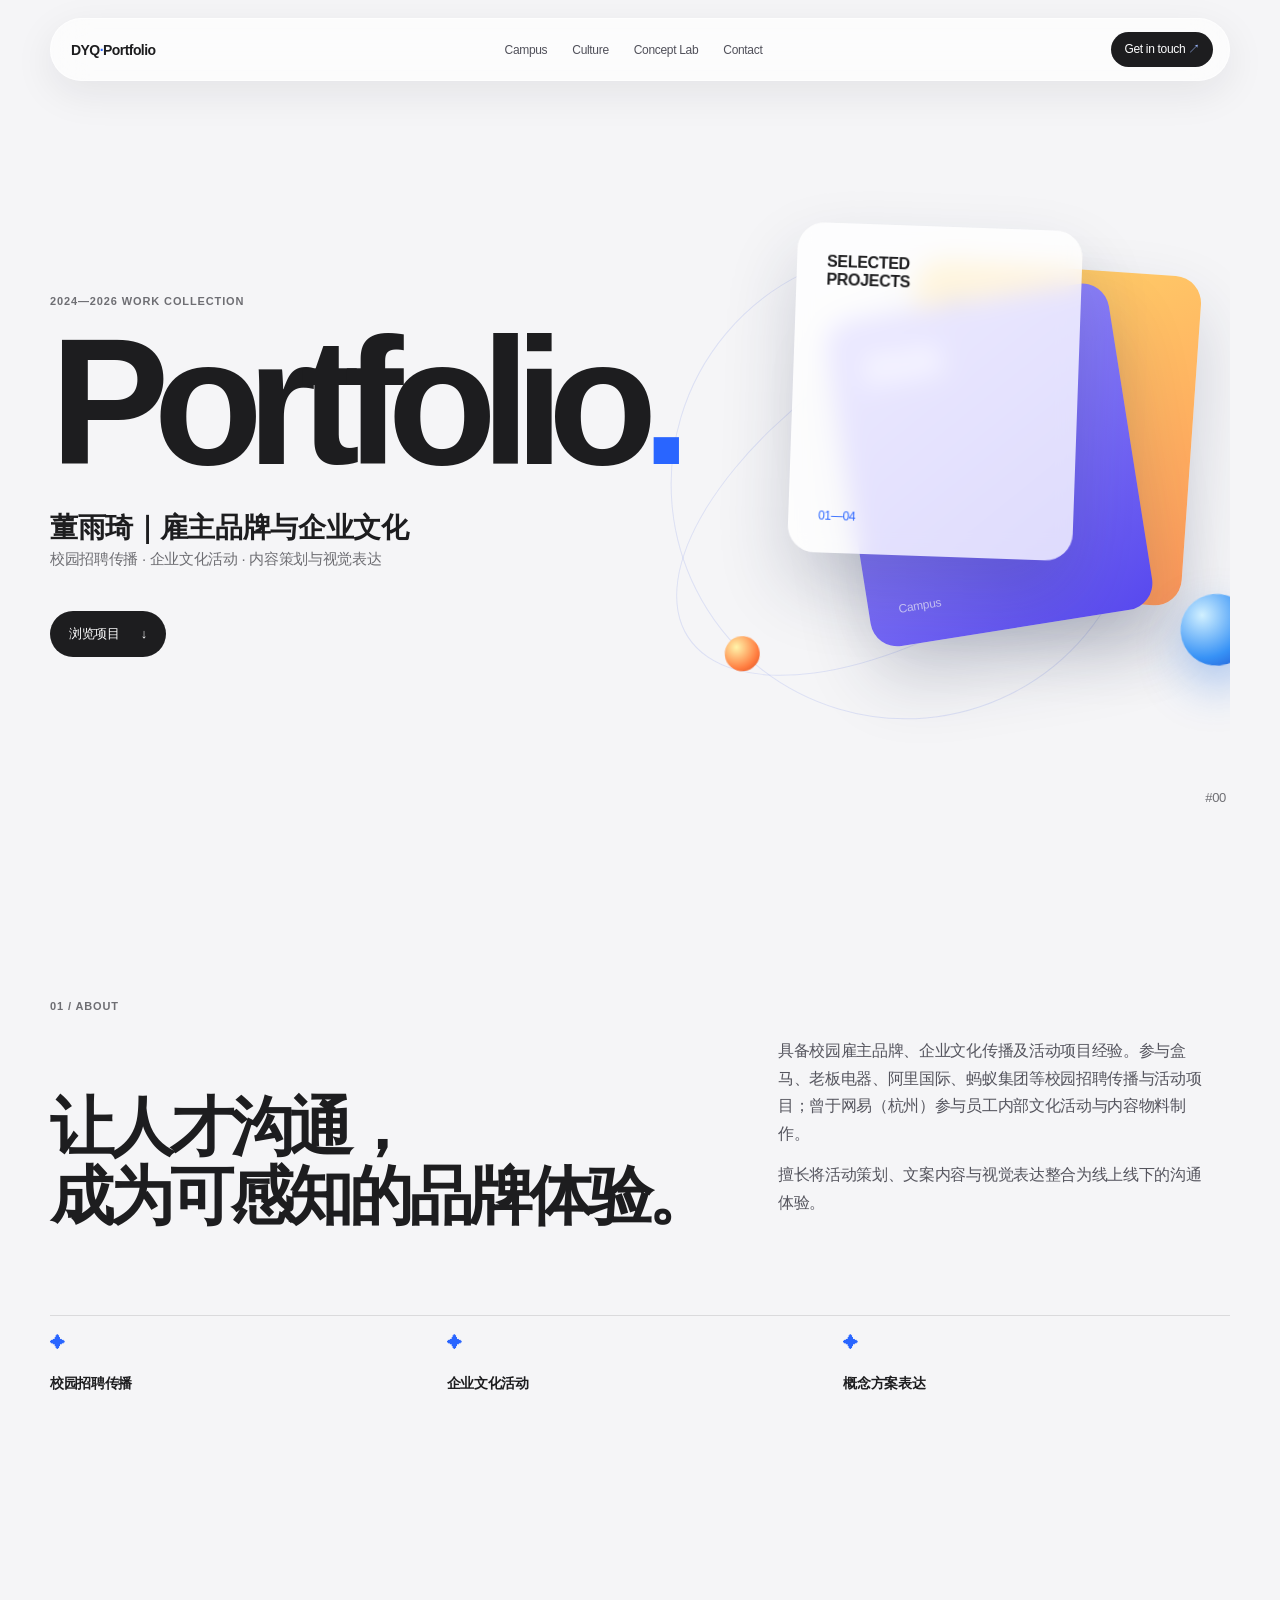
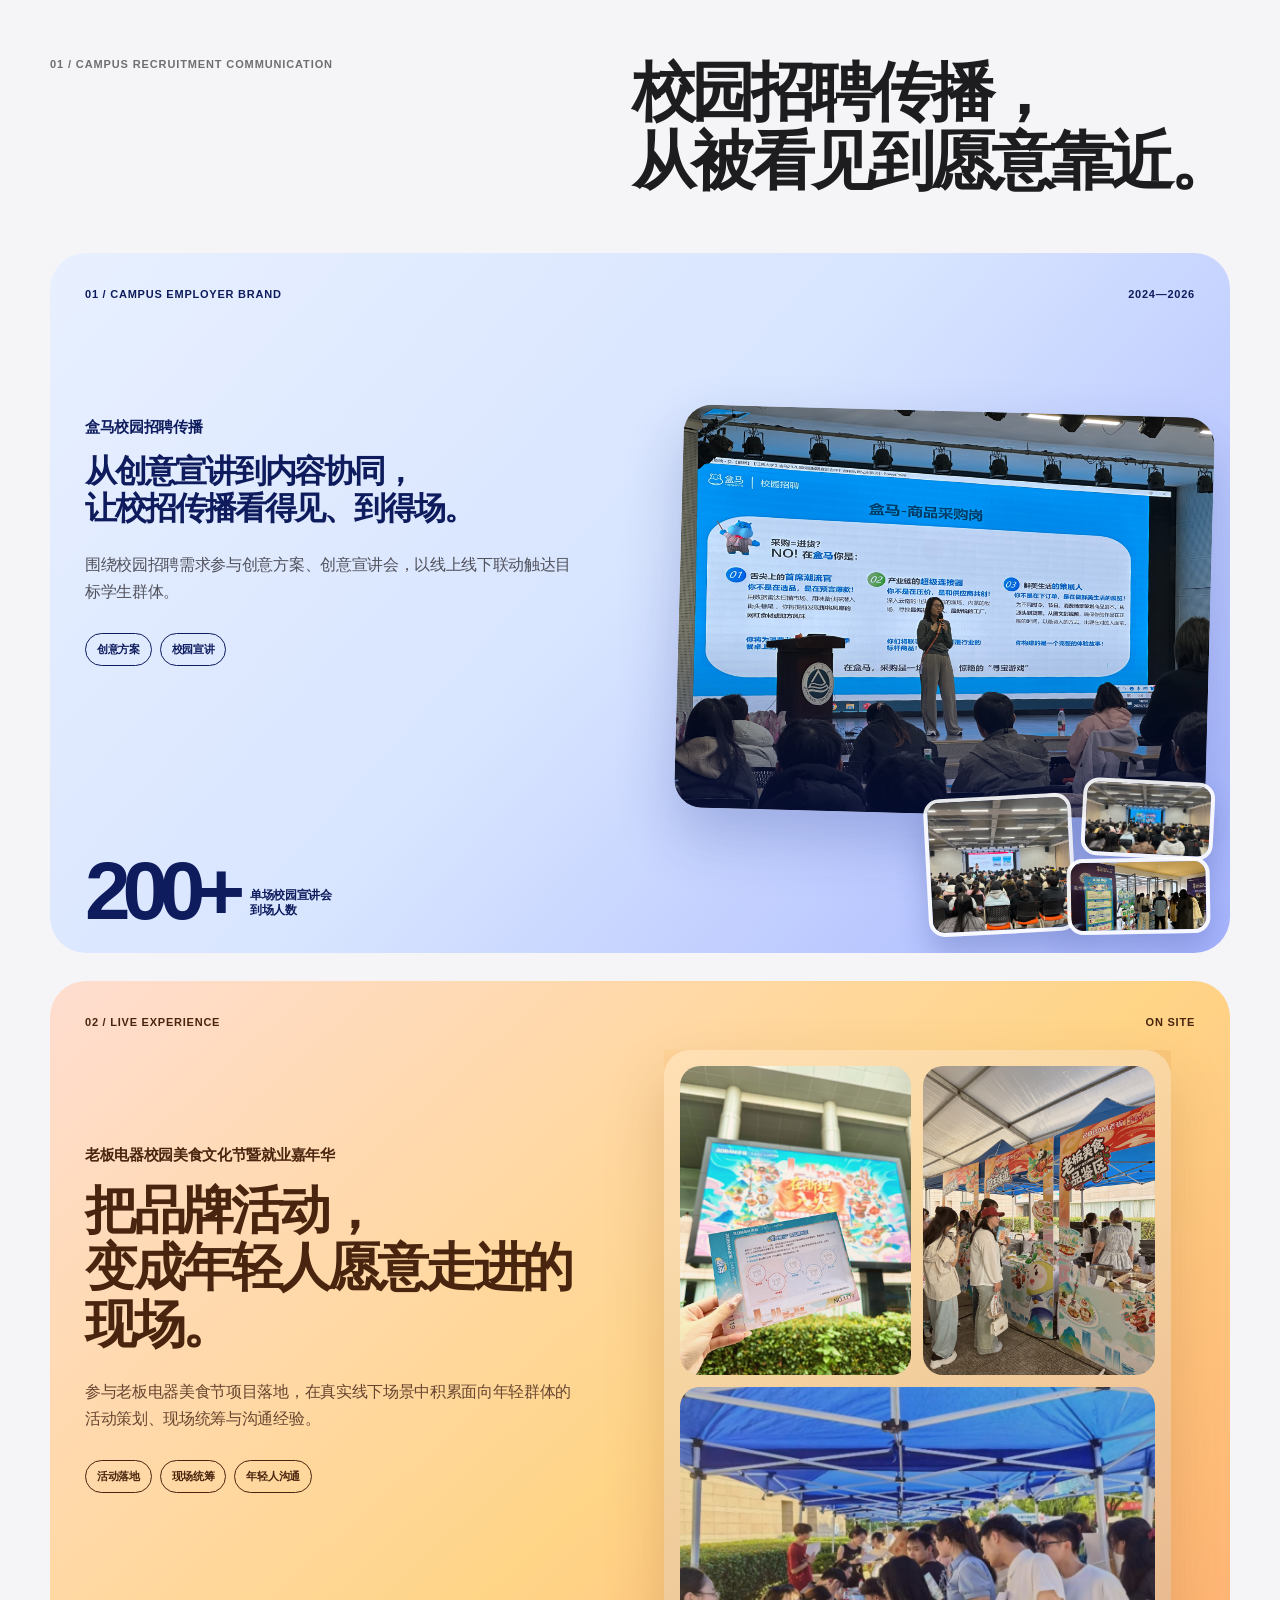
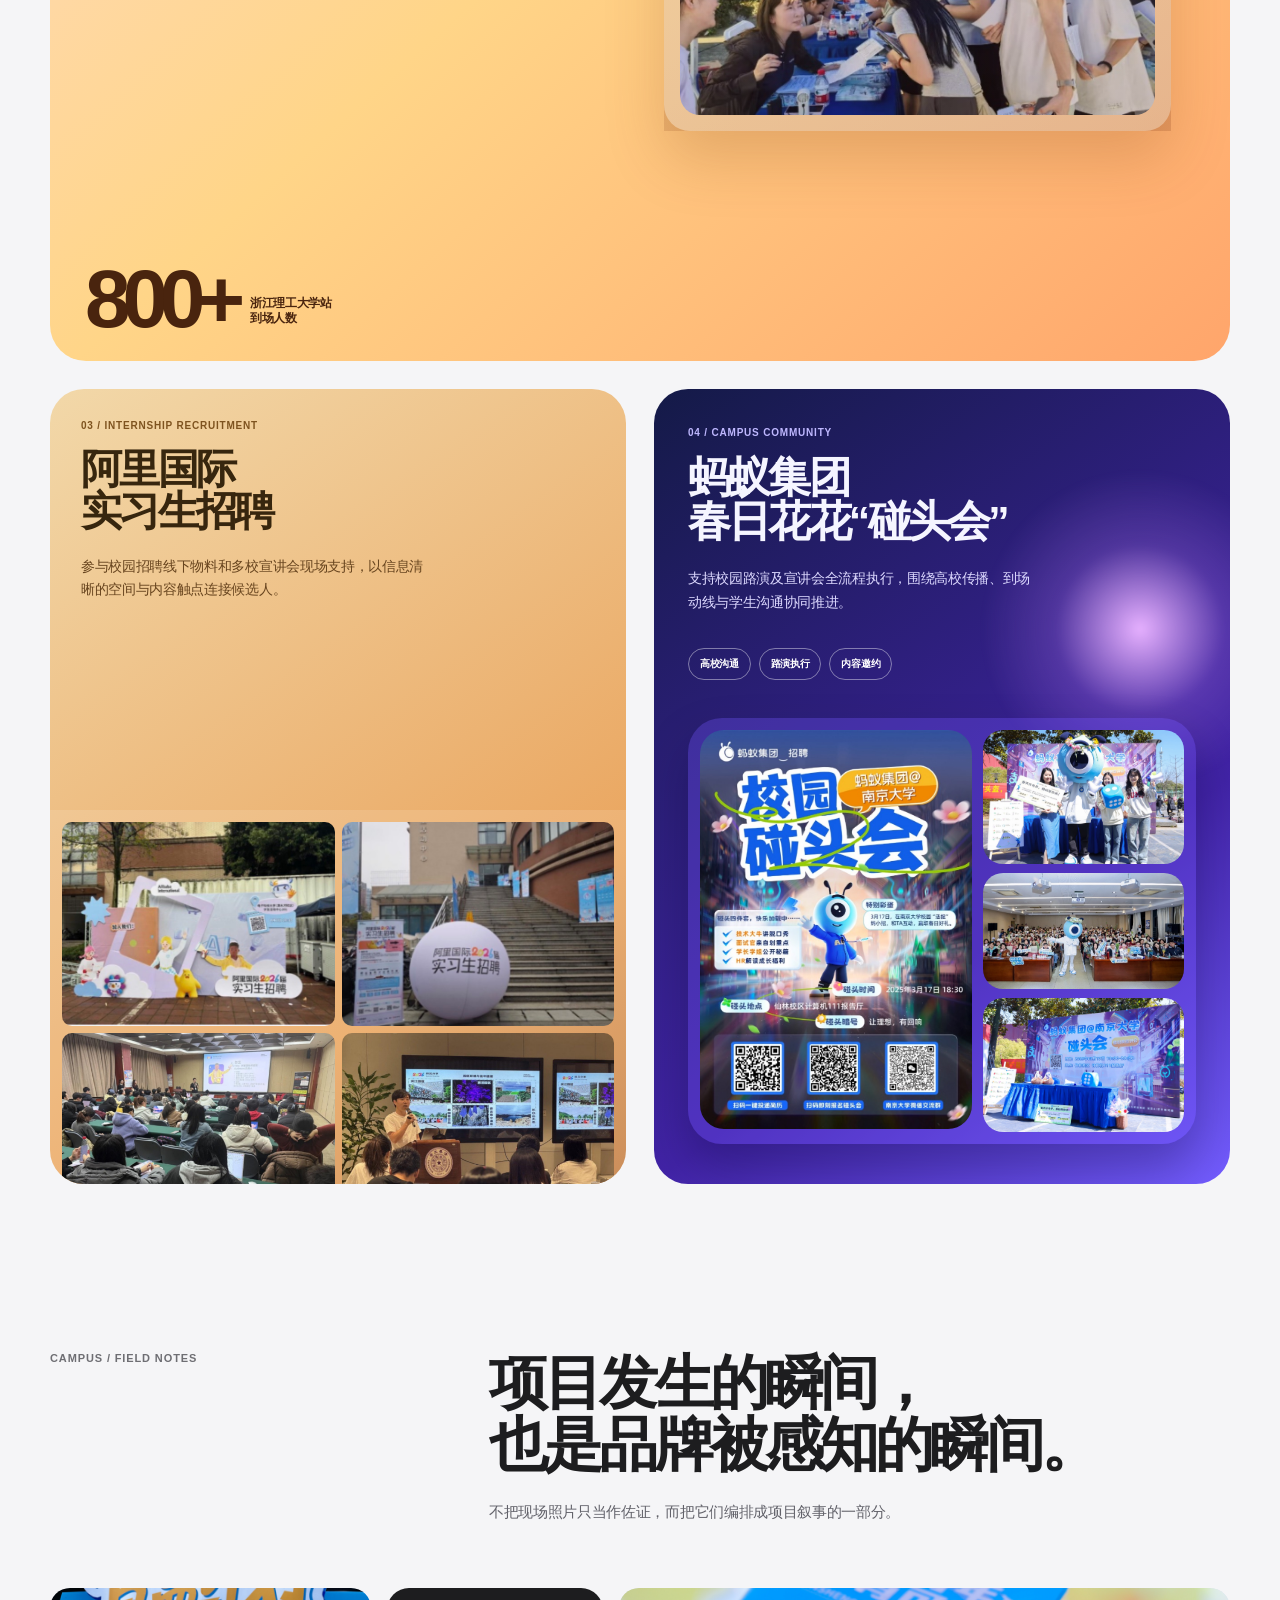
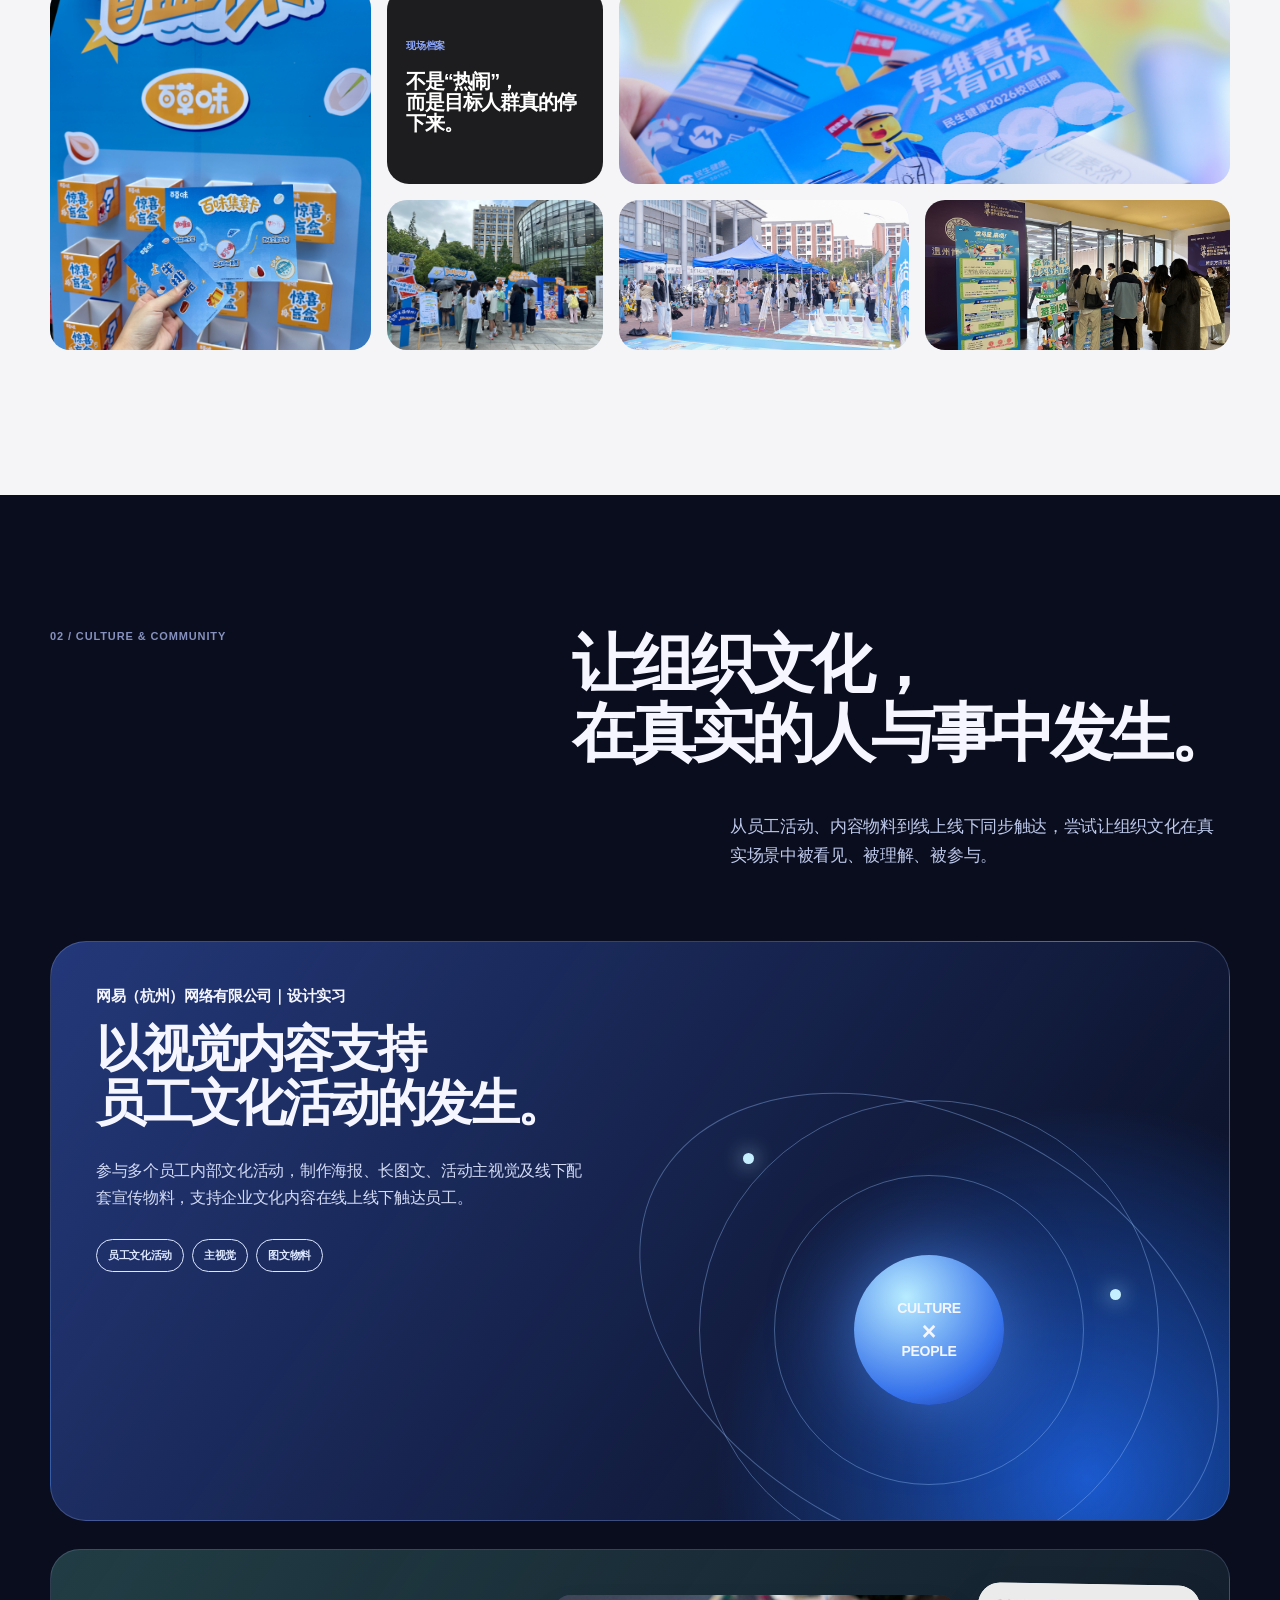
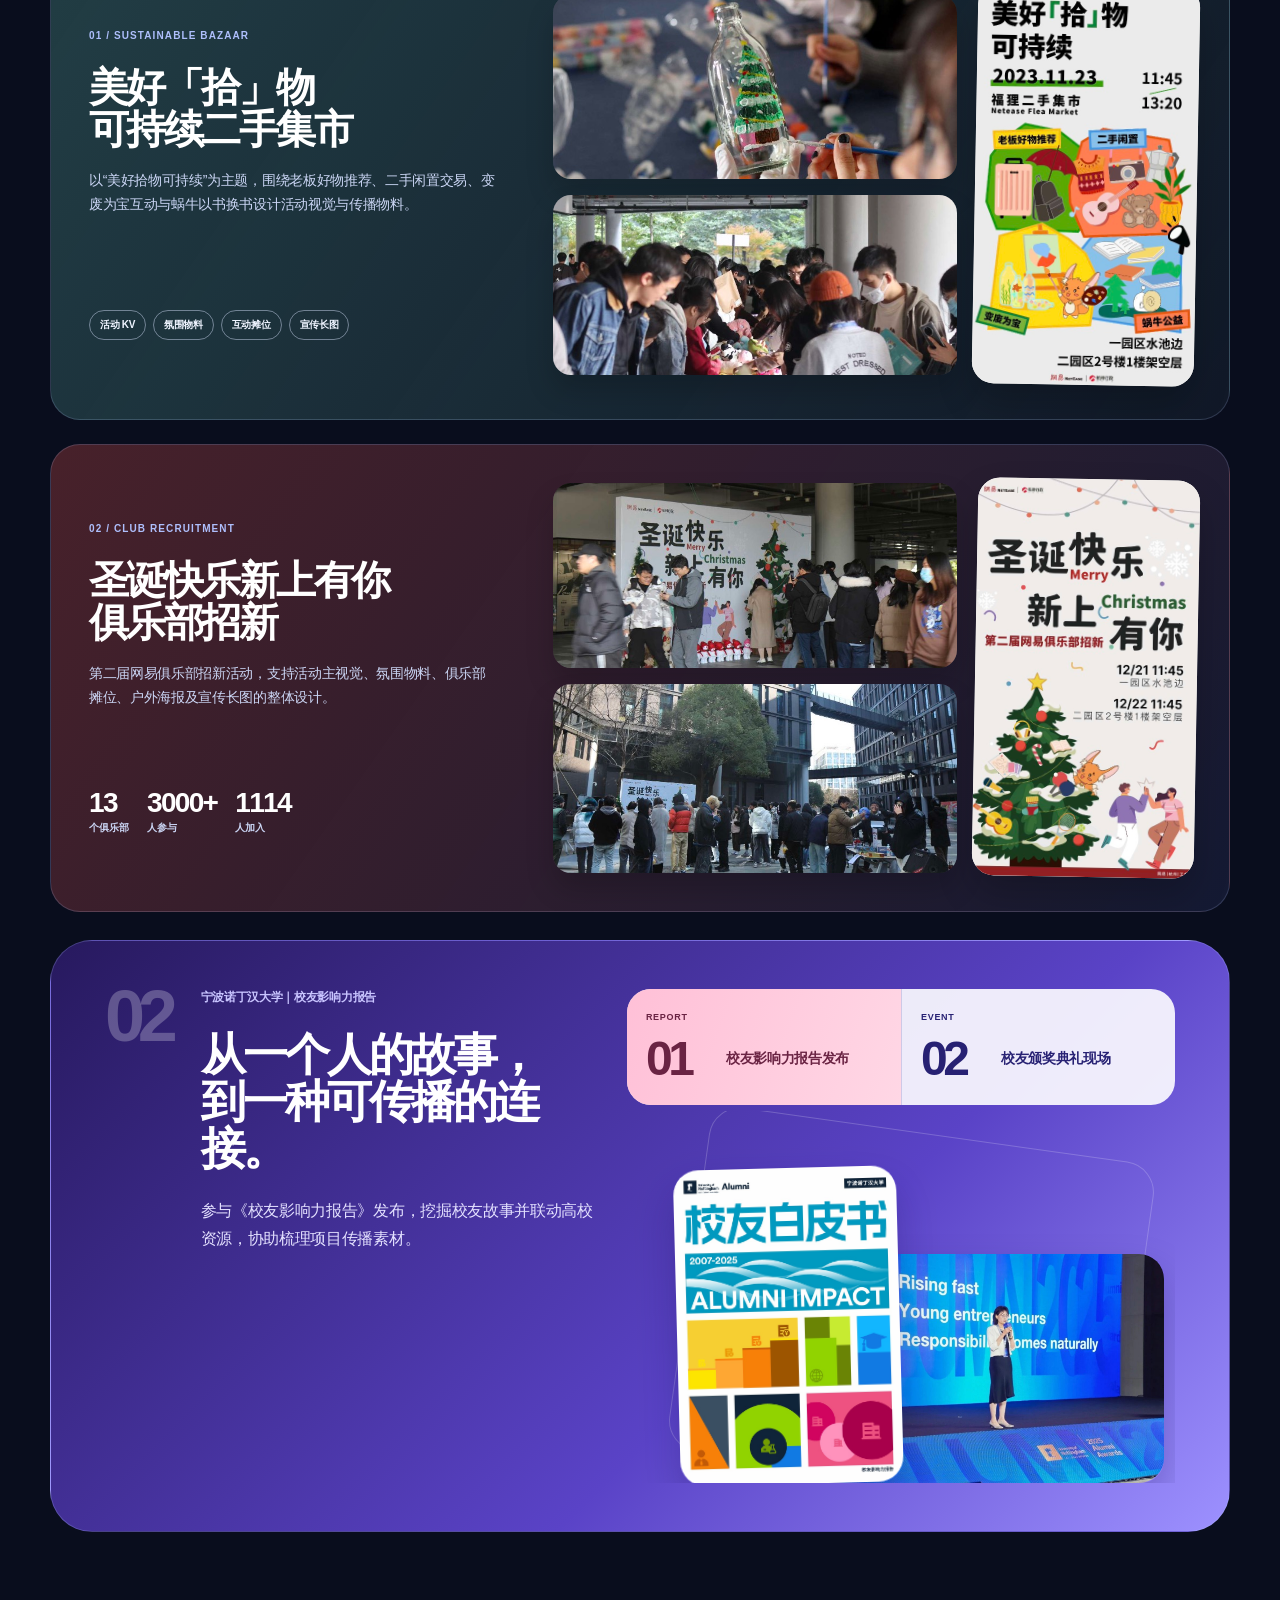
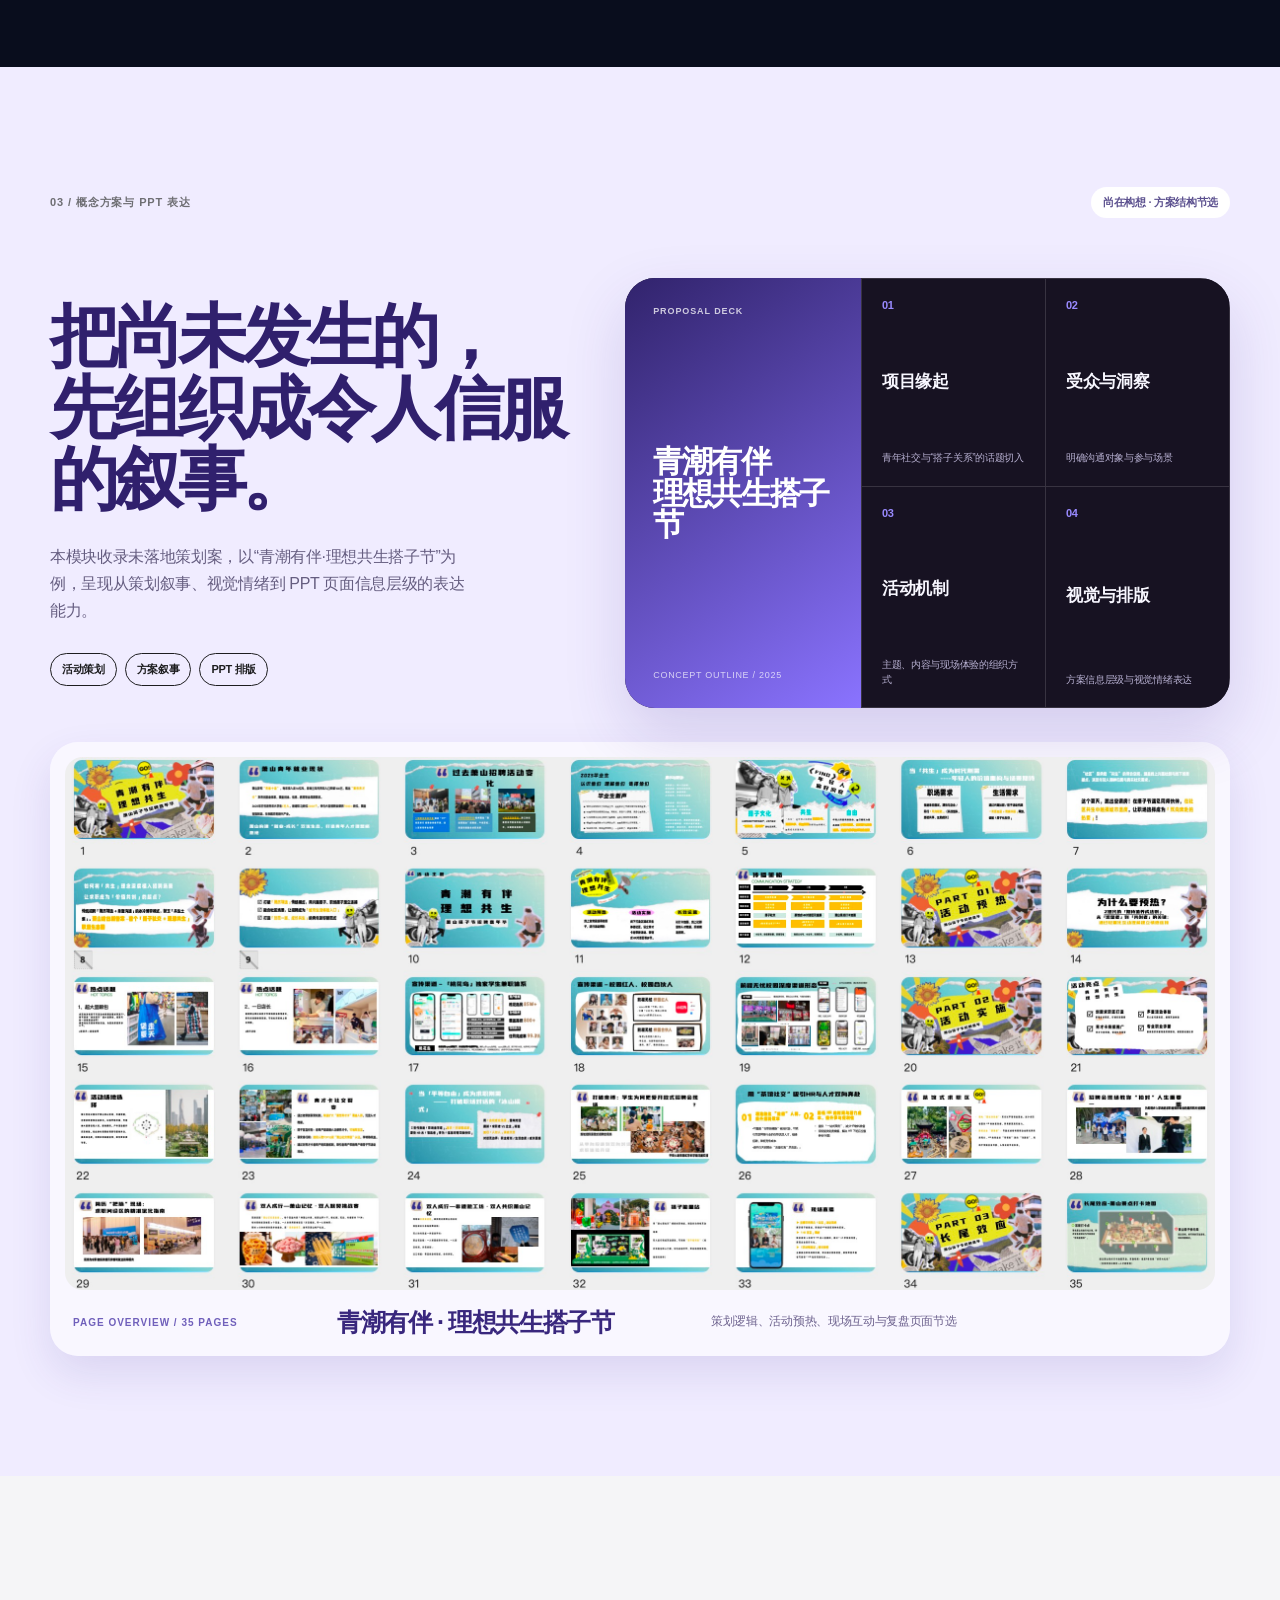
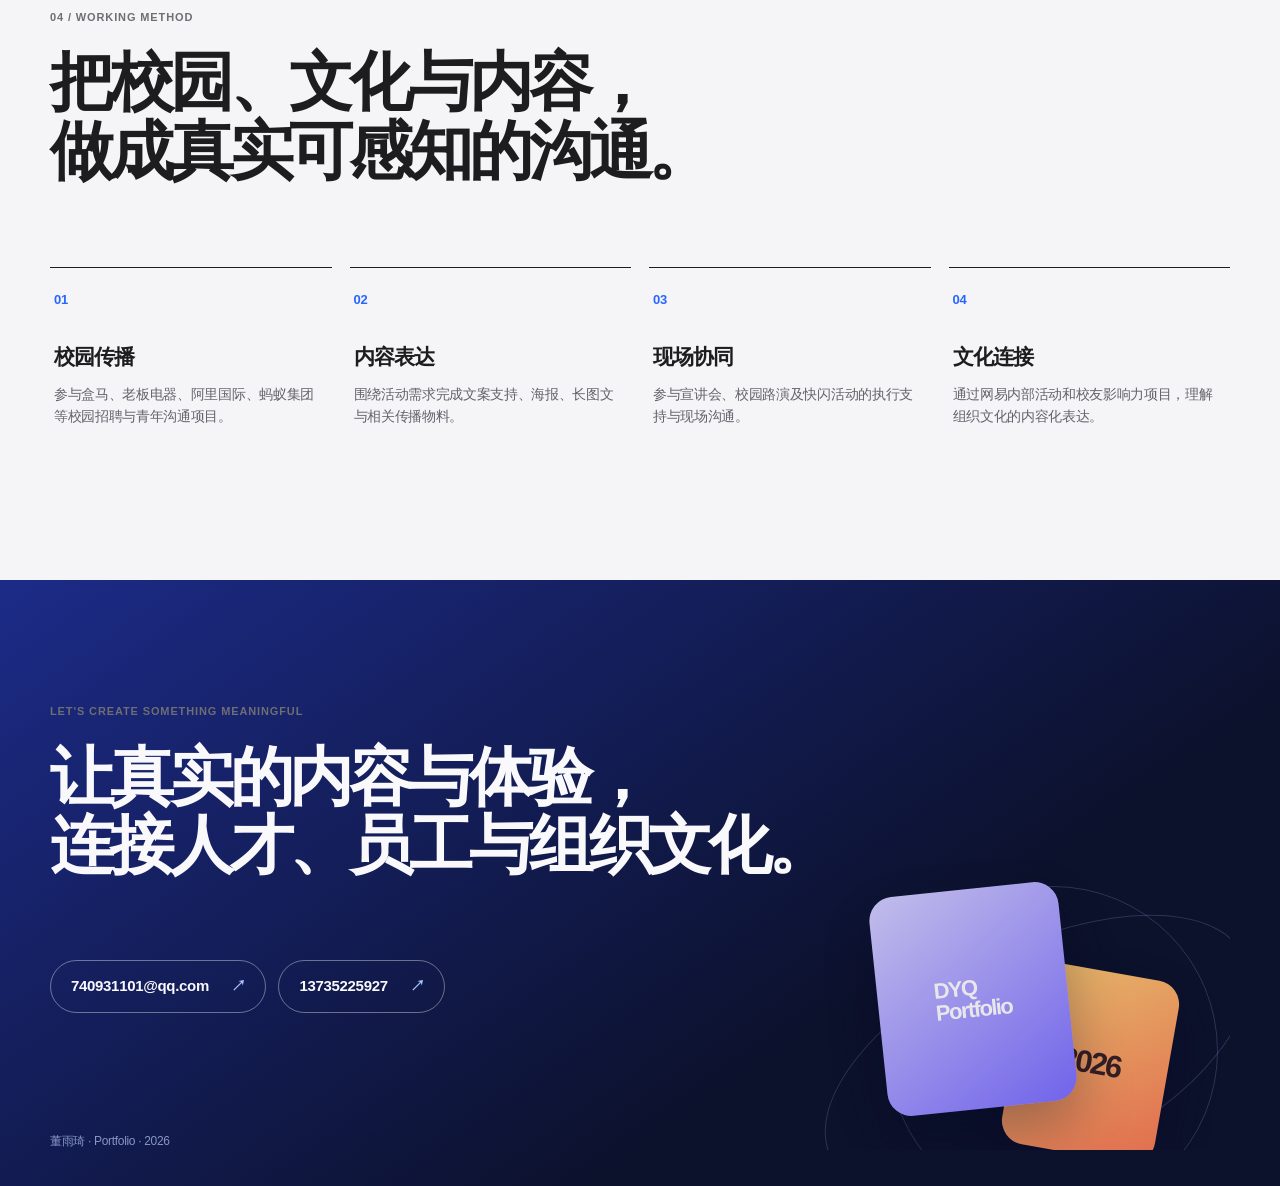
<file: index.html>
<!doctype html>
<html lang="zh-CN">
  <head>
    <base href="./" />
    <meta charset="UTF-8" />
    <meta name="viewport" content="width=device-width, initial-scale=1.0" />
    <meta name="description" content="董雨琦｜雇主品牌与企业文化作品集" />
    <title>董雨琦｜Portfolio</title>
    <link rel="stylesheet" href="styles.css" />
  </head>
  <body>
    <header class="site-header">
      <a class="brand" href="#top" aria-label="返回首页">DYQ<span>·</span>Portfolio</a>
      <nav aria-label="主导航">
        <a href="#campus">Campus</a>
        <a href="#culture">Culture</a>
        <a href="#concept-lab">Concept Lab</a>
        <a href="#contact">Contact</a>
      </nav>
      <a class="nav-contact" href="#contact">Get in touch <span>↗</span></a>
    </header>

    <main id="top">
      <section class="hero section-shell" aria-labelledby="hero-title">
        <div class="hero-copy">
          <p class="eyebrow">2024—2026 WORK COLLECTION</p>
          <h1 id="hero-title">Portfolio<span class="period">.</span></h1>
          <p class="hero-intro">董雨琦｜雇主品牌与企业文化</p>
          <p class="hero-note">校园招聘传播 · 企业文化活动 · 内容策划与视觉表达</p>
          <a class="pill-link" href="#campus">浏览项目 <span>↓</span></a>
        </div>
        <div class="hero-object" aria-hidden="true">
          <div class="orbit orbit-one"></div>
          <div class="orbit orbit-two"></div>
          <div class="paper-card card-back">
            <span>2024</span>
            <small>Culture</small>
          </div>
          <div class="paper-card card-middle">
            <span>2025</span>
            <small>Campus</small>
          </div>
          <div class="paper-card card-front">
            <b>SELECTED<br />PROJECTS</b>
            <i>01—04</i>
          </div>
          <div class="glass-orb orb-blue"></div>
          <div class="glass-orb orb-orange"></div>
        </div>
        <span class="hero-index">#00</span>
      </section>

      <section class="intro section-shell" id="about" aria-labelledby="intro-title">
        <p class="section-number">01 / ABOUT</p>
        <div class="intro-grid">
          <h2 id="intro-title">让人才沟通，<br />成为可感知的品牌体验。</h2>
          <div class="intro-body">
            <p>具备校园雇主品牌、企业文化传播及活动项目经验。参与盒马、老板电器、阿里国际、蚂蚁集团等校园招聘传播与活动项目；曾于网易（杭州）参与员工内部文化活动与内容物料制作。</p>
            <p>擅长将活动策划、文案内容与视觉表达整合为线上线下的沟通体验。</p>
          </div>
        </div>
        <div class="capability-row" role="list" aria-label="核心能力">
          <span role="listitem">校园招聘传播</span>
          <span role="listitem">企业文化活动</span>
          <span role="listitem">概念方案表达</span>
        </div>
      </section>

      <section class="project-section section-shell" id="campus" aria-labelledby="work-title">
        <div class="section-heading">
          <p class="section-number">01 / CAMPUS RECRUITMENT COMMUNICATION</p>
          <h2 id="work-title">校园招聘传播，<br />从被看见到愿意靠近。</h2>
        </div>

        <article class="project-card project-hema">
          <div class="project-meta">
            <p>01 / CAMPUS EMPLOYER BRAND</p>
            <span>2024—2026</span>
          </div>
          <div class="project-copy">
            <p class="project-kicker">盒马校园招聘传播</p>
            <h3><span class="hema-title-line">从创意宣讲到内容协同，</span><br />让校招传播看得见、到得场。</h3>
            <p class="project-desc">围绕校园招聘需求参与创意方案、创意宣讲会，以线上线下联动触达目标学生群体。</p>
            <div class="project-tags"><span>创意方案</span><span>校园宣讲</span></div>
          </div>
          <div class="result-lockup"><strong>200+</strong><span>单场校园宣讲会<br />到场人数</span></div>
          <div class="hema-visual hema-real">
            <figure class="hema-primary-photo"><img src="assets/hema-hero.jpg" alt="盒马校园招聘宣讲会现场" /></figure>
            <div class="hema-thumb-row" aria-label="盒马校园宣讲会现场记录">
              <img src="assets/hema-detail-01.jpg" alt="盒马校园招聘宣讲细节" />
              <img src="assets/hema-detail-02.jpg" alt="盒马校园招聘学生互动" />
              <img src="assets/hema-detail-03.jpg" alt="盒马校园招聘现场展示" />
            </div>
          </div>
        </article>

        <article class="project-card project-boss">
          <div class="project-meta">
            <p>02 / LIVE EXPERIENCE</p>
            <span>ON SITE</span>
          </div>
          <div class="project-copy">
            <p class="project-kicker">老板电器校园美食文化节暨就业嘉年华</p>
            <h3>把品牌活动，<br />变成年轻人愿意走进的现场。</h3>
            <p class="project-desc">参与老板电器美食节项目落地，在真实线下场景中积累面向年轻群体的活动策划、现场统筹与沟通经验。</p>
            <div class="project-tags"><span>活动落地</span><span>现场统筹</span><span>年轻人沟通</span></div>
          </div>
          <div class="result-lockup"><strong>800+</strong><span>浙江理工大学站<br />到场人数</span></div>
          <div class="boss-visual boss-real">
            <div class="boss-photo-grid" aria-label="老板电器美食节项目资料">
                <img src="assets/robam-03.jpg" alt="老板电器校园美食文化节活动物料" /><img src="assets/robam-02.jpg" alt="老板电器校园美食文化节互动摊位" /><img src="assets/robam-04.jpg" alt="老板电器校园美食文化节学生互动" />
            </div>
            <span>活动现场图集</span>
          </div>
        </article>

        <div class="recruitment-grid" aria-label="更多校园招聘项目">
          <article class="recruit-card recruit-ali">
            <div class="recruit-card-top"><span>03 / INTERNSHIP RECRUITMENT</span><b>阿里国际<br />实习生招聘</b></div>
            <p>参与校园招聘线下物料和多校宣讲会现场支持，以信息清晰的空间与内容触点连接候选人。</p>
            <div class="recruit-gallery gallery-four" aria-label="阿里国际实习生招聘现场图集">
              <img src="assets/alibaba-01.jpg" alt="阿里国际实习生招聘现场装置" /><img src="assets/alibaba-02.jpg" alt="阿里国际实习生招聘校园物料" /><img src="assets/alibaba-03.jpg" alt="阿里国际实习生招聘宣讲现场" /><img src="assets/alibaba-04.jpg" alt="阿里国际实习生招聘分享现场" />
            </div>
          </article>
          <article class="recruit-card recruit-ant">
            <div class="ant-glow"></div>
            <div class="recruit-card-top"><span>04 / CAMPUS COMMUNITY</span><b>蚂蚁集团<br />春日花花“碰头会”</b></div>
            <p>支持校园路演及宣讲会全流程执行，围绕高校传播、到场动线与学生沟通协同推进。</p>
            <div class="ant-pills"><span>高校沟通</span><span>路演执行</span><span>内容邀约</span></div>
            <div class="recruit-gallery gallery-ant" aria-label="蚂蚁集团春日花花碰头会现场图集">
              <figure class="ant-poster"><img src="assets/ant-01.jpg" alt="蚂蚁集团春日花花碰头会海报" /></figure>
              <div class="ant-scenes"><img src="assets/ant-04.jpg" alt="蚂蚁集团春日花花碰头会互动现场" /><img src="assets/ant-03.jpg" alt="蚂蚁集团春日花花碰头会合影" /><img src="assets/ant-02.jpg" alt="蚂蚁集团春日花花碰头会主舞台" /></div>
            </div>
          </article>
        </div>
      </section>

      <section class="field-notes section-shell" aria-labelledby="field-notes-title">
        <div class="field-notes-head">
          <p class="section-number">CAMPUS / FIELD NOTES</p>
          <div><h2 id="field-notes-title">项目发生的瞬间，<br />也是品牌被感知的瞬间。</h2><p>不把现场照片只当作佐证，而把它们编排成项目叙事的一部分。</p></div>
        </div>
        <div class="field-notes-grid">
          <figure class="note-photo note-photo-tall"><img src="assets/hema-note-02.jpg" alt="盒马校园招聘现场物料细节" /></figure>
          <div class="note-copy-block"><span>现场档案</span><b>不是“热闹”，<br />而是目标人群真的停下来。</b></div>
          <figure class="note-photo note-photo-wide"><img src="assets/hema-note-01.jpg" alt="盒马校园招聘宣讲会现场" /></figure>
          <figure class="note-photo note-photo-entry"><img src="assets/hema-note-03.jpg" alt="盒马校园招聘现场互动" /></figure>
          <figure class="note-photo note-photo-role"><img src="assets/hema-note-04.jpg" alt="盒马校园招聘快闪活动" /></figure>
          <figure class="note-photo note-photo-talk"><img src="assets/hema-detail-03.jpg" alt="盒马校园招聘活动展示" /></figure>
        </div>
      </section>

      <section class="culture-section" id="culture" aria-labelledby="culture-title">
        <div class="section-shell culture-wrap">
          <div class="section-heading">
            <p class="section-number">02 / CULTURE &amp; COMMUNITY</p>
            <h2 id="culture-title">让组织文化，<br />在真实的人与事中发生。</h2>
          </div>
          <div class="culture-statement">
            <p>从员工活动、内容物料到线上线下同步触达，尝试让组织文化在真实场景中被看见、被理解、被参与。</p>
          </div>
          <article class="culture-card">
            <div class="culture-card-copy">
              <p class="project-kicker">网易（杭州）网络有限公司｜设计实习</p>
              <h3>以视觉内容支持<br />员工文化活动的发生。</h3>
              <p>参与多个员工内部文化活动，制作海报、长图文、活动主视觉及线下配套宣传物料，支持企业文化内容在线上线下触达员工。</p>
              <div class="project-tags light-tags"><span>员工文化活动</span><span>主视觉</span><span>图文物料</span></div>
            </div>
            <div class="culture-orbit" aria-hidden="true">
              <div class="orbit-line line-1"></div><div class="orbit-line line-2"></div><div class="orbit-line line-3"></div>
              <span class="culture-dot dot-1"></span><span class="culture-dot dot-2"></span><span class="culture-dot dot-3"></span>
              <div class="culture-centre">CULTURE<br /><em>×</em> PEOPLE</div>
            </div>
          </article>
          <div class="netease-case-grid" aria-label="网易内部文化活动项目展示">
            <article class="netease-case netease-bazaar">
              <div class="netease-case-copy"><span>01 / SUSTAINABLE BAZAAR</span><h3>美好「拾」物<br />可持续二手集市</h3><p>以“美好拾物可持续”为主题，围绕老板好物推荐、二手闲置交易、变废为宝互动与蜗牛以书换书设计活动视觉与传播物料。</p><div class="case-tags"><i>活动 KV</i><i>氛围物料</i><i>互动摊位</i><i>宣传长图</i></div></div>
              <div class="netease-case-visual"><figure class="case-poster"><img src="assets/netease-bazaar-poster.jpg" alt="网易美好拾物可持续二手集市海报" /></figure><div class="case-scenes"><img src="assets/netease-bazaar-workshop.jpg" alt="网易二手集市变废为宝互动" /><img src="assets/netease-bazaar-crowd.jpg" alt="网易二手集市现场人群" /></div></div>
            </article>
            <article class="netease-case netease-club">
              <div class="netease-case-copy"><span>02 / CLUB RECRUITMENT</span><h3>圣诞快乐新上有你<br />俱乐部招新</h3><p>第二届网易俱乐部招新活动，支持活动主视觉、氛围物料、俱乐部摊位、户外海报及宣传长图的整体设计。</p><div class="case-stat-row"><b>13<em>个俱乐部</em></b><b>3000+<em>人参与</em></b><b>1114<em>人加入</em></b></div></div>
              <div class="netease-case-visual"><figure class="case-poster"><img src="assets/netease-club-poster.jpg" alt="网易俱乐部招新海报" /></figure><div class="case-scenes"><img src="assets/netease-club-onsite-close.jpg" alt="网易俱乐部招新签到现场" /><img src="assets/netease-club-onsite-wide.jpg" alt="网易俱乐部招新人群现场" /></div></div>
            </article>
          </div>
          <article class="alumni-feature">
            <div class="alumni-index">02</div>
            <div class="alumni-copy"><p>宁波诺丁汉大学｜校友影响力报告</p><h3>从一个人的故事，<br />到一种可传播的连接。</h3><span>参与《校友影响力报告》发布，挖掘校友故事并联动高校资源，协助梳理项目传播素材。</span></div>
            <div class="alumni-assets">
              <div class="alumni-markers" aria-label="项目内容"><span><i>REPORT</i><b>01</b><em>校友影响力报告发布</em></span><span><i>EVENT</i><b>02</b><em>校友颁奖典礼现场</em></span></div>
              <div class="alumni-visual-pair"><figure class="alumni-slot alumni-report-slot"><img src="assets/alumni-report-cover.jpg" alt="宁波诺丁汉大学校友影响力报告封面" /></figure><figure class="alumni-slot alumni-ceremony-slot"><img src="assets/alumni-ceremony.jpg" alt="校友影响力报告颁奖典礼现场" /></figure></div>
            </div>
          </article>
        </div>
      </section>

      <section class="concept-section" id="concept-lab" aria-labelledby="concept-title">
        <div class="section-shell concept-wrap">
          <div class="concept-heading"><p class="section-number">03 / 概念方案与 PPT 表达</p><span>尚在构想 · 方案结构节选</span></div>
          <div class="concept-main">
            <div><h2 id="concept-title">把尚未发生的，<br />先组织成令人信服的叙事。</h2><p>本模块收录未落地策划案，以“青潮有伴·理想共生搭子节”为例，呈现从策划叙事、视觉情绪到 PPT 页面信息层级的表达能力。</p><div class="project-tags"><span>活动策划</span><span>方案叙事</span><span>PPT 排版</span></div></div>
            <div class="deck-outline" aria-label="青潮有伴 PPT 方案大纲"><div class="deck-cover"><span>PROPOSAL DECK</span><b>青潮有伴<br />理想共生搭子节</b><em>CONCEPT OUTLINE / 2025</em></div><ol><li><span>01</span><b>项目缘起</b><small>青年社交与“搭子关系”的话题切入</small></li><li><span>02</span><b>受众与洞察</b><small>明确沟通对象与参与场景</small></li><li><span>03</span><b>活动机制</b><small>主题、内容与现场体验的组织方式</small></li><li><span>04</span><b>视觉与排版</b><small>方案信息层级与视觉情绪表达</small></li></ol></div>
          </div>
          <figure class="concept-overview" aria-label="青潮有伴方案 PPT 页面大纲"><img src="assets/qingchao-deck-overview.jpg" alt="青潮有伴理想共生搭子节策划方案页面大纲" /><figcaption><span>PAGE OVERVIEW / 35 PAGES</span><b>青潮有伴 · 理想共生搭子节</b><em>策划逻辑、活动预热、现场互动与复盘页面节选</em></figcaption></figure>
        </div>
      </section>

      <section class="approach section-shell" aria-labelledby="approach-title">
        <p class="section-number">04 / WORKING METHOD</p>
        <h2 id="approach-title">把校园、文化与内容，<br />做成真实可感知的沟通。</h2>
        <div class="approach-grid">
          <div><b>01</b><h3>校园传播</h3><p>参与盒马、老板电器、阿里国际、蚂蚁集团等校园招聘与青年沟通项目。</p></div>
          <div><b>02</b><h3>内容表达</h3><p>围绕活动需求完成文案支持、海报、长图文与相关传播物料。</p></div>
          <div><b>03</b><h3>现场协同</h3><p>参与宣讲会、校园路演及快闪活动的执行支持与现场沟通。</p></div>
          <div><b>04</b><h3>文化连接</h3><p>通过网易内部活动和校友影响力项目，理解组织文化的内容化表达。</p></div>
        </div>
      </section>

      <section class="closing" id="contact">
        <div class="section-shell closing-wrap">
          <div class="closing-object" aria-hidden="true"><span class="closing-orbit orbit-a"></span><span class="closing-orbit orbit-b"></span><span class="closing-card closing-card-back">2026</span><span class="closing-card closing-card-front">DYQ<br />Portfolio</span></div>
          <p class="eyebrow">LET'S CREATE SOMETHING MEANINGFUL</p>
          <h2>让真实的内容与体验，<br />连接人才、员工与组织文化。</h2>
          <div class="contact-row">
            <a href="mailto:740931101@qq.com">740931101@qq.com <span>↗</span></a>
            <a href="tel:13735225927">13735225927 <span>↗</span></a>
          </div>
          <p class="footer-mark">董雨琦 · Portfolio · 2026</p>
        </div>
      </section>
    </main>
  </body>
</html>
</file>
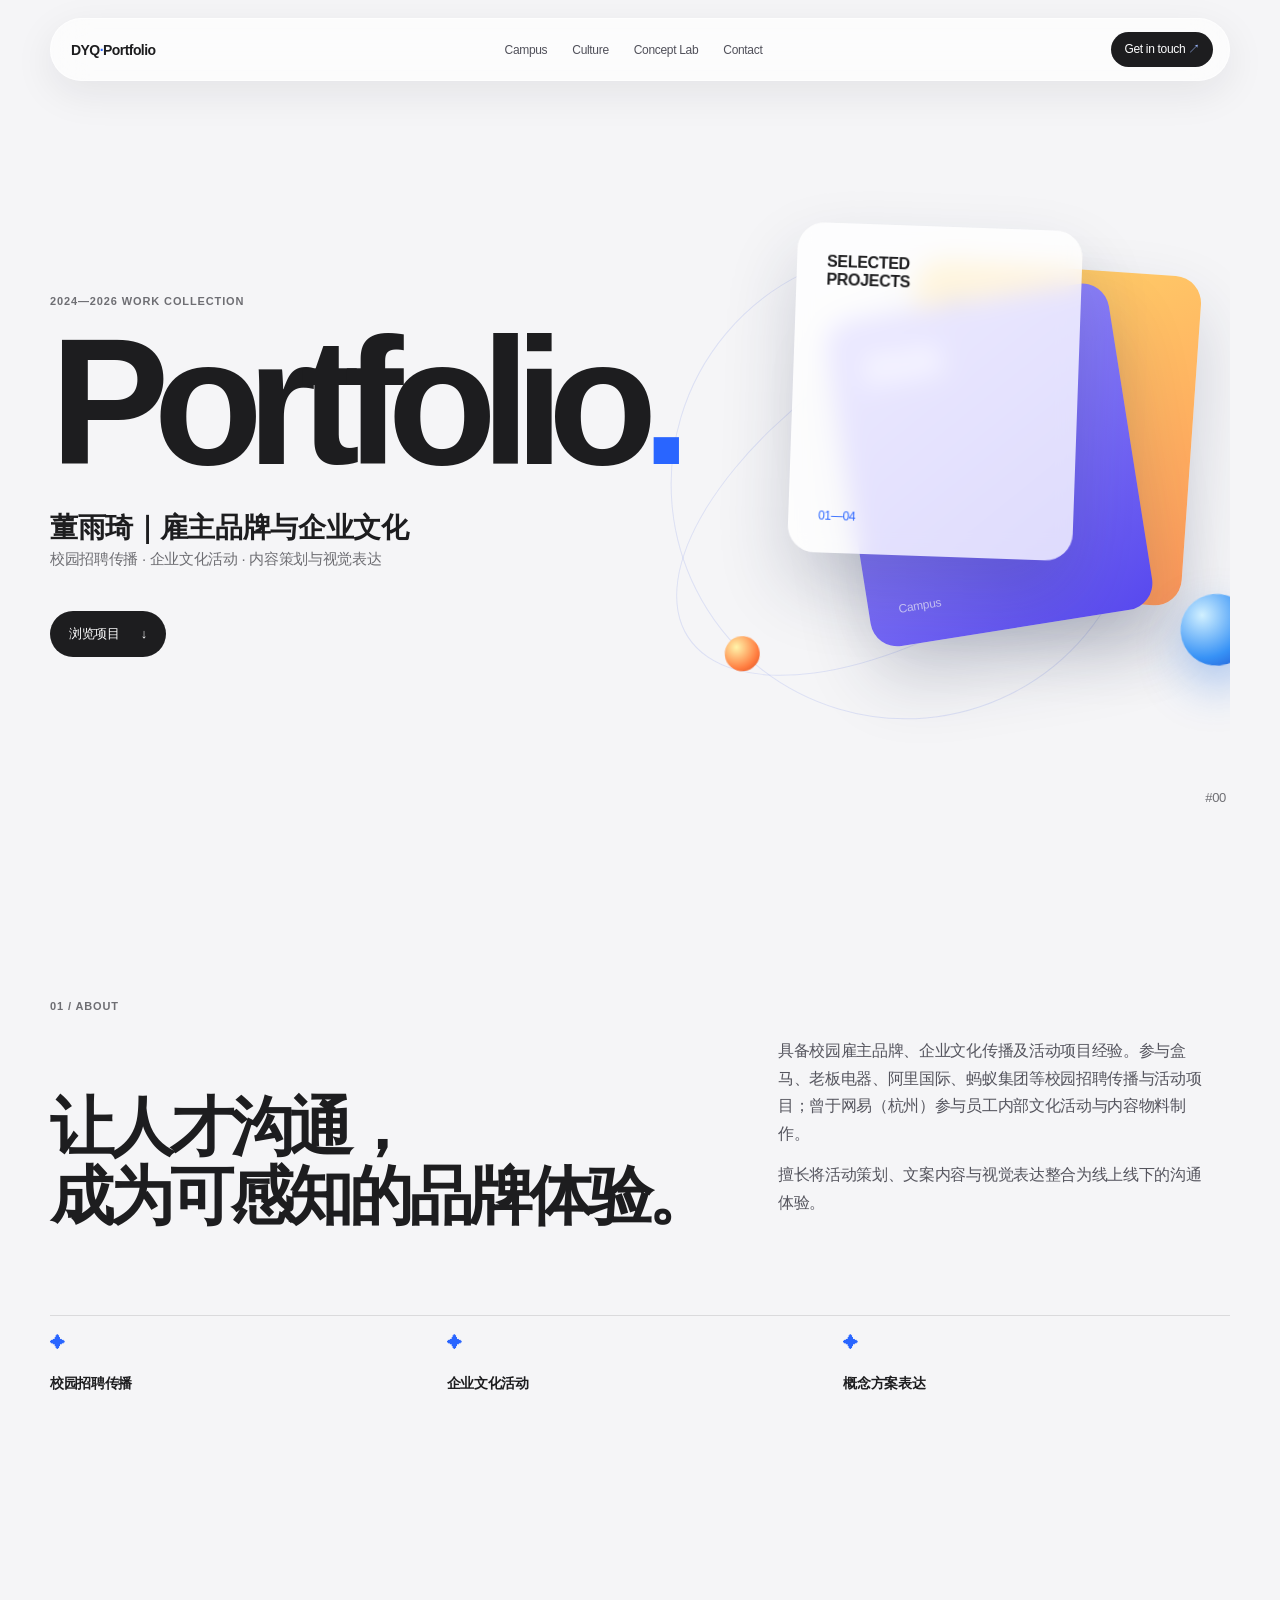
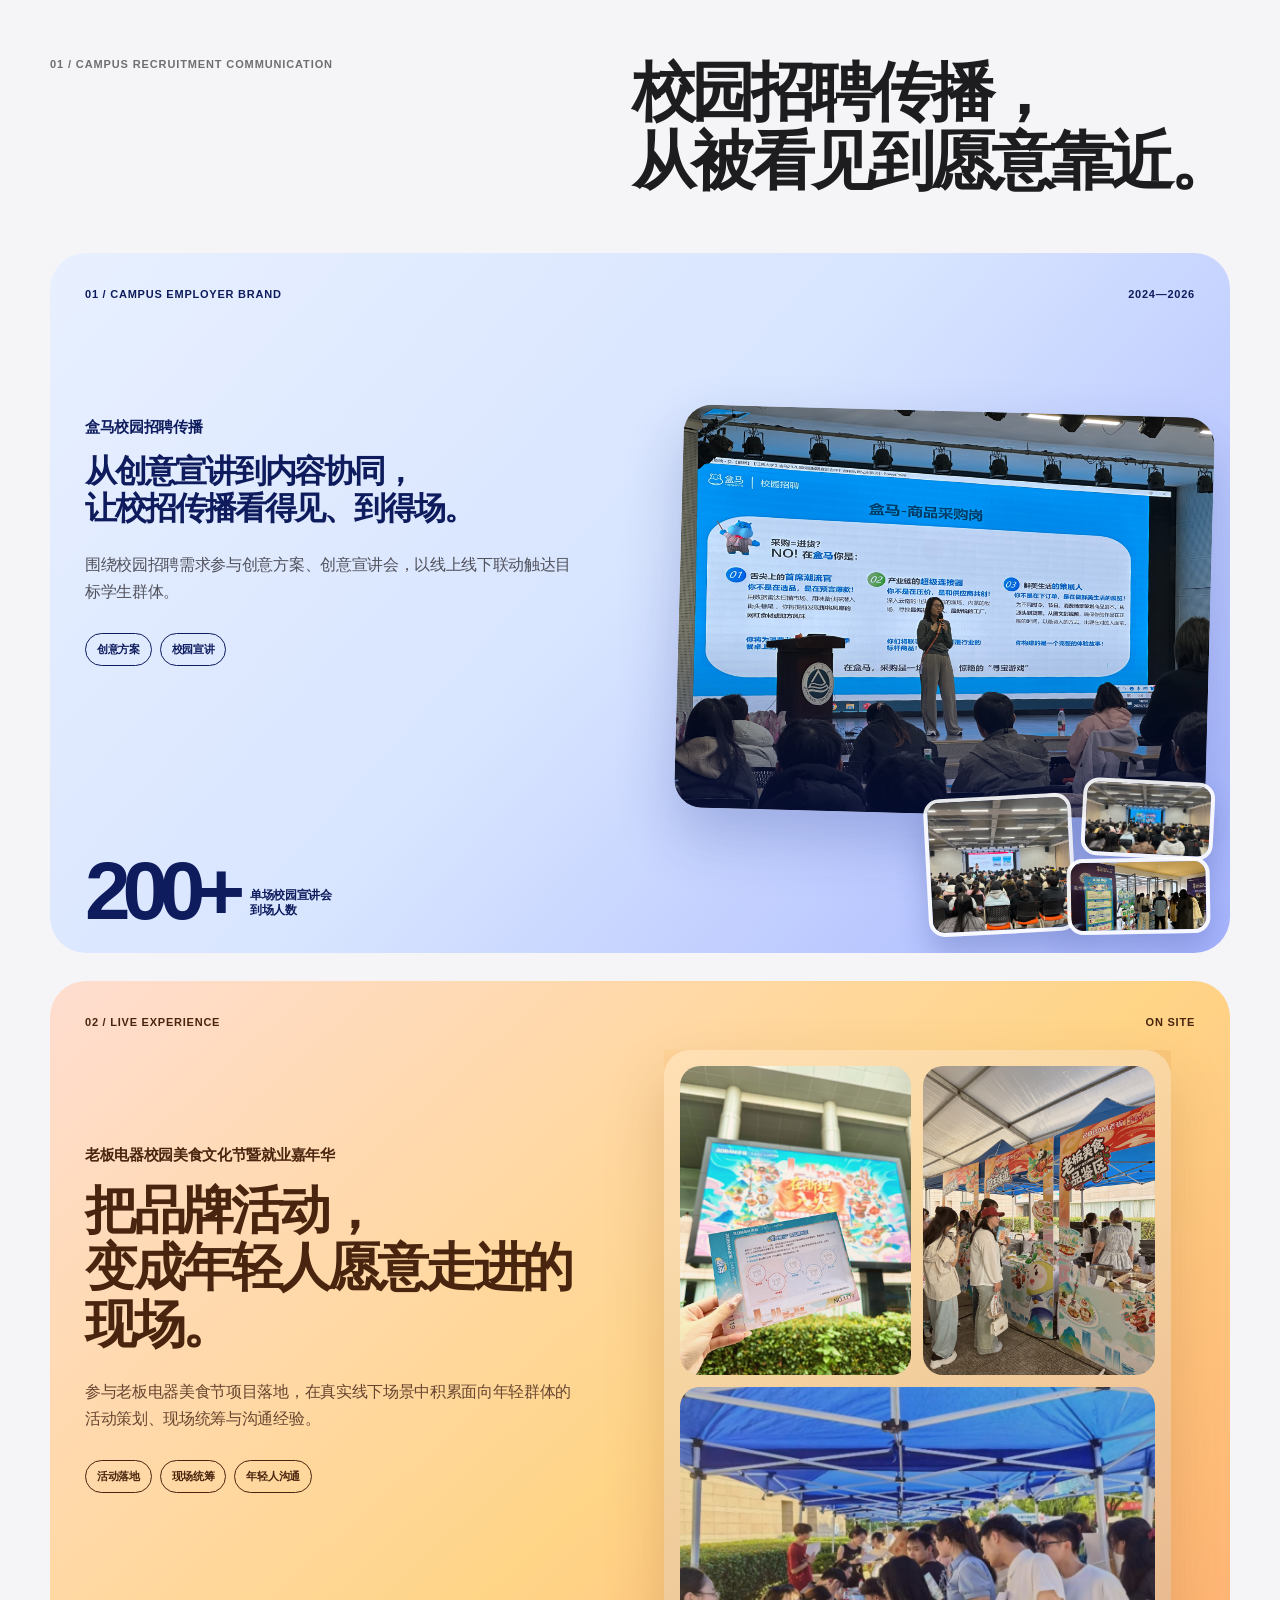
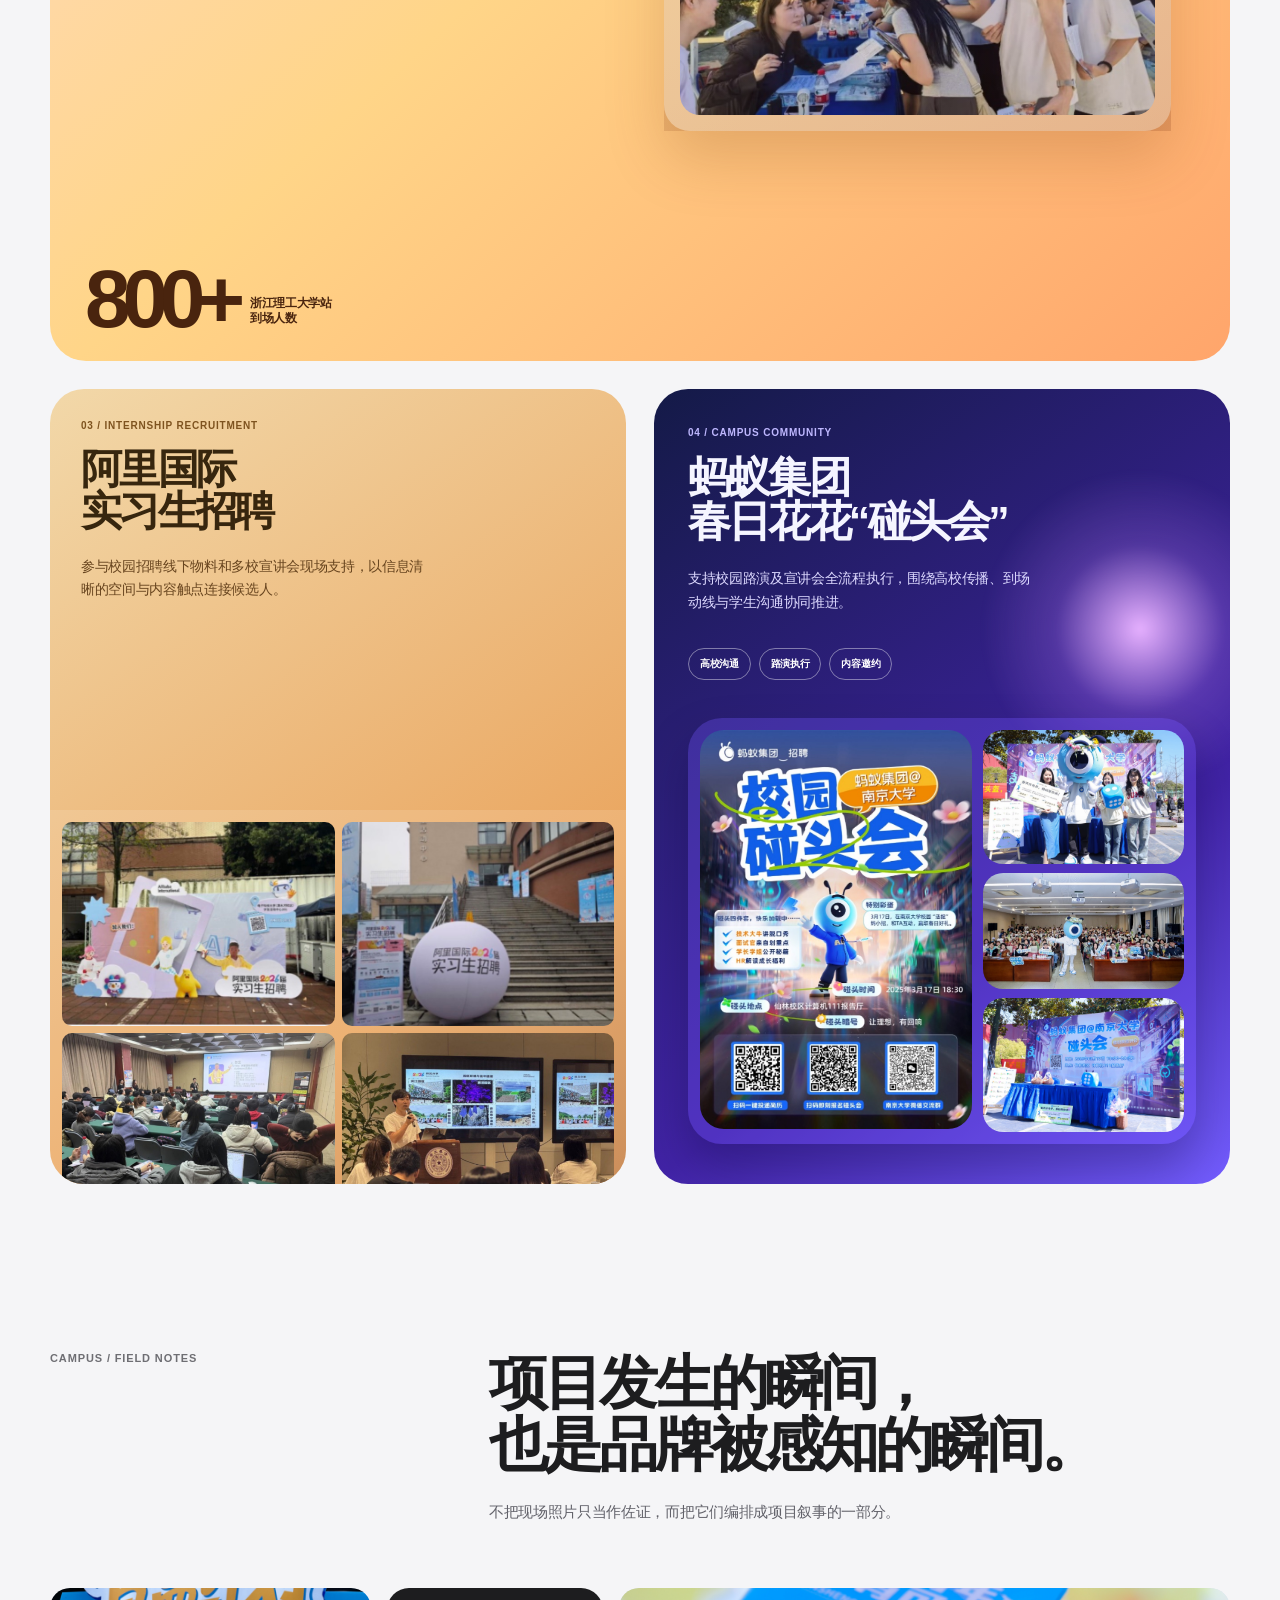
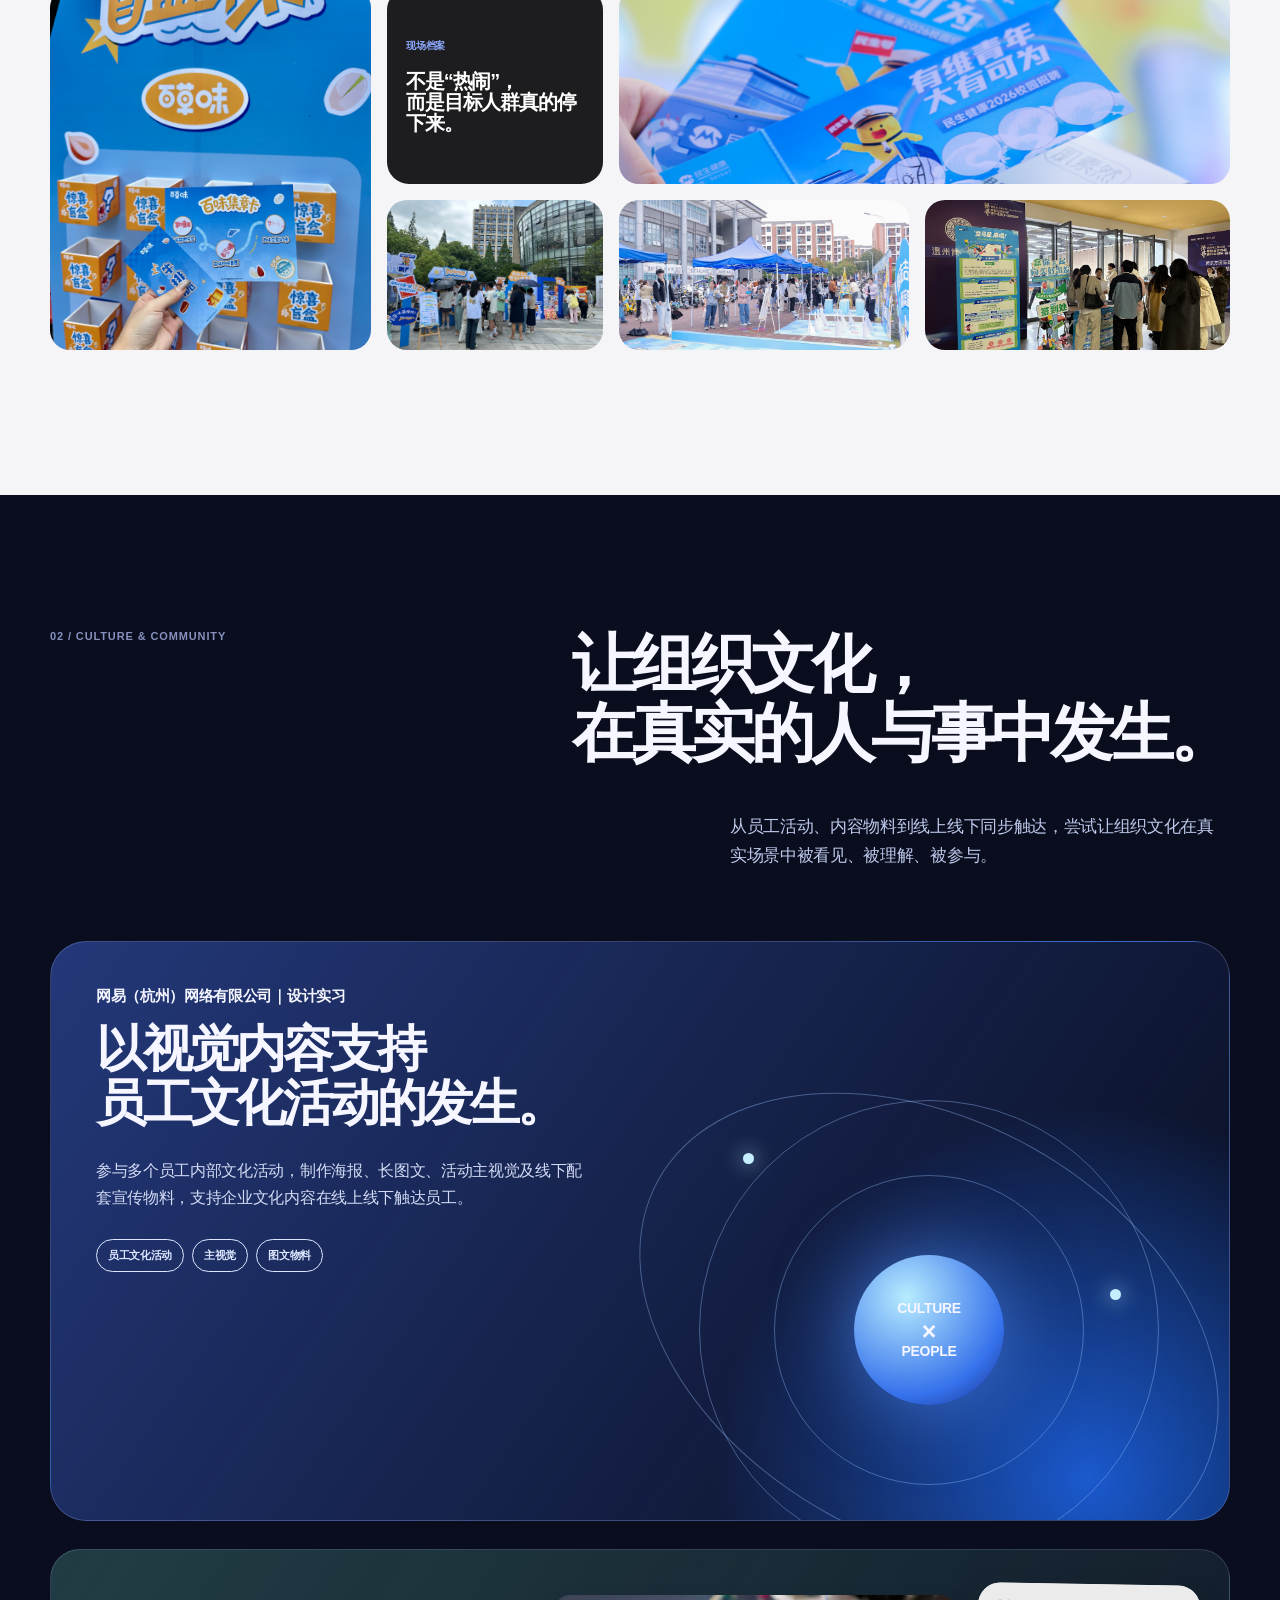
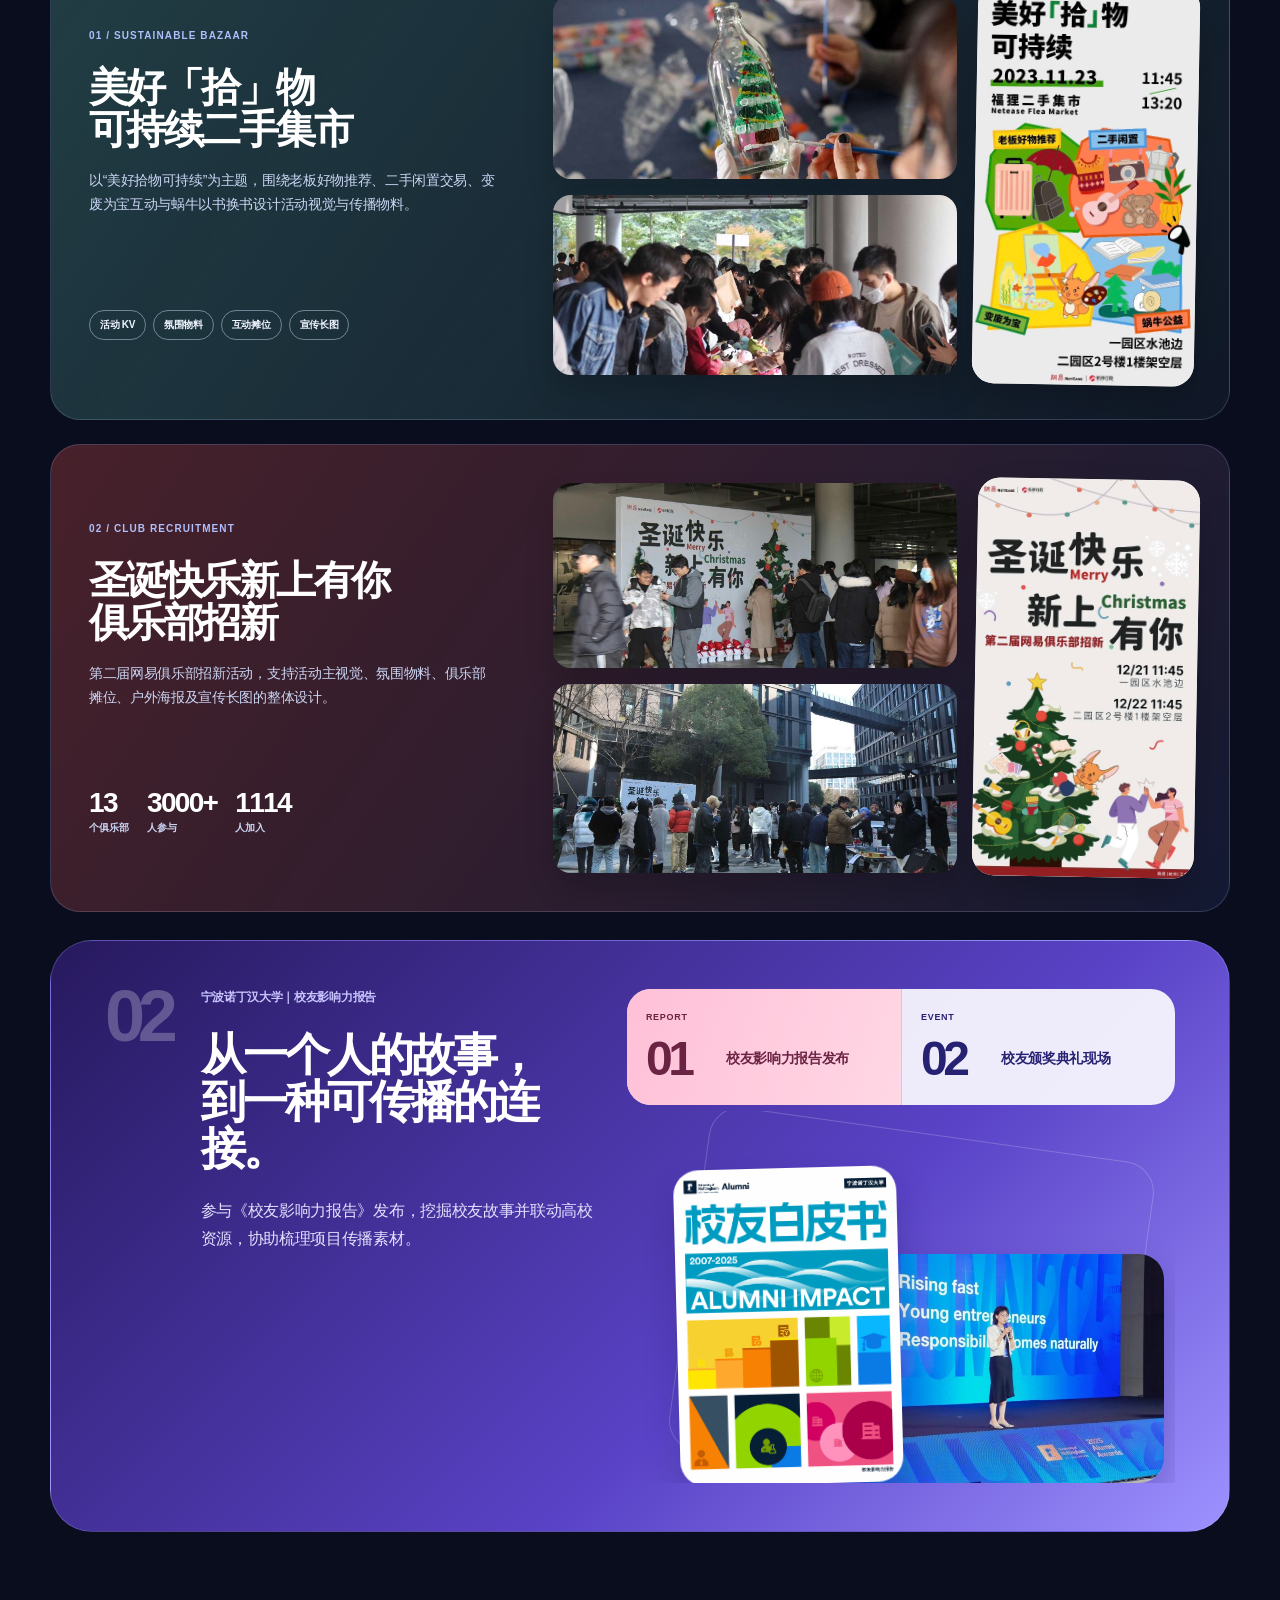
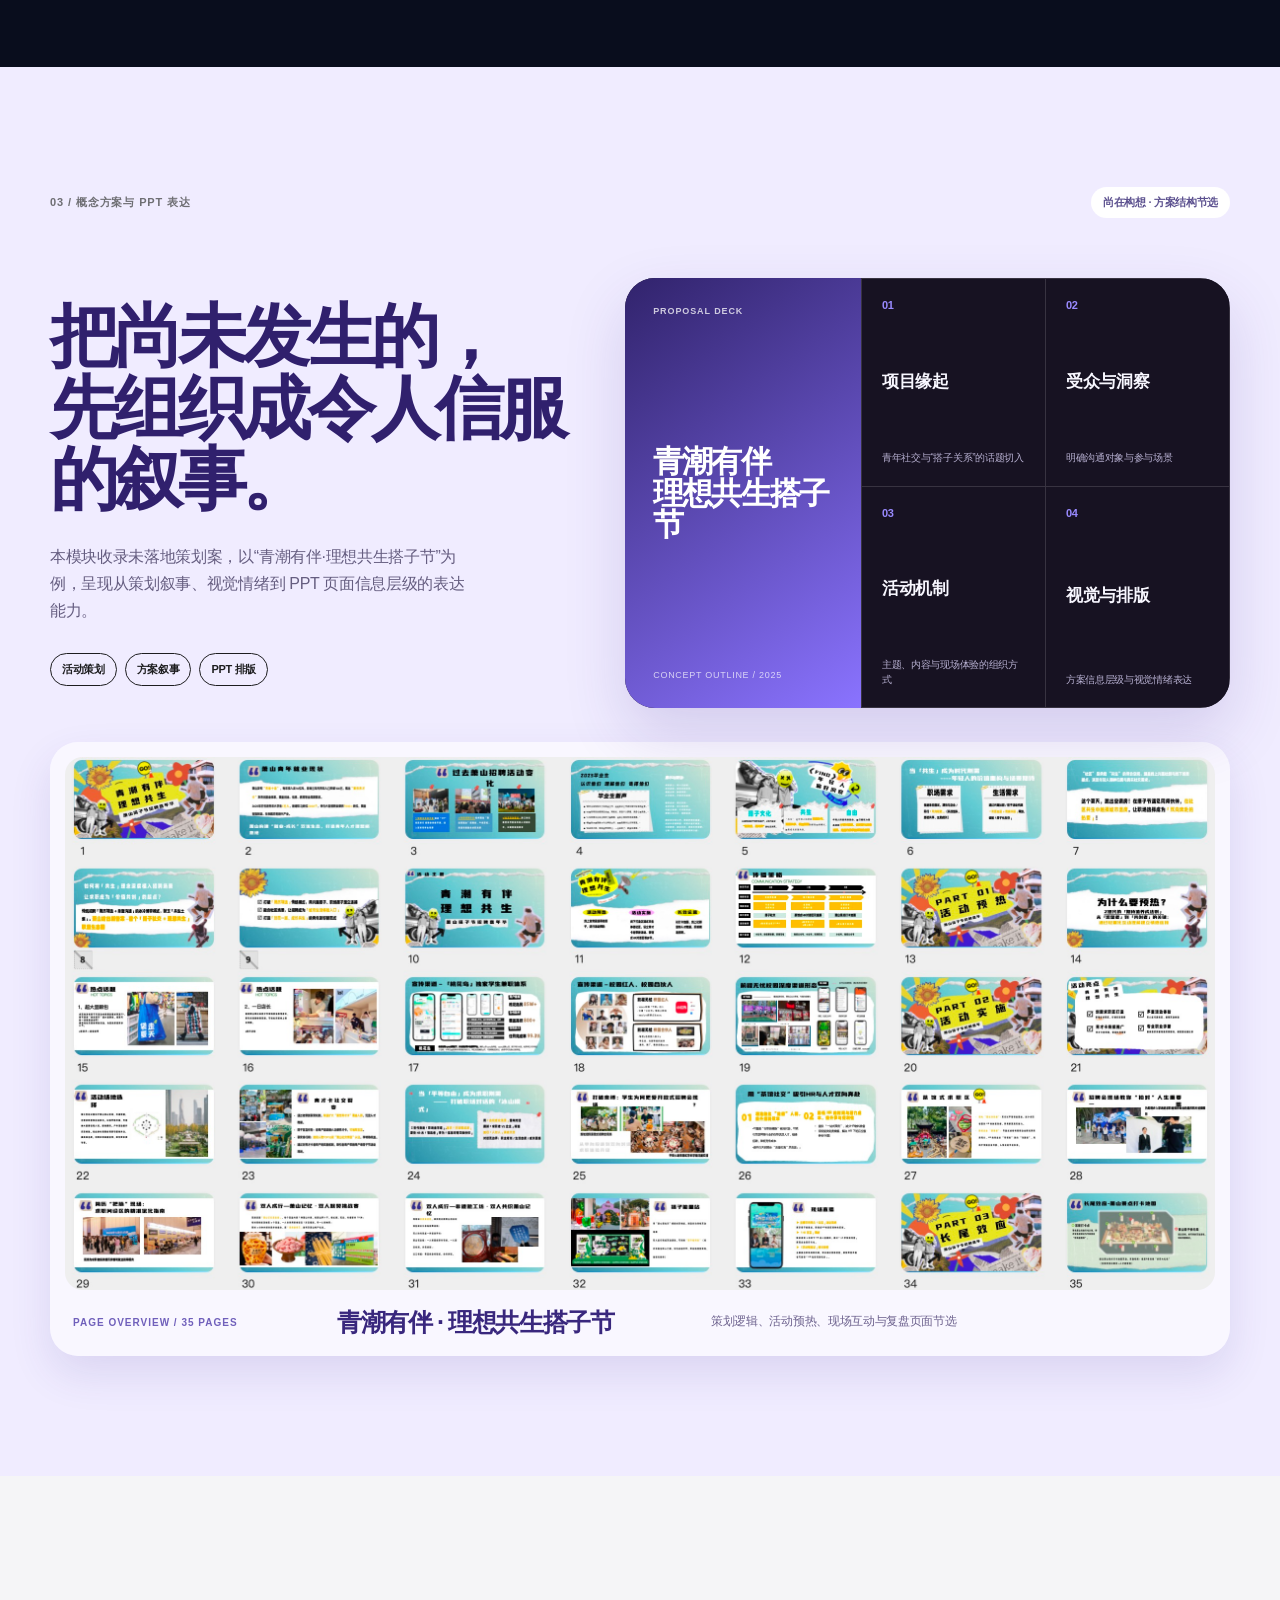
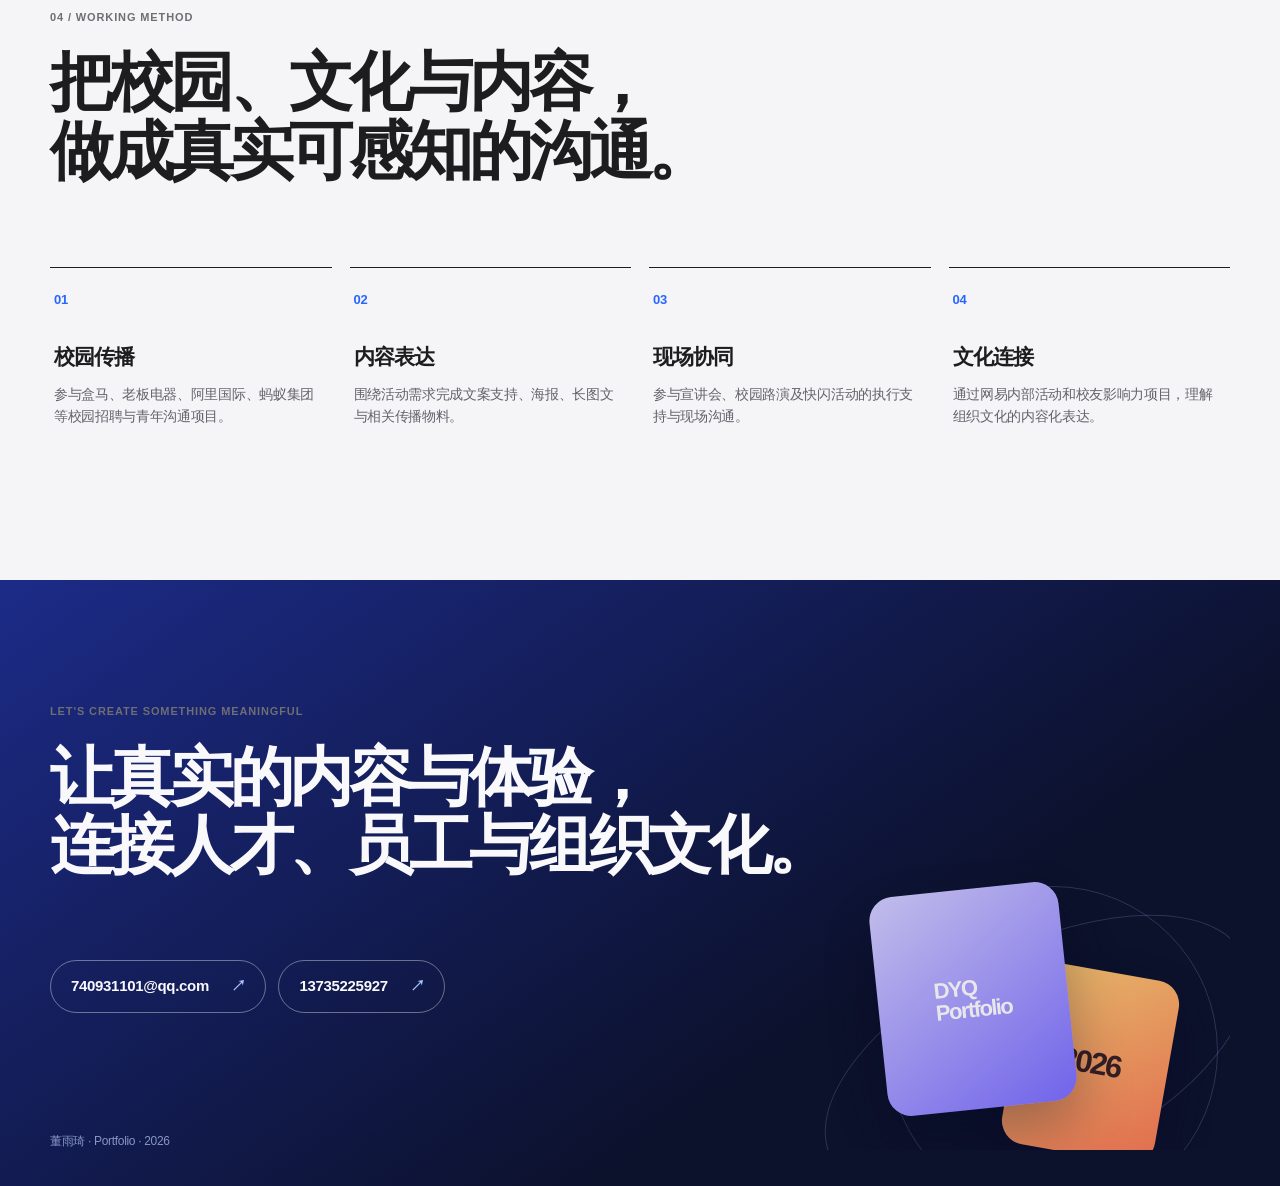
<file: github-pages/index.html>
<!doctype html>
<html lang="zh-CN">
  <head>
    <meta charset="UTF-8" />
    <meta name="viewport" content="width=device-width, initial-scale=1.0" />
    <meta name="description" content="董雨琦｜雇主品牌与企业文化作品集" />
    <title>董雨琦｜Portfolio</title>
    <link rel="stylesheet" href="styles.css" />
  </head>
  <body>
    <header class="site-header">
      <a class="brand" href="#top" aria-label="返回首页">DYQ<span>·</span>Portfolio</a>
      <nav aria-label="主导航">
        <a href="#campus">Campus</a>
        <a href="#culture">Culture</a>
        <a href="#concept-lab">Concept Lab</a>
        <a href="#contact">Contact</a>
      </nav>
      <a class="nav-contact" href="#contact">Get in touch <span>↗</span></a>
    </header>

    <main id="top">
      <section class="hero section-shell" aria-labelledby="hero-title">
        <div class="hero-copy">
          <p class="eyebrow">2024—2026 WORK COLLECTION</p>
          <h1 id="hero-title">Portfolio<span class="period">.</span></h1>
          <p class="hero-intro">董雨琦｜雇主品牌与企业文化</p>
          <p class="hero-note">校园招聘传播 · 企业文化活动 · 内容策划与视觉表达</p>
          <a class="pill-link" href="#campus">浏览项目 <span>↓</span></a>
        </div>
        <div class="hero-object" aria-hidden="true">
          <div class="orbit orbit-one"></div>
          <div class="orbit orbit-two"></div>
          <div class="paper-card card-back">
            <span>2024</span>
            <small>Culture</small>
          </div>
          <div class="paper-card card-middle">
            <span>2025</span>
            <small>Campus</small>
          </div>
          <div class="paper-card card-front">
            <b>SELECTED<br />PROJECTS</b>
            <i>01—04</i>
          </div>
          <div class="glass-orb orb-blue"></div>
          <div class="glass-orb orb-orange"></div>
        </div>
        <span class="hero-index">#00</span>
      </section>

      <section class="intro section-shell" id="about" aria-labelledby="intro-title">
        <p class="section-number">01 / ABOUT</p>
        <div class="intro-grid">
          <h2 id="intro-title">让人才沟通，<br />成为可感知的品牌体验。</h2>
          <div class="intro-body">
            <p>具备校园雇主品牌、企业文化传播及活动项目经验。参与盒马、老板电器、阿里国际、蚂蚁集团等校园招聘传播与活动项目；曾于网易（杭州）参与员工内部文化活动与内容物料制作。</p>
            <p>擅长将活动策划、文案内容与视觉表达整合为线上线下的沟通体验。</p>
          </div>
        </div>
        <div class="capability-row" role="list" aria-label="核心能力">
          <span role="listitem">校园招聘传播</span>
          <span role="listitem">企业文化活动</span>
          <span role="listitem">概念方案表达</span>
        </div>
      </section>

      <section class="project-section section-shell" id="campus" aria-labelledby="work-title">
        <div class="section-heading">
          <p class="section-number">01 / CAMPUS RECRUITMENT COMMUNICATION</p>
          <h2 id="work-title">校园招聘传播，<br />从被看见到愿意靠近。</h2>
        </div>

        <article class="project-card project-hema">
          <div class="project-meta">
            <p>01 / CAMPUS EMPLOYER BRAND</p>
            <span>2024—2026</span>
          </div>
          <div class="project-copy">
            <p class="project-kicker">盒马校园招聘传播</p>
            <h3><span class="hema-title-line">从创意宣讲到内容协同，</span><br />让校招传播看得见、到得场。</h3>
            <p class="project-desc">围绕校园招聘需求参与创意方案、创意宣讲会，以线上线下联动触达目标学生群体。</p>
            <div class="project-tags"><span>创意方案</span><span>校园宣讲</span></div>
          </div>
          <div class="result-lockup"><strong>200+</strong><span>单场校园宣讲会<br />到场人数</span></div>
          <div class="hema-visual hema-real">
            <figure class="hema-primary-photo"><img src="assets/hema-hero.jpg" alt="盒马校园招聘宣讲会现场" /></figure>
            <div class="hema-thumb-row" aria-label="盒马校园宣讲会现场记录">
              <img src="assets/hema-detail-01.jpg" alt="盒马校园招聘宣讲细节" />
              <img src="assets/hema-detail-02.jpg" alt="盒马校园招聘学生互动" />
              <img src="assets/hema-detail-03.jpg" alt="盒马校园招聘现场展示" />
            </div>
          </div>
        </article>

        <article class="project-card project-boss">
          <div class="project-meta">
            <p>02 / LIVE EXPERIENCE</p>
            <span>ON SITE</span>
          </div>
          <div class="project-copy">
            <p class="project-kicker">老板电器校园美食文化节暨就业嘉年华</p>
            <h3>把品牌活动，<br />变成年轻人愿意走进的现场。</h3>
            <p class="project-desc">参与老板电器美食节项目落地，在真实线下场景中积累面向年轻群体的活动策划、现场统筹与沟通经验。</p>
            <div class="project-tags"><span>活动落地</span><span>现场统筹</span><span>年轻人沟通</span></div>
          </div>
          <div class="result-lockup"><strong>800+</strong><span>浙江理工大学站<br />到场人数</span></div>
          <div class="boss-visual boss-real">
            <div class="boss-photo-grid" aria-label="老板电器美食节项目资料">
                <img src="assets/robam-03.jpg" alt="老板电器校园美食文化节活动物料" /><img src="assets/robam-02.jpg" alt="老板电器校园美食文化节互动摊位" /><img src="assets/robam-04.jpg" alt="老板电器校园美食文化节学生互动" />
            </div>
            <span>活动现场图集</span>
          </div>
        </article>

        <div class="recruitment-grid" aria-label="更多校园招聘项目">
          <article class="recruit-card recruit-ali">
            <div class="recruit-card-top"><span>03 / INTERNSHIP RECRUITMENT</span><b>阿里国际<br />实习生招聘</b></div>
            <p>参与校园招聘线下物料和多校宣讲会现场支持，以信息清晰的空间与内容触点连接候选人。</p>
            <div class="recruit-gallery gallery-four" aria-label="阿里国际实习生招聘现场图集">
              <img src="assets/alibaba-01.jpg" alt="阿里国际实习生招聘现场装置" /><img src="assets/alibaba-02.jpg" alt="阿里国际实习生招聘校园物料" /><img src="assets/alibaba-03.jpg" alt="阿里国际实习生招聘宣讲现场" /><img src="assets/alibaba-04.jpg" alt="阿里国际实习生招聘分享现场" />
            </div>
          </article>
          <article class="recruit-card recruit-ant">
            <div class="ant-glow"></div>
            <div class="recruit-card-top"><span>04 / CAMPUS COMMUNITY</span><b>蚂蚁集团<br />春日花花“碰头会”</b></div>
            <p>支持校园路演及宣讲会全流程执行，围绕高校传播、到场动线与学生沟通协同推进。</p>
            <div class="ant-pills"><span>高校沟通</span><span>路演执行</span><span>内容邀约</span></div>
            <div class="recruit-gallery gallery-ant" aria-label="蚂蚁集团春日花花碰头会现场图集">
              <figure class="ant-poster"><img src="assets/ant-01.jpg" alt="蚂蚁集团春日花花碰头会海报" /></figure>
              <div class="ant-scenes"><img src="assets/ant-04.jpg" alt="蚂蚁集团春日花花碰头会互动现场" /><img src="assets/ant-03.jpg" alt="蚂蚁集团春日花花碰头会合影" /><img src="assets/ant-02.jpg" alt="蚂蚁集团春日花花碰头会主舞台" /></div>
            </div>
          </article>
        </div>
      </section>

      <section class="field-notes section-shell" aria-labelledby="field-notes-title">
        <div class="field-notes-head">
          <p class="section-number">CAMPUS / FIELD NOTES</p>
          <div><h2 id="field-notes-title">项目发生的瞬间，<br />也是品牌被感知的瞬间。</h2><p>不把现场照片只当作佐证，而把它们编排成项目叙事的一部分。</p></div>
        </div>
        <div class="field-notes-grid">
          <figure class="note-photo note-photo-tall"><img src="assets/hema-note-02.jpg" alt="盒马校园招聘现场物料细节" /></figure>
          <div class="note-copy-block"><span>现场档案</span><b>不是“热闹”，<br />而是目标人群真的停下来。</b></div>
          <figure class="note-photo note-photo-wide"><img src="assets/hema-note-01.jpg" alt="盒马校园招聘宣讲会现场" /></figure>
          <figure class="note-photo note-photo-entry"><img src="assets/hema-note-03.jpg" alt="盒马校园招聘现场互动" /></figure>
          <figure class="note-photo note-photo-role"><img src="assets/hema-note-04.jpg" alt="盒马校园招聘快闪活动" /></figure>
          <figure class="note-photo note-photo-talk"><img src="assets/hema-detail-03.jpg" alt="盒马校园招聘活动展示" /></figure>
        </div>
      </section>

      <section class="culture-section" id="culture" aria-labelledby="culture-title">
        <div class="section-shell culture-wrap">
          <div class="section-heading">
            <p class="section-number">02 / CULTURE &amp; COMMUNITY</p>
            <h2 id="culture-title">让组织文化，<br />在真实的人与事中发生。</h2>
          </div>
          <div class="culture-statement">
            <p>从员工活动、内容物料到线上线下同步触达，尝试让组织文化在真实场景中被看见、被理解、被参与。</p>
          </div>
          <article class="culture-card">
            <div class="culture-card-copy">
              <p class="project-kicker">网易（杭州）网络有限公司｜设计实习</p>
              <h3>以视觉内容支持<br />员工文化活动的发生。</h3>
              <p>参与多个员工内部文化活动，制作海报、长图文、活动主视觉及线下配套宣传物料，支持企业文化内容在线上线下触达员工。</p>
              <div class="project-tags light-tags"><span>员工文化活动</span><span>主视觉</span><span>图文物料</span></div>
            </div>
            <div class="culture-orbit" aria-hidden="true">
              <div class="orbit-line line-1"></div><div class="orbit-line line-2"></div><div class="orbit-line line-3"></div>
              <span class="culture-dot dot-1"></span><span class="culture-dot dot-2"></span><span class="culture-dot dot-3"></span>
              <div class="culture-centre">CULTURE<br /><em>×</em> PEOPLE</div>
            </div>
          </article>
          <div class="netease-case-grid" aria-label="网易内部文化活动项目展示">
            <article class="netease-case netease-bazaar">
              <div class="netease-case-copy"><span>01 / SUSTAINABLE BAZAAR</span><h3>美好「拾」物<br />可持续二手集市</h3><p>以“美好拾物可持续”为主题，围绕老板好物推荐、二手闲置交易、变废为宝互动与蜗牛以书换书设计活动视觉与传播物料。</p><div class="case-tags"><i>活动 KV</i><i>氛围物料</i><i>互动摊位</i><i>宣传长图</i></div></div>
              <div class="netease-case-visual"><figure class="case-poster"><img src="assets/netease-bazaar-poster.jpg" alt="网易美好拾物可持续二手集市海报" /></figure><div class="case-scenes"><img src="assets/netease-bazaar-workshop.jpg" alt="网易二手集市变废为宝互动" /><img src="assets/netease-bazaar-crowd.jpg" alt="网易二手集市现场人群" /></div></div>
            </article>
            <article class="netease-case netease-club">
              <div class="netease-case-copy"><span>02 / CLUB RECRUITMENT</span><h3>圣诞快乐新上有你<br />俱乐部招新</h3><p>第二届网易俱乐部招新活动，支持活动主视觉、氛围物料、俱乐部摊位、户外海报及宣传长图的整体设计。</p><div class="case-stat-row"><b>13<em>个俱乐部</em></b><b>3000+<em>人参与</em></b><b>1114<em>人加入</em></b></div></div>
              <div class="netease-case-visual"><figure class="case-poster"><img src="assets/netease-club-poster.jpg" alt="网易俱乐部招新海报" /></figure><div class="case-scenes"><img src="assets/netease-club-onsite-close.jpg" alt="网易俱乐部招新签到现场" /><img src="assets/netease-club-onsite-wide.jpg" alt="网易俱乐部招新人群现场" /></div></div>
            </article>
          </div>
          <article class="alumni-feature">
            <div class="alumni-index">02</div>
            <div class="alumni-copy"><p>宁波诺丁汉大学｜校友影响力报告</p><h3>从一个人的故事，<br />到一种可传播的连接。</h3><span>参与《校友影响力报告》发布，挖掘校友故事并联动高校资源，协助梳理项目传播素材。</span></div>
            <div class="alumni-assets">
              <div class="alumni-markers" aria-label="项目内容"><span><i>REPORT</i><b>01</b><em>校友影响力报告发布</em></span><span><i>EVENT</i><b>02</b><em>校友颁奖典礼现场</em></span></div>
              <div class="alumni-visual-pair"><figure class="alumni-slot alumni-report-slot"><img src="assets/alumni-report-cover.jpg" alt="宁波诺丁汉大学校友影响力报告封面" /></figure><figure class="alumni-slot alumni-ceremony-slot"><img src="assets/alumni-ceremony.jpg" alt="校友影响力报告颁奖典礼现场" /></figure></div>
            </div>
          </article>
        </div>
      </section>

      <section class="concept-section" id="concept-lab" aria-labelledby="concept-title">
        <div class="section-shell concept-wrap">
          <div class="concept-heading"><p class="section-number">03 / 概念方案与 PPT 表达</p><span>尚在构想 · 方案结构节选</span></div>
          <div class="concept-main">
            <div><h2 id="concept-title">把尚未发生的，<br />先组织成令人信服的叙事。</h2><p>本模块收录未落地策划案，以“青潮有伴·理想共生搭子节”为例，呈现从策划叙事、视觉情绪到 PPT 页面信息层级的表达能力。</p><div class="project-tags"><span>活动策划</span><span>方案叙事</span><span>PPT 排版</span></div></div>
            <div class="deck-outline" aria-label="青潮有伴 PPT 方案大纲"><div class="deck-cover"><span>PROPOSAL DECK</span><b>青潮有伴<br />理想共生搭子节</b><em>CONCEPT OUTLINE / 2025</em></div><ol><li><span>01</span><b>项目缘起</b><small>青年社交与“搭子关系”的话题切入</small></li><li><span>02</span><b>受众与洞察</b><small>明确沟通对象与参与场景</small></li><li><span>03</span><b>活动机制</b><small>主题、内容与现场体验的组织方式</small></li><li><span>04</span><b>视觉与排版</b><small>方案信息层级与视觉情绪表达</small></li></ol></div>
          </div>
          <figure class="concept-overview" aria-label="青潮有伴方案 PPT 页面大纲"><img src="assets/qingchao-deck-overview.jpg" alt="青潮有伴理想共生搭子节策划方案页面大纲" /><figcaption><span>PAGE OVERVIEW / 35 PAGES</span><b>青潮有伴 · 理想共生搭子节</b><em>策划逻辑、活动预热、现场互动与复盘页面节选</em></figcaption></figure>
        </div>
      </section>

      <section class="approach section-shell" aria-labelledby="approach-title">
        <p class="section-number">04 / WORKING METHOD</p>
        <h2 id="approach-title">把校园、文化与内容，<br />做成真实可感知的沟通。</h2>
        <div class="approach-grid">
          <div><b>01</b><h3>校园传播</h3><p>参与盒马、老板电器、阿里国际、蚂蚁集团等校园招聘与青年沟通项目。</p></div>
          <div><b>02</b><h3>内容表达</h3><p>围绕活动需求完成文案支持、海报、长图文与相关传播物料。</p></div>
          <div><b>03</b><h3>现场协同</h3><p>参与宣讲会、校园路演及快闪活动的执行支持与现场沟通。</p></div>
          <div><b>04</b><h3>文化连接</h3><p>通过网易内部活动和校友影响力项目，理解组织文化的内容化表达。</p></div>
        </div>
      </section>

      <section class="closing" id="contact">
        <div class="section-shell closing-wrap">
          <div class="closing-object" aria-hidden="true"><span class="closing-orbit orbit-a"></span><span class="closing-orbit orbit-b"></span><span class="closing-card closing-card-back">2026</span><span class="closing-card closing-card-front">DYQ<br />Portfolio</span></div>
          <p class="eyebrow">LET'S CREATE SOMETHING MEANINGFUL</p>
          <h2>让真实的内容与体验，<br />连接人才、员工与组织文化。</h2>
          <div class="contact-row">
            <a href="mailto:740931101@qq.com">740931101@qq.com <span>↗</span></a>
            <a href="tel:13735225927">13735225927 <span>↗</span></a>
          </div>
          <p class="footer-mark">董雨琦 · Portfolio · 2026</p>
        </div>
      </section>
    </main>
  </body>
</html>
</file>
<file: styles.css>
:root {
  --ink: #1d1d1f;
  --subtle: #6e6e73;
  --paper: #fbfbfd;
  --line: rgba(29, 29, 31, .12);
  --blue: #2965ff;
  --violet: #7b61ff;
  --navy: #090d1d;
  --warm: #ff6c3c;
  --page: #f5f5f7;
}

* { box-sizing: border-box; }
html { scroll-behavior: smooth; }
body { margin: 0; background: var(--page); color: var(--ink); font-family: -apple-system, BlinkMacSystemFont, "SF Pro Display", "PingFang SC", "Microsoft YaHei", sans-serif; letter-spacing: -.02em; }
a { color: inherit; text-decoration: none; }
.site-header { position: fixed; z-index: 10; top: 18px; left: 50%; transform: translateX(-50%); width: min(1180px, calc(100% - 36px)); display: flex; align-items: center; justify-content: space-between; padding: 13px 16px 13px 20px; border: 1px solid rgba(255,255,255,.64); border-radius: 999px; background: rgba(255,255,255,.64); box-shadow: 0 12px 40px rgba(24,24,35,.08); backdrop-filter: blur(18px); }
.brand { font-size: 14px; font-weight: 700; letter-spacing: -.04em; }.brand span { color: var(--blue); }
nav { display: flex; gap: 25px; color: #50505a; font-size: 12px; } nav a:hover { color: var(--ink); }
.nav-contact { padding: 9px 13px; border-radius: 999px; background: var(--ink); color: #fff; font-size: 12px; }.nav-contact span { color: #9cb9ff; }
.section-shell { width: min(1180px, calc(100% - 72px)); margin: 0 auto; }
.hero { min-height: 860px; position: relative; display: flex; align-items: center; overflow: hidden; }
.hero-copy { position: relative; z-index: 2; margin-top: 92px; }.eyebrow, .section-number { margin: 0; color: var(--subtle); font-size: 11px; font-weight: 700; letter-spacing: .08em; }
.hero h1 { margin: 18px 0 0; font-size: clamp(88px, 14vw, 198px); font-weight: 600; letter-spacing: -.09em; line-height: .87; }.period { color: var(--blue); }
.hero-intro { margin: 28px 0 3px; font-size: clamp(22px, 2.2vw, 32px); font-weight: 600; }.hero-note { margin: 0; color: var(--subtle); font-size: 15px; }
.pill-link { display: inline-flex; gap: 21px; align-items: center; margin-top: 42px; padding: 14px 19px; border-radius: 99px; background: var(--ink); color: #fff; font-size: 13px; transition: transform .25s ease, background .25s ease; }.pill-link:hover { transform: translateY(-3px); background: var(--blue); }
.hero-index { position: absolute; right: 4px; bottom: 55px; color: var(--subtle); font-size: 13px; }
.hero-object { position: absolute; width: 570px; height: 500px; right: -10px; top: 225px; transform: rotate(-5deg); }.paper-card { position: absolute; width: 285px; height: 330px; padding: 30px; border-radius: 27px; box-shadow: 0 35px 70px rgba(32, 41, 80, .19); display: flex; flex-direction: column; justify-content: space-between; }.paper-card span { font-size: 41px; font-weight: 700; letter-spacing: -.07em; }.paper-card small { font-size: 12px; color: rgba(20,20,28,.5); }.card-back { right: 45px; top: 51px; background: linear-gradient(150deg,#ffd76b,#ff985a); transform: rotate(9deg); }.card-middle { right: 107px; top: 78px; background: linear-gradient(150deg,#a49aff,#5748ee); color: #fff; transform: rotate(-4deg); }.card-middle small { color: rgba(255,255,255,.65); }.card-front { right: 155px; top: 0; background: rgba(255,255,255,.78); transform: rotate(7deg); backdrop-filter: blur(12px); }.card-front b { font-size: 16px; line-height: 1.1; }.card-front i { color: var(--blue); font-style: normal; font-size: 12px; }.orbit { position: absolute; border: 1px solid rgba(42,77,220,.12); border-radius: 50%; }.orbit-one { width: 470px; height: 470px; left: 0; top: 20px; }.orbit-two { width: 590px; height: 280px; left: -30px; top: 110px; transform: rotate(-28deg); }.glass-orb { position: absolute; border-radius: 50%; filter: blur(.2px); }.orb-blue { width: 72px; height: 72px; right: 2px; bottom: 37px; background: radial-gradient(circle at 32% 28%,#d1f0ff,#3792f6 60%,#1b4bcb); box-shadow: 0 20px 45px rgba(25,104,222,.35); }.orb-orange { width: 35px; height: 35px; left: 40px; bottom: 73px; background: radial-gradient(circle at 35% 30%,#fff4aa,#ff7b3e 65%,#d34b22); }
.intro { padding: 140px 0 135px; }.intro-grid { display: grid; grid-template-columns: 1.2fr .8fr; gap: 50px; align-items: end; margin-top: 25px; }.intro h2,.section-heading h2,.story-section h2,.approach h2,.closing h2 { margin: 0; font-size: clamp(40px, 5vw, 70px); line-height: 1.07; letter-spacing: -.065em; font-weight: 600; }.intro-body { max-width: 425px; font-size: 16px; line-height: 1.72; color: #55555e; }.intro-body p { margin: 0 0 14px; }.capability-row { display: grid; grid-template-columns: repeat(3,1fr); gap: 10px; margin-top: 85px; border-top: 1px solid var(--line); }.capability-row span { padding-top: 18px; font-size: 14px; font-weight: 600; }.capability-row span::before { content: "✦"; display: block; margin-bottom: 24px; color: var(--blue); font-size: 15px; }
.project-section { padding: 130px 0; }.section-heading { display: flex; align-items: end; justify-content: space-between; margin-bottom: 58px; }.section-heading .section-number { align-self: flex-start; }.project-card { position: relative; min-height: 700px; overflow: hidden; margin-bottom: 28px; border-radius: 36px; padding: 35px; }.project-meta { display: flex; justify-content: space-between; position: relative; z-index: 2; font-size: 11px; font-weight: 700; letter-spacing: .07em; }.project-meta p { margin: 0; }.project-copy { position: relative; z-index: 2; width: min(660px, 62%); margin-top: 118px; }.project-kicker { margin: 0 0 16px; font-size: 15px; font-weight: 700; }.project-card h3,.culture-card h3 { margin: 0; font-size: clamp(37px,4.1vw,61px); line-height: 1.09; letter-spacing: -.065em; font-weight: 600; }.project-desc { max-width: 500px; margin: 25px 0 0; color: #50515b; font-size: 16px; line-height: 1.7; }.project-tags { position: relative; z-index: 3; display: flex; flex-wrap: wrap; gap: 8px; margin-top: 28px; }.project-tags span { padding: 8px 11px; border: 1px solid currentColor; border-radius: 50px; font-size: 11px; font-weight: 600; }.result-lockup { position: absolute; z-index: 3; left: 35px; bottom: 32px; display: flex; align-items: end; gap: 13px; }.result-lockup strong { font-size: 82px; letter-spacing: -.1em; line-height: .75; }.result-lockup span { margin-bottom: 2px; font-size: 12px; line-height: 1.3; font-weight: 600; }
.project-hema { color: #0e1c5e; background: linear-gradient(132deg,#e8f0ff 0%,#d8e5ff 48%,#a7b5ff 100%); }.hema-visual { position: absolute; right: -10px; bottom: -40px; width: 53%; height: 89%; }.hema-screen { position: absolute; display: flex; flex-direction: column; justify-content: space-between; box-shadow: 0 34px 55px rgba(32,54,160,.22); }.screen-a { width: 250px; height: 370px; right: 110px; top: 86px; padding: 25px; border-radius: 26px; background: linear-gradient(160deg,#1839ce,#7797ff); color:#fff; transform: rotate(9deg); }.screen-a span { font-size: 13px; opacity:.7; }.screen-a b { font-size: 40px; letter-spacing:-.07em; line-height:.9; }.screen-b { width: 205px; height: 265px; right: -13px; top: 290px; padding: 21px; border-radius: 22px; background:#fff; color:#2f56ec; font-weight:700; font-size:25px; line-height:.95; transform:rotate(-11deg); }.hema-pulse { position:absolute; width:520px; height:520px; right:-20px; top:55px; border-radius:50%; border: 50px solid rgba(255,255,255,.22); box-shadow: 0 0 0 46px rgba(255,255,255,.13),0 0 0 90px rgba(255,255,255,.09); }
.hema-real { right: 18px; bottom: 25px; width: 49%; height: 82%; }.hema-primary-photo { position:absolute; right:16px; top:43px; width:83%; height:71%; overflow:hidden; margin:0; border-radius:28px; box-shadow:0 28px 58px rgba(20,42,135,.23); transform:rotate(4deg); }.hema-primary-photo::after{content:"";position:absolute;inset:0;background:linear-gradient(180deg,transparent 55%,rgba(7,20,82,.54));}.hema-primary-photo img{width:100%;height:100%;object-fit:cover;display:block}.hema-caption{position:absolute;z-index:2;right:44px;bottom:96px;color:#fff;font-size:12px;font-weight:600;transform:rotate(4deg)}.hema-thumb-row{position:absolute;z-index:3;left:-28px;bottom:4px;display:flex;gap:8px}.hema-thumb-row img{width:104px;height:84px;object-fit:cover;border:4px solid rgba(255,255,255,.88);border-radius:14px;box-shadow:0 13px 23px rgba(23,49,122,.18)}.hema-thumb-row img:nth-child(2){transform:translateY(-28px)}.hema-thumb-row img:nth-child(3){transform:translateY(-4px)}
.project-boss { color: #49240e; background: linear-gradient(138deg,#ffddd0 0%,#ffd588 49%,#ffa56b 100%); }.project-boss .project-desc { color:#684631; }.boss-visual { position:absolute; right:0; top:0; width:50%; height:100%; overflow:hidden; }.plate { position:absolute; border-radius:50%; box-shadow: inset 0 0 0 27px rgba(255,255,255,.24), 0 30px 55px rgba(155,64,13,.17); }.plate-one { width:390px; height:390px; right:-75px; bottom:-92px; background: radial-gradient(circle,#fff1cb 0 23%,#faaf48 24% 30%,#dc663a 31% 48%,#fcba6c 49%); }.plate-two { width:255px; height:255px; right:257px; bottom:34px; background: radial-gradient(circle,#fff9e6 0 22%,#ffd0a8 23% 36%,#ed8057 37% 48%,#f9b25b 49%); }.food-card { position:absolute; right:120px; top:76px; display:flex; align-items:center; justify-content:center; width:220px; height:285px; border-radius:30px; background:rgba(255,255,255,.48); color:#b04a2d; box-shadow:0 30px 55px rgba(135,71,19,.14); font-size:26px; font-weight:700; line-height:.95; transform:rotate(9deg); backdrop-filter:blur(10px); }.sun-disc { position:absolute; width:78px; height:78px; border-radius:50%; top:65px; right:73px; background:#ff663b; box-shadow:0 10px 30px rgba(255,98,43,.38); }
.boss-real{right:25px;top:74px;width:44%;height:75%;border-radius:26px;box-shadow:0 28px 58px rgba(131,67,23,.22);transform:rotate(-3deg)}.boss-real::after{content:"";position:absolute;inset:0;background:linear-gradient(160deg,rgba(255,167,68,.1),rgba(98,25,0,.16))}.boss-real img{width:100%;height:100%;display:block;object-fit:cover}.boss-real span{position:absolute;z-index:2;right:18px;bottom:17px;padding:8px 11px;border-radius:999px;background:rgba(73,36,14,.8);color:#fff;font-size:10px;font-weight:700}
.recruitment-grid{display:grid;grid-template-columns:1fr 1fr;gap:28px}.recruit-card{position:relative;min-height:570px;overflow:hidden;padding:31px;border-radius:34px}.recruit-card-top{position:relative;z-index:2}.recruit-card-top span{display:block;font-size:10px;font-weight:700;letter-spacing:.08em}.recruit-card-top b{display:block;margin-top:18px;font-size:clamp(34px,3.2vw,49px);line-height:1.02;letter-spacing:-.065em}.recruit-card>p{position:relative;z-index:2;max-width:345px;margin:22px 0 0;font-size:14px;line-height:1.65}.recruit-card figure{position:absolute;right:0;bottom:0;left:0;height:48%;margin:0;overflow:hidden}.recruit-card figure::after{content:"";position:absolute;inset:0;background:linear-gradient(180deg,transparent 48%,rgba(8,11,28,.58))}.recruit-card figure img{width:100%;height:100%;object-fit:cover;display:block}.recruit-card figcaption{position:absolute;z-index:1;left:20px;bottom:17px;color:#fff;font-size:10px;font-weight:700}.recruit-ali{color:#37260e;background:linear-gradient(145deg,#f2d8a9,#eaa660 72%,#c47e43)}.recruit-ali .recruit-card-top span{color:#7e531f}.recruit-ali>p{color:#68451f}.recruit-ant{color:#f5f5ff;background:linear-gradient(145deg,#141a47,#4123a6 66%,#735dff)}.recruit-ant .recruit-card-top span{color:#bfb8ff}.recruit-ant>p{color:#ddd9ff}.recruit-ant figure{height:45%;left:19%;right:19%;bottom:18px;border-radius:22px;box-shadow:0 22px 45px rgba(4,5,37,.38)}.ant-glow{position:absolute;width:340px;height:340px;right:-80px;top:70px;border-radius:50%;background:radial-gradient(circle,#e7b1ff 0,rgba(196,133,255,.22) 35%,transparent 66%);filter:blur(3px)}.ant-pills{position:absolute;z-index:2;top:255px;left:31px;display:flex;gap:7px;flex-wrap:wrap}.ant-pills span{padding:7px 10px;border:1px solid rgba(255,255,255,.42);border-radius:999px;color:#fff;font-size:10px;font-weight:600}.recruit-photo-slot{position:absolute;z-index:3;right:24px;top:231px;width:155px;padding:11px 12px;border:1px dashed rgba(70,49,14,.45);border-radius:14px;background:rgba(255,249,235,.78);backdrop-filter:blur(10px)}.recruit-photo-slot i{display:block;color:#9a5919;font-style:normal;font-size:20px;line-height:.7}.recruit-photo-slot span{display:block;margin-top:6px;color:#62431d;font-size:9px;font-weight:700;line-height:1.4}
.field-notes{padding:38px 0 145px}.field-notes-head{display:grid;grid-template-columns:.7fr 1.3fr;gap:40px;align-items:start}.field-notes-head h2{margin:0;font-size:clamp(39px,4.6vw,66px);line-height:1.06;letter-spacing:-.065em}.field-notes-head p:last-child{max-width:450px;margin:22px 0 0;color:#62626a;font-size:15px;line-height:1.7}.field-notes-grid{display:grid;grid-template-columns:1.05fr .7fr 1.35fr;grid-template-rows:235px 190px;gap:16px;margin-top:64px}.note-photo{position:relative;overflow:hidden;margin:0;border-radius:25px;background:#dfe5f6}.note-photo img{width:100%;height:100%;object-fit:cover;display:block;transition:transform .45s ease}.note-photo:hover img{transform:scale(1.035)}.note-photo figcaption{position:absolute;left:16px;bottom:14px;color:#fff;font-size:11px;font-weight:700;text-shadow:0 1px 12px rgba(0,0,0,.45)}.note-photo figcaption span{margin-right:8px;color:#b6c9ff}.note-photo-tall{grid-row:1 / 3}.note-photo-wide{grid-column:2 / 4}.note-copy-block{display:flex;flex-direction:column;justify-content:space-between;padding:26px;border-radius:25px;background:var(--ink);color:#fff}.note-copy-block>span{color:#8da8ff;font-size:10px;font-weight:700}.note-copy-block b{font-size:25px;letter-spacing:-.06em;line-height:1.04}.note-copy-block small{color:#afb2be;font-size:11px;line-height:1.5}.photo-slot{position:relative;display:flex;flex-direction:column;justify-content:center;padding:22px;border:1px dashed rgba(39,53,115,.42);border-radius:25px;background:linear-gradient(140deg,rgba(235,241,255,.94),rgba(255,255,255,.85));color:#28356e}.photo-slot i,.culture-photo-slot i,.story-photo-placeholder i,.concept-photo-slot i{display:block;margin-bottom:9px;color:var(--blue);font-size:25px;font-style:normal;line-height:.7}.photo-slot strong{font-size:14px}.photo-slot span{margin-top:7px;font-size:11px;line-height:1.45;color:#59637f}.photo-slot em{position:absolute;right:16px;bottom:14px;font-size:9px;font-style:normal;color:#6b78a2}.photo-slot-small{grid-column:2}.photo-slot-large{grid-column:3}
.culture-section { background: var(--navy); color: #f5f6ff; padding: 135px 0; overflow:hidden; }.culture-wrap { position:relative; }.culture-section .section-number { color:#8791bf; }.culture-section .section-heading { align-items:start; }.culture-section .section-heading h2 { max-width:750px; }.culture-statement { width:min(500px,100%); margin: -12px 0 70px auto; color:#bdc8eb; font-size:17px; line-height:1.7; }.culture-statement p{margin:0}.culture-card { position:relative; min-height:580px; overflow:hidden; padding:45px; border:1px solid rgba(176,194,255,.23); border-radius:36px; background:linear-gradient(125deg,rgba(50,80,172,.65),rgba(7,12,33,.1)),radial-gradient(circle at 88% 93%,#1b63e4 0,transparent 32%); }.culture-card-copy { position:relative; z-index:2; max-width:600px; }.culture-card-copy h3{font-size:clamp(34px,3.9vw,58px)}.culture-card-copy>p:not(.project-kicker){max-width:500px;margin:26px 0 0;color:#d2daf4;font-size:16px;line-height:1.7}.light-tags{color:#dce7ff}.culture-orbit{position:absolute;right:0;bottom:-105px;width:600px;height:590px}.orbit-line{position:absolute;border:1px solid rgba(154,194,255,.38);border-radius:50%;left:50%;top:50%;transform:translate(-50%,-50%)}.line-1{width:310px;height:310px}.line-2{width:460px;height:460px}.line-3{width:620px;height:420px;transform:translate(-50%,-50%) rotate(29deg)}.culture-centre{position:absolute;left:50%;top:50%;width:150px;height:150px;display:flex;flex-direction:column;align-items:center;justify-content:center;border-radius:50%;background:radial-gradient(circle at 35% 28%,#b8ecff,#3571eb 68%,#172981);box-shadow:0 0 80px rgba(86,149,255,.65);transform:translate(-50%,-50%);font-size:14px;font-weight:700;line-height:1;text-align:center}.culture-centre em{font-style:normal;font-size:25px;margin-top:4px}.culture-dot{position:absolute;width:11px;height:11px;border-radius:50%;background:#c5efff;box-shadow:0 0 20px #b6e6ff}.dot-1{left:19%;top:20%}.dot-2{right:18%;top:43%}.dot-3{left:43%;bottom:13%}
.culture-photo-slot{position:absolute;right:40px;bottom:36px;z-index:4;display:flex;align-items:center;gap:12px;width:205px;padding:13px 15px;border:1px dashed rgba(191,213,255,.72);border-radius:15px;background:rgba(8,17,54,.65);backdrop-filter:blur(10px);color:#dbe7ff}.culture-photo-slot i{margin:0}.culture-photo-slot span{font-size:10px;line-height:1.45;font-weight:600}
.alumni-feature{position:relative;display:grid;grid-template-columns:.20fr 1.04fr .76fr;gap:36px;min-height:475px;margin-top:28px;padding:45px;border:1px solid rgba(176,194,255,.23);border-radius:36px;background:linear-gradient(135deg,#27195e,#5a43c7 62%,#9d91ff);overflow:hidden}.alumni-index{font-size:72px;font-weight:700;letter-spacing:-.1em;line-height:.75;color:rgba(255,255,255,.25)}.alumni-copy{position:relative;z-index:2}.alumni-copy>p{margin:0;color:#c9c5ff;font-size:12px;font-weight:700}.alumni-copy h3{margin:25px 0 0;color:#fff;font-size:clamp(32px,3.5vw,52px);line-height:1.05;letter-spacing:-.065em}.alumni-copy>span{display:block;max-width:450px;margin-top:24px;color:#e4e1ff;font-size:15px;line-height:1.65}.alumni-feature .source-link{border-color:rgba(255,255,255,.34);color:#fff}.alumni-feature .source-link i{color:#c6e9ff;font-style:normal}.alumni-assets{position:relative;min-height:355px}.alumni-paper{position:absolute;display:flex;flex-direction:column;justify-content:space-between;width:175px;height:220px;padding:20px;border-radius:22px;box-shadow:0 24px 36px rgba(17,9,57,.24)}.alumni-paper small,.alumni-paper em{font-size:10px;font-style:normal;font-weight:700}.alumni-paper b{font-size:90px;letter-spacing:-.12em;line-height:.7}.paper-one{top:10px;left:0;background:#ffb3cf;color:#67223d;transform:rotate(-8deg)}.paper-two{top:74px;right:2px;background:#e5e4ff;color:#2e2772;transform:rotate(9deg)}.alumni-slot{position:absolute;z-index:3;right:-2px;bottom:0;display:flex;align-items:center;gap:9px;width:190px;padding:11px 13px;border:1px dashed rgba(255,255,255,.75);border-radius:14px;background:rgba(34,20,94,.5);backdrop-filter:blur(11px);color:#fff}.alumni-slot i{margin:0;color:#cbe9ff;font-size:23px;font-style:normal}.alumni-slot span{font-size:10px;font-weight:600;line-height:1.45}
.visual-work{padding:135px 0}.visual-work-head{display:grid;grid-template-columns:.7fr 1.3fr;gap:40px;align-items:start}.visual-work-head h2{margin:0;font-size:clamp(40px,5vw,70px);line-height:1.06;letter-spacing:-.07em}.visual-work-head p:last-child{max-width:420px;margin:22px 0 0;color:#62626a;font-size:15px;line-height:1.7}.visual-poster-grid{display:grid;grid-template-columns:1fr 1fr .82fr;gap:18px;margin-top:70px}.visual-poster-grid figure{position:relative;overflow:hidden;min-height:515px;margin:0;border-radius:26px;background:#e7e7ea}.visual-poster-grid img{width:100%;height:100%;object-fit:cover;display:block;transition:transform .45s ease}.visual-poster-grid figure:hover img{transform:scale(1.035)}.visual-poster-grid figcaption{position:absolute;left:17px;right:17px;bottom:15px;display:flex;justify-content:space-between;align-items:center;color:#fff;font-size:10px;font-weight:700;mix-blend-mode:difference}.visual-poster-grid figcaption b{font-size:20px}.visual-note{display:flex;flex-direction:column;justify-content:space-between;min-height:515px;padding:25px;border-radius:26px;background:#f0edff;color:#382b93}.visual-note p{margin:0;font-size:11px;font-weight:700;letter-spacing:.08em}.visual-note b{font-size:37px;line-height:1.03;letter-spacing:-.06em}.visual-note span{font-size:13px;line-height:1.65}
.story-section { padding: 145px 0 130px; }.story-topline{display:flex;justify-content:space-between;align-items:center;padding-bottom:23px;border-bottom:1px solid var(--line);font-size:13px;font-weight:600}.story-layout{display:grid;grid-template-columns:1.02fr .98fr;gap:60px;padding-top:42px}.story-desc{max-width:470px;margin:31px 0 0;color:#585862;font-size:16px;line-height:1.7}.story-cards{position:relative;min-height:390px}.story-card{position:absolute;width:220px;height:275px;padding:22px;border-radius:25px;box-shadow:0 28px 50px rgba(45,42,81,.12);display:flex;flex-direction:column;justify-content:space-between}.story-card span,.story-card small{font-size:11px;font-weight:700}.story-card b{font-size:105px;letter-spacing:-.13em;line-height:.7}.card-rose{left:12px;top:75px;background:#ff8d9d;color:#55172d;transform:rotate(-12deg)}.card-lilac{left:185px;top:5px;background:#9083ff;color:#292068;transform:rotate(7deg)}.card-white{right:12px;top:104px;background:#fff;color:#252530;transform:rotate(-5deg)}
.story-photo-placeholder{position:absolute;z-index:4;right:-10px;bottom:-14px;display:flex;align-items:center;gap:9px;width:205px;padding:12px 15px;border:1px dashed #8c80cb;border-radius:15px;background:rgba(255,255,255,.86);box-shadow:0 15px 35px rgba(68,52,136,.12);color:#423386}.story-photo-placeholder i{margin:0}.story-photo-placeholder span{font-size:10px;font-weight:600;line-height:1.45}
.source-link{display:inline-flex;align-items:center;gap:20px;margin-top:28px;padding:12px 15px;border:1px solid var(--line);border-radius:999px;font-size:12px;font-weight:700}.source-link span{color:var(--blue)}.source-link:hover{background:var(--ink);color:#fff}
.concept-section{padding:120px 0;background:#f0ecff}.concept-heading{display:flex;justify-content:space-between;align-items:center}.concept-heading>span{padding:8px 12px;border-radius:999px;background:#fff;color:#5c518f;font-size:11px;font-weight:700}.concept-main{display:grid;grid-template-columns:.96fr 1.04fr;gap:70px;align-items:center;margin-top:60px}.concept-main h2{margin:0;font-size:clamp(44px,5.4vw,76px);line-height:1.03;letter-spacing:-.07em;color:#30206d}.concept-main>div>p{max-width:430px;margin:28px 0 0;color:#655d80;font-size:16px;line-height:1.7}.concept-board{position:relative;height:430px;overflow:hidden;border-radius:30px;background:#202020;box-shadow:0 25px 60px rgba(70,50,150,.17)}.concept-board img{width:100%;height:100%;object-fit:cover;opacity:.94}.concept-label{position:absolute;right:22px;bottom:18px;color:#f0ee45;font-size:27px;font-weight:700;letter-spacing:-.06em;line-height:.83}.concept-thumbs{display:grid;grid-template-columns:repeat(4,1fr);gap:14px;margin-top:24px}.concept-thumb{position:relative;height:180px;overflow:hidden;margin:0;border-radius:20px;background:#181818}.concept-thumb img{width:100%;height:100%;object-fit:cover}.concept-thumb figcaption{position:absolute;left:14px;bottom:12px;color:#fff;font-size:11px;font-weight:700}.thumb-one img{object-position:6% 40%}.thumb-two img{object-position:52% 54%}.thumb-three img{object-position:88% 30%}.concept-photo-slot{display:flex;flex-direction:column;justify-content:center;padding:19px;border:1px dashed #8376bb;border-radius:20px;background:rgba(255,255,255,.72);color:#514281}.concept-photo-slot i{margin-bottom:11px}.concept-photo-slot span{font-size:11px;font-weight:600;line-height:1.5}
.approach{padding:125px 0}.approach>h2{margin-top:25px}.approach-grid{display:grid;grid-template-columns:repeat(4,1fr);gap:18px;margin-top:82px}.approach-grid>div{padding:22px 4px 0;border-top:1px solid var(--ink)}.approach-grid b{color:var(--blue);font-size:13px}.approach-grid h3{margin:40px 0 12px;font-size:21px;letter-spacing:-.04em}.approach-grid p{margin:0;color:#63636b;font-size:14px;line-height:1.6}
.closing{padding:125px 0 36px;color:#f9f9fc;background:linear-gradient(145deg,#1c2b88,#0c112c 68%)}.closing h2{margin-top:26px;max-width:900px}.contact-row{display:flex;gap:12px;margin-top:80px}.contact-row a{padding:16px 20px;border:1px solid rgba(255,255,255,.38);border-radius:99px;font-size:15px;font-weight:600;transition:background .2s,color .2s}.contact-row a:hover{background:#fff;color:#11152a}.contact-row span{margin-left:18px;color:#a9c4ff}.footer-mark{margin:120px 0 0;color:#8896c4;font-size:12px}
@media (max-width: 820px) { .site-header{top:10px;width:calc(100% - 20px);padding:11px 13px}.site-header nav{display:none}.nav-contact{font-size:11px;padding:8px 11px}.section-shell{width:calc(100% - 36px)}.hero{min-height:760px;align-items:flex-start;padding-top:155px}.hero h1{font-size:clamp(78px,22vw,135px)}.hero-object{right:-140px;top:390px;transform:scale(.73) rotate(-5deg);transform-origin:right top}.hero-index{bottom:25px}.intro,.project-section,.story-section,.approach,.visual-work,.field-notes{padding:90px 0}.intro-grid,.story-layout,.visual-work-head,.concept-main,.field-notes-head{grid-template-columns:1fr;gap:28px}.field-notes-grid{grid-template-columns:1fr 1fr;grid-template-rows:250px 190px 190px;margin-top:42px}.note-photo-tall{grid-row:1 / 3}.note-photo-wide{grid-column:1 / 3}.photo-slot-large{grid-column:2}.photo-slot-small{grid-column:1}.capability-row{grid-template-columns:repeat(2,1fr);margin-top:55px}.capability-row span::before{margin-bottom:15px}.section-heading{display:block;margin-bottom:40px}.section-heading h2{margin-top:22px}.project-card{min-height:690px;padding:23px;border-radius:26px}.project-copy{width:100%;margin-top:72px}.project-card h3{font-size:37px}.project-desc{font-size:14px;max-width:95%}.result-lockup{left:23px;bottom:22px}.result-lockup strong{font-size:64px}.hema-visual,.boss-visual{opacity:.75;right:-130px;width:82%;transform:scale(.79);transform-origin:right bottom}.hema-real{right:-110px;bottom:-31px;width:88%;height:72%;transform:scale(.77);transform-origin:bottom right;opacity:1}.boss-real{right:-36px;top:260px;width:66%;height:44%;transform:rotate(-3deg);opacity:.85}.recruitment-grid{grid-template-columns:1fr;gap:18px}.recruit-card{min-height:520px;padding:24px;border-radius:26px}.recruit-card figure{height:44%}.recruit-ant figure{left:12%;right:12%;height:42%}.ant-pills{top:225px;left:24px}.recruit-photo-slot{top:214px;right:18px}.culture-section{padding:90px 0}.culture-statement{margin:0 0 42px}.culture-card{min-height:640px;padding:25px;border-radius:26px}.culture-orbit{right:-218px;bottom:-118px;transform:scale(.72);transform-origin:bottom right}.culture-photo-slot{right:22px;bottom:22px}.alumni-feature{grid-template-columns:1fr;gap:20px;min-height:650px;padding:26px;border-radius:26px}.alumni-index{font-size:58px}.alumni-assets{min-height:280px}.alumni-copy h3{font-size:37px}.visual-poster-grid{grid-template-columns:1fr 1fr;gap:12px;margin-top:45px}.visual-poster-grid figure,.visual-note{min-height:390px}.visual-note{grid-column:1 / -1}.story-cards{min-height:315px;transform:scale(.79);transform-origin:left top;margin-bottom:-55px}.concept-section{padding:90px 0}.concept-main{margin-top:42px}.concept-board{height:340px}.concept-thumbs{grid-template-columns:1fr 1fr;gap:10px}.approach-grid{grid-template-columns:repeat(2,1fr);margin-top:50px}.closing{padding-top:90px}.contact-row{margin-top:54px;flex-direction:column;align-items:flex-start}.footer-mark{margin-top:90px}}
@media (max-width: 430px) { .brand{font-size:12px}.nav-contact{font-size:10px}.hero-note{font-size:13px}.hero-object{right:-210px}.project-card{min-height:655px}.project-card h3,.culture-card h3{font-size:33px}.project-tags{gap:6px}.project-tags span{font-size:10px}.story-cards{transform:scale(.66);margin-bottom:-100px}.approach-grid{gap:13px}.approach-grid h3{margin-top:28px;font-size:18px}.closing h2{font-size:38px}}

/* Refined image systems: staggered field documentation rather than repeated framed cards. */
.project-hema .project-copy{width:47%;max-width:510px}.project-hema .hema-real{right:20px;width:45%;height:80%;z-index:1}.project-hema .hema-primary-photo{right:0;width:100%;height:72%;transform:rotate(2deg)}.project-hema .hema-caption{right:18px;bottom:99px;transform:rotate(2deg)}.hema-thumb-row{left:auto;right:4px;bottom:0;gap:8px}.hema-thumb-row img{width:98px;height:76px;border:0;border-radius:13px;box-shadow:0 14px 25px rgba(23,49,122,.2)}.hema-thumb-row img:nth-child(1){transform:translateY(-5px) rotate(-2deg)}.hema-thumb-row img:nth-child(2){transform:translateY(-20px)}.hema-thumb-row img:nth-child(3){transform:translateY(4px) rotate(2deg)}
.boss-real{display:flex;align-items:center;justify-content:center;padding:18px;background:rgba(255,255,255,.34);overflow:visible}.boss-photo-grid{display:grid;width:100%;height:100%;grid-template-columns:1.15fr .85fr;grid-template-rows:1fr 1fr;gap:8px;overflow:hidden;border-radius:18px}.boss-photo-grid img{width:100%;height:100%;object-fit:cover;display:block}.boss-photo-grid img:nth-child(1){grid-row:1 / 3;object-position:11% 48%}.boss-photo-grid img:nth-child(2){object-position:63% 22%}.boss-photo-grid img:nth-child(3){object-position:37% 87%}.boss-photo-grid img:nth-child(4){display:none}.boss-real span{right:0;bottom:-17px}
.recruit-card figure{display:none}.recruit-gallery{position:absolute;right:0;bottom:0;left:0;display:grid;gap:6px;padding:11px;height:47%;background:rgba(255,255,255,.12)}.recruit-gallery img{width:100%;height:100%;object-fit:cover;display:block;border-radius:10px}.gallery-four{grid-template-columns:repeat(2,1fr);grid-template-rows:repeat(2,1fr)}.gallery-four img:nth-child(1){object-position:5% 44%}.gallery-four img:nth-child(2){object-position:47% 44%}.gallery-four img:nth-child(3){object-position:21% 84%}.gallery-four img:nth-child(4){object-position:91% 84%}.recruit-ant .recruit-gallery{right:15%;left:15%;bottom:16px;height:43%;padding:7px;border-radius:18px;box-shadow:0 18px 35px rgba(4,5,37,.3);grid-template-columns:repeat(3,1fr);grid-template-rows:repeat(2,1fr);overflow:hidden}.gallery-six img{border-radius:0}.gallery-six img:nth-child(1){object-position:8% 31%}.gallery-six img:nth-child(2){object-position:50% 30%}.gallery-six img:nth-child(3){object-position:92% 30%}.gallery-six img:nth-child(4){object-position:8% 88%}.gallery-six img:nth-child(5){object-position:50% 88%}.gallery-six img:nth-child(6){object-position:94% 88%}.ant-pills{top:252px}
.field-notes-grid{grid-template-columns:1.08fr .72fr .92fr 1.15fr;grid-template-rows:220px 190px;gap:14px}.note-photo-tall{grid-column:1;grid-row:1 / 3}.note-copy-block{grid-column:2;grid-row:1;padding:19px;border-radius:22px}.note-copy-block b{font-size:20px}.note-copy-block small{font-size:10px}.note-photo-wide{grid-column:3 / 5;grid-row:1}.note-photo-entry{grid-column:2;grid-row:2}.note-photo-role{grid-column:3;grid-row:2}.note-photo-talk{grid-column:4;grid-row:2}.field-notes .photo-slot{display:none}.note-photo{border-radius:20px}.note-photo figcaption{font-size:10px}
.netease-gallery{display:grid;grid-template-columns:1.18fr .62fr .62fr .85fr;gap:13px;align-items:stretch;margin-top:28px;padding:16px;border:1px solid rgba(176,194,255,.18);border-radius:30px;background:rgba(255,255,255,.06)}.netease-gallery-copy{display:flex;flex-direction:column;justify-content:space-between;padding:15px 10px;color:#fff}.netease-gallery-copy p{margin:0;color:#aab9ef;font-size:9px;font-weight:700;letter-spacing:.09em}.netease-gallery-copy b{font-size:22px;line-height:1.08;letter-spacing:-.05em}.netease-gallery-copy span{color:#bbc8ec;font-size:11px;line-height:1.55}.netease-gallery figure{position:relative;min-height:252px;margin:0;overflow:hidden;border-radius:17px;background:#d9d9df}.netease-gallery figure img{width:100%;height:100%;object-fit:cover;display:block}.netease-gallery figcaption{position:absolute;left:11px;bottom:10px;color:#fff;font-size:9px;font-weight:700;mix-blend-mode:difference}.netease-photo-slot{display:flex;flex-direction:column;justify-content:center;padding:18px;border:1px dashed rgba(190,212,255,.65);border-radius:17px;background:rgba(9,19,60,.45);color:#e6efff}.netease-photo-slot i{margin-bottom:9px;color:#8eb1ff;font-style:normal;font-size:27px}.netease-photo-slot span{font-size:11px;font-weight:600;line-height:1.45}
.alumni-feature{margin-top:28px}.alumni-assets{min-height:355px}.alumni-slot{right:-2px;bottom:0}.alumni-report-slot{left:10px;right:auto;bottom:4px}.alumni-ceremony-slot{right:-2px;bottom:4px}.alumni-report-slot,.alumni-ceremony-slot{width:166px}
.concept-main{grid-template-columns:.82fr 1.18fr}.deck-outline{display:grid;grid-template-columns:.78fr 1.22fr;gap:0;min-height:430px;overflow:hidden;border-radius:30px;background:#171222;box-shadow:0 25px 60px rgba(70,50,150,.17)}.deck-cover{display:flex;flex-direction:column;justify-content:space-between;padding:28px;background:linear-gradient(145deg,#31236c,#8a73ff);color:#fff}.deck-cover span{font-size:9px;font-weight:700;letter-spacing:.1em;opacity:.75}.deck-cover b{font-size:31px;line-height:1.02;letter-spacing:-.06em}.deck-cover em{font-size:9px;font-style:normal;letter-spacing:.08em;opacity:.72}.deck-outline ol{display:grid;grid-template-columns:1fr 1fr;gap:1px;margin:0;padding:1px;list-style:none;background:rgba(255,255,255,.14)}.deck-outline li{display:flex;flex-direction:column;justify-content:space-between;padding:20px;background:#171222;color:#f8f7ff}.deck-outline li span{color:#998aff;font-size:11px;font-weight:700}.deck-outline li b{font-size:17px}.deck-outline li small{color:#b7b0d1;font-size:10px;line-height:1.45}.deck-pages{display:grid;grid-template-columns:repeat(4,1fr);gap:12px;margin-top:22px}.deck-pages>div{position:relative;height:135px;overflow:hidden;padding:16px;border-radius:18px;background:#fff;box-shadow:0 13px 28px rgba(67,48,147,.1)}.deck-pages span{color:#5d4bbb;font-size:10px;font-weight:700}.deck-pages b{display:block;margin-top:18px;color:#32266c;font-size:15px}.deck-pages i{position:absolute;right:15px;bottom:15px;width:44%;height:7px;border-radius:99px;background:#e7e1ff}.deck-pages>div:nth-child(2) i{width:62%;background:#b8afff}.deck-pages>div:nth-child(3) i{width:31%;background:#ffd0c1}.deck-pages>div:nth-child(4) i{width:52%;background:#9ad1ff}
.approach{padding:135px 0}.approach-grid>div{min-height:178px}.approach-grid h3{margin-top:35px}.closing{position:relative;overflow:hidden}.closing-wrap{position:relative;overflow:hidden}.closing-wrap>*:not(.closing-object){position:relative;z-index:2}.closing-object{position:absolute;right:0;bottom:-60px;width:440px;height:390px;z-index:1;opacity:.9}.closing-orbit{position:absolute;border:1px solid rgba(175,202,255,.22);border-radius:50%}.orbit-a{width:330px;height:330px;right:12px;bottom:-6px}.orbit-b{width:460px;height:220px;right:-37px;bottom:44px;transform:rotate(-26deg)}.closing-card{position:absolute;display:flex;align-items:center;justify-content:center;border-radius:24px;box-shadow:0 25px 55px rgba(2,7,33,.31);font-weight:700}.closing-card-back{right:62px;bottom:55px;width:155px;height:185px;background:linear-gradient(145deg,#ffcf72,#f97653);color:#392124;transform:rotate(10deg);font-size:31px;letter-spacing:-.07em}.closing-card-front{right:162px;bottom:101px;width:190px;height:220px;background:linear-gradient(145deg,#d5d0ff,#7d6dff);color:#fff;transform:rotate(-6deg);font-size:22px;line-height:1.02;letter-spacing:-.07em}
@media (max-width:820px){.project-hema .project-copy{width:100%;max-width:none}.project-hema .hema-real{right:-60px;bottom:-8px;width:67%;height:42%;opacity:.93}.project-hema .hema-primary-photo{height:100%;transform:none}.project-hema .hema-caption,.hema-thumb-row{display:none}.boss-real{right:-15px;top:270px;width:70%;height:37%;transform:rotate(-2deg)}.recruit-card{min-height:550px}.recruit-ant .recruit-gallery{left:8%;right:8%;height:40%}.field-notes-grid{grid-template-columns:1fr 1fr;grid-template-rows:240px 170px 170px 170px}.note-photo-tall{grid-column:1;grid-row:1 / 3}.note-copy-block{grid-column:2;grid-row:1}.note-photo-wide{grid-column:1 / 3;grid-row:3}.note-photo-entry{grid-column:2;grid-row:2}.note-photo-role{grid-column:1;grid-row:4}.note-photo-talk{grid-column:2;grid-row:4}.netease-gallery{grid-template-columns:1fr 1fr}.netease-gallery-copy{min-height:190px}.netease-gallery figure{min-height:230px}.netease-photo-slot{min-height:190px}.alumni-feature{grid-template-columns:1fr;min-height:700px}.alumni-assets{min-height:290px}.deck-outline{min-height:390px}.deck-cover{padding:20px}.deck-cover b{font-size:25px}.deck-outline li{padding:15px}.deck-pages{grid-template-columns:1fr 1fr}.closing-object{right:-150px;transform:scale(.72);transform-origin:bottom right}}

/* Annotation pass: reduce decorative labels, protect text columns, and vary photo compositions. */
.hema-caption{display:none}.hema-thumb-row{display:grid;grid-template-columns:1.22fr .92fr;grid-template-rows:1fr 1fr;width:270px;height:132px;right:2px;bottom:1px;gap:7px}.hema-thumb-row img{width:100%;height:100%;border-radius:15px;transform:none!important}.hema-thumb-row img:nth-child(1){grid-row:1 / 3}.project-boss .project-copy{width:47%;max-width:500px}.boss-real{right:22px;top:102px;width:40%;height:67%;transform:none}.boss-real span{display:none}.boss-photo-grid{grid-template-columns:1fr 1fr;grid-template-rows:1.18fr .82fr}.boss-photo-grid img:nth-child(1){grid-row:auto;object-position:11% 18%}.boss-photo-grid img:nth-child(2){object-position:91% 20%}.boss-photo-grid img:nth-child(3){object-position:15% 88%}.boss-photo-grid img:nth-child(4){display:block;object-position:82% 86%}
.recruit-ant .recruit-gallery{display:grid;grid-template-columns:1.38fr .82fr .82fr;grid-template-rows:1fr 1fr .82fr;gap:5px;padding:7px}.gallery-six img:nth-child(1){grid-row:1 / 4;object-position:8% 45%}.gallery-six img:nth-child(2){object-position:48% 12%}.gallery-six img:nth-child(3){object-position:93% 25%}.gallery-six img:nth-child(4){object-position:45% 88%}.gallery-six img:nth-child(5){object-position:92% 88%}.gallery-six img:nth-child(6){display:block;grid-column:2 / 4;object-position:62% 72%}
.netease-gallery{grid-template-columns:1.32fr .56fr .56fr .78fr .78fr;gap:11px}.netease-gallery figure{min-height:270px}.netease-gallery figure:nth-of-type(1){margin-top:18px;transform:rotate(-2deg)}.netease-gallery figure:nth-of-type(2){margin-bottom:18px;transform:rotate(2deg)}.netease-gallery figcaption{display:none}.netease-photo-slot{min-height:196px}.netease-photo-slot-extra{align-self:end;background:rgba(30,41,105,.62)}
.alumni-assets{display:grid;grid-template-columns:1fr 1fr;grid-template-rows:190px 78px;gap:12px;min-height:290px}.alumni-paper{position:relative;top:auto!important;left:auto!important;right:auto!important;width:auto;height:auto;padding:17px;transform:none}.paper-one{grid-column:1;background:#ffb3cf}.paper-two{grid-column:2;background:#e5e4ff}.alumni-paper b{font-size:70px}.alumni-slot{position:relative;right:auto;bottom:auto;width:auto!important;min-height:78px;padding:12px;border-radius:15px}.alumni-report-slot{grid-column:1}.alumni-ceremony-slot{grid-column:2}.alumni-slot i{font-size:20px}.alumni-slot span{font-size:9px}
@media (max-width:820px){.project-hema .hema-thumb-row{display:none}.project-boss .project-copy{width:100%;max-width:none}.boss-real{right:12px;top:305px;width:61%;height:34%}.recruit-ant .recruit-gallery{grid-template-columns:1.38fr .82fr .82fr}.netease-gallery{grid-template-columns:1fr 1fr}.netease-gallery figure{min-height:220px}.netease-gallery figure:nth-of-type(1),.netease-gallery figure:nth-of-type(2){margin:0;transform:none}.netease-photo-slot{min-height:170px}.alumni-assets{grid-template-rows:170px 74px}.alumni-paper b{font-size:58px}}

/* Real project assets: image groups follow their native portrait / landscape proportions. */
.project-hema .hema-primary-photo{transform:rotate(1.5deg)}
.project-hema .hema-primary-photo img{object-position:center 55%}
.hema-thumb-row img:nth-child(1){object-position:center 62%}
.hema-thumb-row img:nth-child(2){object-position:center 50%}
.hema-thumb-row img:nth-child(3){object-position:center 53%}

.boss-real{right:22px;top:88px;width:40%;height:72%;padding:12px;transform:rotate(-1deg)}
.boss-photo-grid{grid-template-columns:.82fr 1.18fr;grid-template-rows:1fr 1fr 1fr;gap:7px}
.boss-photo-grid img:nth-child(1){grid-column:1;grid-row:1 / 4;object-position:center}
.boss-photo-grid img:nth-child(2){grid-column:2;grid-row:1;object-position:center}
.boss-photo-grid img:nth-child(3){grid-column:2;grid-row:2;object-position:center 30%}
.boss-photo-grid img:nth-child(4){grid-column:2;grid-row:3;object-position:center}

.gallery-four{gap:7px;padding:12px}
.gallery-four img:nth-child(1){object-position:center}
.gallery-four img:nth-child(2){object-position:center}
.gallery-four img:nth-child(3){object-position:center 42%}
.gallery-four img:nth-child(4){object-position:center 43%}
.recruit-ant .recruit-gallery.gallery-ant{display:grid;grid-template-columns:.72fr 1.28fr;grid-template-rows:1fr 1fr 1fr;gap:6px;padding:8px}
.gallery-ant img:nth-child(1){grid-column:1;grid-row:1 / 4;object-position:center}
.gallery-ant img:nth-child(2){grid-column:2;grid-row:1;object-position:center}
.gallery-ant img:nth-child(3){grid-column:2;grid-row:2;object-position:center 42%}
.gallery-ant img:nth-child(4){grid-column:2;grid-row:3;object-position:center}

.note-photo-tall img{object-position:center}
.note-photo-wide img{object-position:center 56%}
.note-photo-entry img{object-position:center 44%}
.note-photo-role img{object-position:center}
.note-photo-talk img{object-position:center}

.alumni-slot{overflow:hidden;padding:0;border:0;background:rgba(255,255,255,.12)}
.alumni-slot img{display:block;width:100%;height:100%;object-fit:cover}
.alumni-report-slot img{object-position:center 45%}
.alumni-ceremony-slot img{object-position:center}

@media (max-width:820px){
  .boss-real{right:10px;top:314px;width:64%;height:35%;padding:9px}
  .project-hema .hema-primary-photo{transform:none}
  .recruit-ant .recruit-gallery.gallery-ant{grid-template-columns:.72fr 1.28fr;grid-template-rows:1fr 1fr 1fr}
}

/* Final photo compositions: fewer narrow crops, clearer hierarchy. */
.hema-thumb-row{display:block;width:288px;height:154px;right:-4px;bottom:-6px}
.hema-thumb-row img{position:absolute;border:4px solid rgba(255,255,255,.9);border-radius:16px;box-shadow:0 16px 30px rgba(17,37,110,.22)}
.hema-thumb-row img:nth-child(1){left:0;bottom:0;width:148px;height:138px;object-position:center 48%;transform:rotate(-3deg)!important}
.hema-thumb-row img:nth-child(2){right:0;top:0;width:132px;height:78px;object-position:center 52%;transform:rotate(3deg)!important}
.hema-thumb-row img:nth-child(3){right:4px;bottom:0;width:143px;height:76px;object-position:center 46%;transform:rotate(-1deg)!important}

.boss-real{right:26px;top:78px;width:42%;height:74%;padding:13px;transform:rotate(1.2deg)}
.boss-photo-grid{grid-template-columns:.9fr .72fr 1.08fr;grid-template-rows:1.06fr .94fr;gap:8px}
.boss-photo-grid img:nth-child(1){grid-column:1;grid-row:1 / 3;object-position:center}
.boss-photo-grid img:nth-child(2){grid-column:2 / 4;grid-row:1;object-position:center 46%}
.boss-photo-grid img:nth-child(3){grid-column:2;grid-row:2;object-position:center 45%}
.boss-photo-grid img:nth-child(4){grid-column:3;grid-row:2;object-position:center 48%}

.recruit-ant .recruit-gallery.gallery-ant{grid-template-columns:1fr .72fr 1fr;grid-template-rows:1.08fr .92fr;gap:8px;padding:9px}
.gallery-ant img:nth-child(1){grid-column:1;grid-row:1 / 3;object-position:center 24%}
.gallery-ant img:nth-child(2){grid-column:2 / 4;grid-row:1;object-position:center 50%}
.gallery-ant img:nth-child(3){grid-column:2;grid-row:2;object-position:center 45%}
.gallery-ant img:nth-child(4){grid-column:3;grid-row:2;object-position:center 50%}

.field-notes-grid{grid-template-columns:1.22fr .82fr 1.1fr 1.16fr;grid-template-rows:196px 150px;gap:16px}
.note-photo-tall{grid-column:1;grid-row:1 / 3}
.note-photo-tall img{object-position:center 62%}
.note-photo-wide{grid-column:3 / 5;grid-row:1}
.note-photo-entry{grid-column:2;grid-row:2}
.note-photo-role{grid-column:3;grid-row:2}
.note-photo-talk{grid-column:4;grid-row:2}

.alumni-assets{grid-template-columns:1fr 1fr;grid-template-rows:78px 202px;gap:12px;min-height:292px}
.alumni-paper{padding:12px 15px;border-radius:18px}
.alumni-paper b{font-size:45px;line-height:.8}
.alumni-paper em{font-size:9px}
.alumni-slot{min-height:0;border-radius:18px}
.alumni-report-slot{background:#fff}
.alumni-report-slot img{object-fit:contain;object-position:center}
.alumni-ceremony-slot img{object-fit:cover;object-position:center 45%}

@media (max-width:820px){
  .hema-thumb-row{display:none}
  .boss-real{right:10px;top:314px;width:64%;height:35%;padding:9px;transform:none}
  .recruit-ant .recruit-gallery.gallery-ant{grid-template-columns:1fr .72fr 1fr;grid-template-rows:1.08fr .92fr}
  .field-notes-grid{grid-template-columns:1.12fr .88fr;grid-template-rows:220px 165px 165px 150px}
  .note-photo-tall{grid-column:1;grid-row:1 / 3}
  .note-copy-block{grid-column:2;grid-row:1}
  .note-photo-wide{grid-column:1 / 3;grid-row:3}
  .note-photo-entry{grid-column:2;grid-row:2}
  .note-photo-role{grid-column:1;grid-row:4}
  .note-photo-talk{grid-column:2;grid-row:4}
  .alumni-assets{grid-template-rows:70px 185px}
}

/* Internal culture cases: source decks become readable web case studies. */
.note-copy-block{justify-content:center;gap:18px}
.boss-real{right:28px;top:106px;width:41%;height:61%;padding:12px;transform:rotate(1deg);background:rgba(255,250,238,.55)}
.boss-photo-grid{grid-template-columns:.92fr 1.08fr;grid-template-rows:1.15fr .85fr;gap:9px}
.boss-photo-grid img:nth-child(1){grid-column:1 / 3;grid-row:1;object-position:center 50%}
.boss-photo-grid img:nth-child(2){grid-column:1;grid-row:2;object-position:center 50%}
.boss-photo-grid img:nth-child(3){grid-column:2;grid-row:2;object-position:center 48%}

.recruit-ant .recruit-gallery.gallery-ant{grid-template-columns:.62fr 1fr 1fr;grid-template-rows:1.13fr .87fr;gap:8px;padding:10px}
.gallery-ant img:nth-child(1){grid-column:1;grid-row:1 / 3;object-position:center 18%}
.gallery-ant img:nth-child(2){grid-column:2 / 4;grid-row:1;object-position:center 51%}
.gallery-ant img:nth-child(3){grid-column:2;grid-row:2;object-position:center 47%}
.gallery-ant img:nth-child(4){grid-column:3;grid-row:2;object-position:center 50%}

.netease-case-grid{display:grid;gap:24px;margin-top:28px}
.netease-case{display:grid;grid-template-columns:.9fr 1.1fr;gap:22px;min-height:430px;padding:28px;overflow:hidden;border:1px solid rgba(180,199,255,.18);border-radius:30px;background:rgba(255,255,255,.055)}
.netease-case-copy{display:flex;flex-direction:column;align-items:flex-start;padding:10px 6px;color:#fff}
.netease-case-copy>span{color:#aebffc;font-size:10px;font-weight:700;letter-spacing:.11em}
.netease-case-copy h3{margin:25px 0 18px;font-size:clamp(30px,3.1vw,46px);line-height:1.06;letter-spacing:-.065em}
.netease-case-copy p{max-width:410px;margin:0;color:#cbd6f5;font-size:14px;line-height:1.72}
.case-tags{display:flex;flex-wrap:wrap;gap:7px;margin-top:auto;padding-top:25px}
.case-tags i{padding:7px 10px;border:1px solid rgba(218,229,255,.45);border-radius:999px;color:#eff4ff;font-size:10px;font-style:normal;font-weight:600}
.netease-case-visual{display:grid;grid-template-columns:1.03fr .97fr;gap:12px;align-items:center;min-width:0}
.netease-case-visual figure{position:relative;min-width:0;margin:0;overflow:hidden;border-radius:20px;box-shadow:0 18px 35px rgba(0,0,0,.18)}
.netease-case-visual img{display:block;width:100%;height:100%;object-fit:cover}
.netease-case-visual .case-identity{height:315px;transform:rotate(-1.5deg)}
.netease-case-visual .case-onsite{height:240px;transform:rotate(1.5deg)}
.netease-bazaar{background:linear-gradient(125deg,rgba(37,72,77,.77),rgba(9,22,38,.4)),rgba(255,255,255,.055)}
.netease-bazaar .case-identity img{object-position:31% 50%}
.netease-bazaar .case-onsite img{object-position:center}
.netease-club{background:linear-gradient(125deg,rgba(101,38,43,.63),rgba(19,26,59,.56)),rgba(255,255,255,.055)}
.netease-club .case-identity img{object-position:31% 52%}
.netease-club .case-onsite img{object-position:center}
.case-stat-row{display:flex;gap:18px;margin-top:auto;padding-top:26px}
.case-stat-row b{display:flex;flex-direction:column;color:#fff;font-size:28px;letter-spacing:-.06em;line-height:1}
.case-stat-row em{margin-top:6px;color:#cbd6f5;font-size:10px;font-style:normal;font-weight:600;letter-spacing:0}

@media (max-width:820px){
  .boss-real{right:12px;top:310px;width:62%;height:33%;padding:8px;transform:none}
  .recruit-ant .recruit-gallery.gallery-ant{grid-template-columns:.62fr 1fr 1fr;grid-template-rows:1.13fr .87fr;padding:8px}
  .netease-case{grid-template-columns:1fr;min-height:0;padding:21px;border-radius:24px}
  .netease-case-copy{padding:3px}
  .netease-case-copy h3{font-size:34px}
  .netease-case-visual{margin-top:16px}
  .netease-case-visual .case-identity{height:210px}
  .netease-case-visual .case-onsite{height:170px}
  .case-tags,.case-stat-row{margin-top:24px;padding-top:0}
}

/* Project-photo hierarchy: large moments first, supporting details second. */
.project-hema .project-copy h3{font-size:clamp(30px,2.5vw,38px);line-height:1.14}
.hema-title-line{white-space:nowrap}

.boss-real{right:28px;top:82px;width:43%;height:70%;padding:14px;transform:rotate(-1deg)}
.boss-photo-grid{display:grid;grid-template-columns:1.1fr .9fr;grid-template-rows:1fr;gap:10px}
.boss-main-photo{min-width:0;margin:0;overflow:hidden;border-radius:17px}
.boss-main-photo img{width:100%;height:100%;object-fit:cover;object-position:center 52%;grid-column:auto!important;grid-row:auto!important}
.boss-mini-grid{display:grid;min-width:0;grid-template-rows:1.08fr .92fr .92fr;gap:8px}
.boss-mini-grid img{min-width:0;width:100%;height:100%;object-fit:cover;border-radius:13px;grid-column:auto!important;grid-row:auto!important}
.boss-mini-grid img:nth-child(1){object-position:center 26%}
.boss-mini-grid img:nth-child(2){object-position:center 54%}
.boss-mini-grid img:nth-child(3){object-position:center 50%}

.recruit-ant .recruit-gallery.gallery-ant{display:grid;grid-template-columns:.62fr 1.38fr;grid-template-rows:1fr;gap:10px;padding:10px}
.recruit-ant .recruit-gallery.gallery-ant .ant-poster{display:block;min-width:0;height:100%;margin:0;overflow:hidden;border-radius:14px}
.gallery-ant .ant-poster img{width:100%;height:100%;object-fit:cover;object-position:center 14%;grid-column:auto!important;grid-row:auto!important}
.gallery-ant .ant-scenes{display:grid;min-width:0;grid-template-columns:1fr 1fr;grid-template-rows:1.22fr .78fr;gap:8px}
.gallery-ant .ant-scenes img{min-width:0;width:100%;height:100%;object-fit:cover;border-radius:12px;grid-column:auto!important;grid-row:auto!important}
.gallery-ant .ant-scenes img:nth-child(1){grid-column:1 / 3!important;grid-row:1!important;object-position:center 50%}
.gallery-ant .ant-scenes img:nth-child(2){grid-column:1!important;grid-row:2!important;object-position:center 48%}
.gallery-ant .ant-scenes img:nth-child(3){grid-column:2!important;grid-row:2!important;object-position:center 50%}

.alumni-feature{grid-template-columns:.16fr .86fr 1.18fr;gap:28px}
.alumni-assets{display:grid;grid-template-columns:.82fr 1.18fr;grid-template-rows:70px 224px;gap:12px;min-width:0;min-height:306px}
.alumni-paper{min-width:0;padding:11px 14px;border-radius:17px}
.alumni-paper b{font-size:41px}
.alumni-slot{display:block!important;min-width:0!important;min-height:0!important;height:224px!important;padding:0!important;overflow:hidden;border-radius:18px}
.alumni-report-slot{grid-column:1;grid-row:2;background:#fff}
.alumni-ceremony-slot{grid-column:2;grid-row:2}
.alumni-report-slot img{width:100%;height:100%;object-fit:contain}
.alumni-ceremony-slot img{width:100%;height:100%;object-fit:cover;object-position:center 45%}

@media (max-width:820px){
  .project-hema .project-copy h3{font-size:32px}
  .hema-title-line{white-space:normal}
  .boss-real{right:10px;top:305px;width:65%;height:37%;padding:9px;transform:none}
  .recruit-ant .recruit-gallery.gallery-ant{grid-template-columns:.62fr 1.38fr;gap:8px;padding:8px}
  .gallery-ant .ant-scenes{gap:6px}
  .alumni-feature{grid-template-columns:1fr}
  .alumni-assets{grid-template-rows:64px 198px;min-height:274px}
  .alumni-slot{height:198px!important}
}

/* Reference-led layout revision: image hierarchy first, decoration second. */
.boss-real{right:28px;top:84px;width:42%;height:69%;padding:13px;transform:rotate(.7deg)}
.boss-photo-grid{display:grid;grid-template-columns:1fr 1fr;grid-template-rows:1fr 1fr;gap:9px;width:100%;height:100%}
.boss-photo-grid>img{display:block!important;min-width:0;width:100%!important;height:100%!important;grid-column:auto!important;grid-row:auto!important;object-fit:cover;border-radius:16px}
.boss-photo-grid>img:nth-child(1){object-position:center 44%}
.boss-photo-grid>img:nth-child(2){object-position:center 42%}
.boss-photo-grid>img:nth-child(3){object-position:center 47%}
.boss-photo-grid>img:nth-child(4){object-position:center 46%}
.boss-real>span{display:none}

/* Ant Group: a tall invitation anchors three documentary moments. */
.recruit-ant .recruit-gallery.gallery-ant{display:grid;grid-template-columns:.72fr 1.28fr;grid-template-rows:1fr;gap:11px;padding:11px}
.recruit-ant .recruit-gallery.gallery-ant .ant-poster{position:static!important;display:block!important;min-width:0;height:100%;margin:0;overflow:hidden;border-radius:16px;box-shadow:none}
.recruit-ant .recruit-gallery.gallery-ant .ant-poster::after{display:none}
.gallery-ant .ant-poster img{display:block;width:100%;height:100%;object-fit:cover;object-position:center 16%;grid-column:auto!important;grid-row:auto!important}
.gallery-ant .ant-scenes{display:grid;min-width:0;grid-template-columns:1fr 1fr;grid-template-rows:1.16fr .84fr;gap:9px}
.gallery-ant .ant-scenes img{display:block;min-width:0;width:100%;height:100%;object-fit:cover;border-radius:13px;grid-column:auto!important;grid-row:auto!important}
.gallery-ant .ant-scenes img:nth-child(1){grid-column:1 / 3!important;grid-row:1!important;object-position:center 48%}
.gallery-ant .ant-scenes img:nth-child(2){grid-column:1!important;grid-row:2!important;object-position:center 48%}
.gallery-ant .ant-scenes img:nth-child(3){grid-column:2!important;grid-row:2!important;object-position:center 50%}

/* NetEase culture cases: on-site moments lead into a recognisable visual system. */
.netease-case{grid-template-columns:.78fr 1.22fr;min-height:462px;padding:30px}
.netease-case-visual{display:grid;grid-template-columns:1.42fr .78fr;gap:15px;align-items:stretch;min-height:352px}
.netease-case-visual .case-poster{display:block;order:2;min-width:0;height:100%;margin:0;overflow:hidden;border-radius:22px;box-shadow:0 18px 34px rgba(0,0,0,.22)}
.netease-case-visual .case-poster img{display:block;width:100%;height:100%;object-fit:cover;object-position:center 14%}
.netease-case-visual .case-scenes{display:grid;order:1;min-width:0;grid-template-rows:1fr 1fr;gap:14px}
.netease-case-visual .case-scenes img{display:block;min-width:0;width:100%;height:100%;object-fit:cover;border-radius:20px;box-shadow:0 16px 30px rgba(0,0,0,.18)}
.netease-bazaar .case-scenes img:first-child{object-position:center 50%}
.netease-bazaar .case-scenes img:last-child{object-position:center 50%}
.netease-club .case-scenes img:first-child{object-position:center 52%}
.netease-club .case-scenes img:last-child{object-position:center 50%}

/* Alumni report: label rail + report cover + ceremony moment. */
.alumni-feature{grid-template-columns:.15fr .95fr 1.5fr;gap:28px;min-height:510px;padding:44px}
.alumni-copy h3{font-size:clamp(34px,3.45vw,53px)}
.alumni-assets{display:grid;grid-template-columns:1fr;grid-template-rows:82px 1fr;gap:16px;min-height:372px}
.alumni-markers{display:grid;grid-template-columns:1fr 1fr;overflow:hidden;border-radius:22px;background:rgba(251,250,255,.92)}
.alumni-markers>span{display:grid;grid-template-columns:auto auto 1fr;align-items:center;gap:11px;padding:14px 17px;color:#272173}
.alumni-markers>span+span{border-left:1px solid rgba(64,44,149,.18)}
.alumni-markers>span:first-child{background:linear-gradient(110deg,#ffc0d7,#ffd7e5);color:#6a2343}
.alumni-markers i{grid-column:1 / -1;font-size:9px;font-style:normal;font-weight:800;letter-spacing:.08em;line-height:1}
.alumni-markers b{font-size:38px;letter-spacing:-.09em;line-height:.82}
.alumni-markers em{font-size:12px;font-style:normal;font-weight:800;line-height:1.3}
.alumni-visual-pair{position:relative;display:grid;grid-template-columns:.68fr 1.32fr;align-items:end;min-height:0;padding:16px 0 0 34px}
.alumni-visual-pair::before{content:"";position:absolute;z-index:0;inset:23px 14px 3px 52px;border:1px solid rgba(255,255,255,.2);border-radius:24px;transform:rotate(8deg)}
.alumni-slot{position:relative!important;z-index:1;display:block!important;min-width:0!important;min-height:0!important;height:257px!important;margin:0!important;padding:0!important;overflow:hidden;border:0;border-radius:23px;box-shadow:0 20px 36px rgba(24,14,84,.25)}
.alumni-report-slot{grid-column:1;grid-row:1;background:#fff;transform:translateX(14px) rotate(-1.5deg)}
.alumni-ceremony-slot{grid-column:2;grid-row:1;transform:translateY(8px)}
.alumni-report-slot img{width:100%;height:100%;object-fit:contain!important;object-position:center;background:#fff}
.alumni-ceremony-slot img{width:100%;height:100%;object-fit:cover!important;object-position:center 45%}

/* Concept lab retains the outline as the hero and uses the real 35-page deck as evidence. */
.concept-main{grid-template-columns:.92fr 1.08fr;gap:60px}
.deck-outline{height:410px}
.concept-overview{display:block;margin:34px 0 0;padding:15px;border-radius:28px;background:rgba(255,255,255,.62);box-shadow:0 18px 42px rgba(69,50,144,.12)}
.concept-overview img{display:block;width:100%;height:auto;min-height:0;object-fit:contain;border-radius:18px}
.concept-overview figcaption{display:grid;grid-template-columns:.9fr 1.3fr 1.8fr;align-items:center;gap:16px;padding:18px 8px 5px;color:#39277d}
.concept-overview figcaption span{font-size:10px;font-weight:800;letter-spacing:.1em;color:#7060bb}
.concept-overview figcaption b{font-size:25px;line-height:1.12;letter-spacing:-.055em}
.concept-overview figcaption em{font-size:12px;font-style:normal;line-height:1.65;color:#6d628e}

@media (max-width:820px){
  .boss-real{right:9px;top:310px;width:66%;height:38%;padding:9px;transform:none}
  .boss-photo-grid{gap:6px}
  .recruit-ant .recruit-gallery.gallery-ant{grid-template-columns:.7fr 1.3fr;gap:7px;padding:8px}
  .gallery-ant .ant-scenes{gap:6px}
  .netease-case{grid-template-columns:1fr;min-height:0;padding:22px}
  .netease-case-visual{min-height:292px;margin-top:20px;gap:9px}
  .netease-case-copy h3{font-size:34px}
  .alumni-feature{grid-template-columns:1fr;gap:18px;min-height:0;padding:28px}
  .alumni-assets{min-height:330px}
  .alumni-markers>span{padding:11px}.alumni-markers b{font-size:31px}.alumni-markers em{font-size:10px}
  .alumni-slot{height:210px!important}
  .alumni-visual-pair{padding-left:18px}
  .concept-overview{padding:10px;border-radius:22px}
  .concept-overview img{min-height:0;height:auto}
  .concept-overview figcaption{grid-template-columns:1fr;gap:6px;padding:12px 8px 4px}
}

/* Preserve original image proportions: no cover crops in the four reference-led sections. */
.netease-case{grid-template-columns:.82fr 1.18fr;min-height:0;padding:34px 32px;align-items:center}
.netease-case-visual{grid-template-columns:1.42fr .78fr;align-items:center;min-height:0;gap:18px}
.netease-case-visual .case-poster{order:2;height:auto;overflow:visible;border-radius:22px;background:#f7f7f5;box-shadow:0 18px 36px rgba(0,0,0,.2)}
.netease-case-visual .case-poster img{width:100%;height:auto;object-fit:contain;object-position:center;aspect-ratio:auto;border-radius:22px}
.netease-case-visual .case-scenes{display:flex;order:1;flex-direction:column;gap:16px;min-width:0}
.netease-case-visual .case-scenes img{width:100%;height:auto;object-fit:contain;object-position:center;aspect-ratio:auto;border-radius:18px;background:rgba(255,255,255,.08);box-shadow:0 16px 28px rgba(0,0,0,.18)}
.netease-bazaar .case-poster,.netease-club .case-poster{transform:rotate(1deg)}
.netease-case-copy{min-height:330px}

.recruit-ant .recruit-gallery.gallery-ant{grid-template-columns:.72fr 1.28fr;grid-template-rows:auto;align-items:center;gap:13px;padding:13px}
.recruit-ant .recruit-gallery.gallery-ant .ant-poster{height:auto;border-radius:17px;background:rgba(255,255,255,.08)}
.gallery-ant .ant-poster img{width:100%;height:auto;object-fit:contain;object-position:center;border-radius:17px}
.gallery-ant .ant-scenes{display:flex;flex-direction:column;gap:10px}
.gallery-ant .ant-scenes img,.gallery-ant .ant-scenes img:nth-child(1),.gallery-ant .ant-scenes img:nth-child(2),.gallery-ant .ant-scenes img:nth-child(3){width:100%;height:auto;grid-column:auto!important;grid-row:auto!important;object-fit:contain;object-position:center;border-radius:14px;background:rgba(255,255,255,.08)}

.alumni-feature{grid-template-columns:.16fr .93fr 1.36fr;align-items:start;min-height:0;padding:44px 48px}
.alumni-assets{grid-template-rows:auto auto;gap:22px;min-height:0}
.alumni-markers{min-height:84px}
.alumni-visual-pair{display:flex;align-items:flex-end;min-height:0;padding:12px 0 0;gap:0}
.alumni-visual-pair::before{inset:17px 8% 0 14%;border-radius:26px}
.alumni-slot{height:auto!important;margin:0!important;padding:0!important;overflow:visible;background:transparent;box-shadow:0 20px 38px rgba(24,14,84,.25)}
.alumni-report-slot{z-index:2;width:35%;transform:translateX(12%) rotate(-1.5deg)}
.alumni-ceremony-slot{z-index:1;width:76%;margin-left:-4%!important;transform:translateY(0)}
.alumni-report-slot img,.alumni-ceremony-slot img{display:block;width:100%;height:auto!important;object-fit:contain!important;object-position:center;border-radius:22px;background:transparent}

@media (max-width:820px){
  .netease-case{padding:22px}
  .netease-case-copy{min-height:0}
  .netease-case-visual{gap:10px;margin-top:18px}
  .netease-case-visual .case-scenes{gap:9px}
  .recruit-ant .recruit-gallery.gallery-ant{grid-template-columns:.7fr 1.3fr;gap:7px;padding:8px}
  .gallery-ant .ant-scenes{gap:6px}
  .alumni-feature{padding:28px}
  .alumni-visual-pair{padding-top:4px}
}

/* Exact reference proportions: never force an image into a fixed-height crop. */
.recruitment-grid{align-items:start}
.recruit-ant{display:flex;flex-direction:column;min-height:0;padding:42px 42px 46px;border-radius:38px}
.recruit-ant .recruit-card-top{position:relative;z-index:2}
.recruit-ant>p{position:relative;z-index:2;max-width:620px;margin-top:28px}
.recruit-ant .ant-pills{position:relative;z-index:2;top:auto;left:auto;margin:34px 0 0}
.recruit-ant .recruit-gallery.gallery-ant{position:relative;right:auto;bottom:auto;left:auto;width:76%;height:auto;min-height:0;margin:40px auto 0;padding:16px;overflow:visible;border-radius:28px;background:rgba(123,92,255,.26);box-shadow:0 24px 46px rgba(4,5,37,.25);grid-template-columns:.58fr 1fr;align-items:start;gap:16px}
.recruit-ant .recruit-gallery.gallery-ant .ant-poster{align-self:start;width:100%;height:auto;overflow:visible;border-radius:21px;background:transparent}
.gallery-ant .ant-poster img{width:100%;height:auto;border-radius:21px}
.gallery-ant .ant-scenes{display:flex;flex-direction:column;gap:13px;min-width:0}
.gallery-ant .ant-scenes img,.gallery-ant .ant-scenes img:nth-child(1),.gallery-ant .ant-scenes img:nth-child(2),.gallery-ant .ant-scenes img:nth-child(3){display:block;width:100%;height:auto;min-height:0;object-fit:contain;object-position:center;border-radius:18px;background:transparent;box-shadow:0 12px 25px rgba(7,10,48,.2)}

.alumni-feature{grid-template-columns:.16fr .94fr 1.35fr;min-height:570px;padding:46px 50px 54px;border-radius:42px}
.alumni-assets{align-self:center;grid-template-rows:86px auto;gap:24px}
.alumni-markers{border-radius:22px}
.alumni-markers>span{min-height:86px;padding:16px 19px}
.alumni-visual-pair{align-items:flex-end;min-height:328px;padding:0}
.alumni-report-slot{width:36%;transform:translateX(12%) rotate(-1.5deg)}
.alumni-ceremony-slot{width:77%;margin-left:-5%!important}
.alumni-report-slot img,.alumni-ceremony-slot img{height:auto!important;max-height:none!important;object-fit:contain!important}

@media (max-width:820px){
  .recruit-ant{padding:28px 22px 30px;border-radius:28px}
  .recruit-ant .recruit-gallery.gallery-ant{width:100%;margin-top:28px;padding:9px;gap:8px;border-radius:20px}
  .recruit-ant .ant-pills{margin-top:23px}
  .gallery-ant .ant-scenes{gap:7px}
  .alumni-feature{min-height:0;padding:28px;border-radius:28px}
  .alumni-assets{gap:15px}.alumni-markers>span{min-height:72px;padding:10px}
  .alumni-visual-pair{min-height:0}
}

/* One-to-one reference composition: Ant Group becomes a single portrait card. */
@media (min-width:821px){
  .recruit-ant{grid-column:1 / -1;position:relative;display:block;min-height:0;aspect-ratio:1140 / 1365;padding:72px 70px 0;border-radius:54px}
  .recruit-ant .recruit-card-top b{font-size:clamp(52px,5.35vw,76px);line-height:1.02}
  .recruit-ant>p{max-width:760px;margin-top:40px;font-size:18px;line-height:1.72}
  .recruit-ant .ant-pills{margin-top:72px;gap:15px}
  .recruit-ant .ant-pills span{padding:12px 18px;font-size:13px}
  .recruit-ant .recruit-gallery.gallery-ant{position:absolute;right:9%;bottom:6%;left:9%;width:auto;height:43%;margin:0;padding:19px;overflow:hidden;border-radius:34px;background:rgba(117,86,255,.3);grid-template-columns:.82fr 1fr;grid-template-rows:1fr;gap:17px}
  .recruit-ant .recruit-gallery.gallery-ant .ant-poster{height:100%;overflow:hidden;border-radius:24px}
  .gallery-ant .ant-poster img{width:100%;height:100%;object-fit:cover;border-radius:24px}
  .gallery-ant .ant-scenes{display:grid;grid-template-columns:1fr;grid-template-rows:repeat(3,1fr);gap:13px}
  .gallery-ant .ant-scenes img,.gallery-ant .ant-scenes img:nth-child(1),.gallery-ant .ant-scenes img:nth-child(2),.gallery-ant .ant-scenes img:nth-child(3){width:100%;height:100%;object-fit:cover;border-radius:20px;box-shadow:none}

  .alumni-feature{grid-template-columns:.14fr 1.2fr 1.66fr;min-height:0;aspect-ratio:1792 / 900;padding:48px 54px;border-radius:42px;gap:30px}
  .alumni-copy h3{font-size:clamp(36px,3.55vw,52px);line-height:1.04}
  .alumni-copy>span{max-width:490px;font-size:16px;line-height:1.75}
  .alumni-assets{align-self:stretch;grid-template-rows:116px 1fr;gap:25px}
  .alumni-markers{align-self:start;border-radius:24px}
  .alumni-markers>span{min-height:116px;padding:19px 25px}
  .alumni-markers b{font-size:56px}.alumni-markers em{font-size:15px}
  .alumni-visual-pair{align-self:end;min-height:0;height:calc(100% - 12px);padding:0 2% 0 4%}
  .alumni-visual-pair::before{inset:6% 7% 1% 11%;border-radius:31px}
  .alumni-report-slot{width:43%;transform:translateX(11%) rotate(-1.5deg)}
  .alumni-ceremony-slot{width:82%;margin-left:-13%!important;transform:translateY(0)}
  .alumni-report-slot img,.alumni-ceremony-slot img{border-radius:25px}
}

/* Reference-only refinements for the Ant Group and alumni-report cards. */
@media (min-width:821px){
  /* The portrait is an artwork in its own right, so it must never be cover-cropped. */
  .recruit-ant .recruit-gallery.gallery-ant .ant-poster{display:flex;align-items:center;justify-content:center;background:rgba(10,8,57,.18)}
  .recruit-ant .recruit-gallery.gallery-ant .ant-poster img{width:100%;height:100%;object-fit:contain;object-position:center}

  /* Keep the alumni labels above, and the two images below: no cross-over. */
  .alumni-assets{grid-template-rows:104px minmax(0,1fr);gap:18px}
  .alumni-markers>span{display:grid;grid-template-columns:68px minmax(0,1fr);grid-template-rows:18px minmax(0,1fr);column-gap:12px;row-gap:5px;padding:15px 19px}
  .alumni-markers i{grid-column:1 / -1;grid-row:1;align-self:end}
  .alumni-markers b{grid-column:1;grid-row:2;align-self:center;font-size:48px}
  .alumni-markers em{grid-column:2;grid-row:2;align-self:center;font-size:14px;line-height:1.25;writing-mode:horizontal-tb;word-break:normal}
  .alumni-visual-pair{display:flex;height:100%;min-height:0;align-items:flex-end;padding:0 2% 0 4%;overflow:hidden}
  .alumni-report-slot{height:82%;width:39%;margin:0!important;transform:translateX(8%) rotate(-1.5deg)}
  .alumni-ceremony-slot{height:74%;width:76%;margin:0 0 0 -10%!important;transform:none}
  .alumni-report-slot img,.alumni-ceremony-slot img{width:100%;height:100%!important;object-fit:contain!important;object-position:center}
}

/* Campus recruitment pair: two equal cards, one row, with an uncropped poster frame. */
@media (min-width:821px){
  .recruitment-grid{grid-template-columns:minmax(0,1fr) minmax(0,1fr);align-items:stretch;gap:28px}
  .recruit-ali,.recruit-ant{grid-column:auto;min-height:710px}
  .recruit-ant{display:block;aspect-ratio:auto;padding:38px 34px;border-radius:34px}
  .recruit-ant .recruit-card-top b{font-size:clamp(38px,3.35vw,49px);line-height:1.02}
  .recruit-ant>p{max-width:345px;margin-top:24px;font-size:14px;line-height:1.65}
  .recruit-ant .ant-pills{margin-top:34px;gap:8px}
  .recruit-ant .ant-pills span{padding:8px 11px;font-size:10px}
  .recruit-ant .recruit-gallery.gallery-ant{right:7%;bottom:5%;left:7%;height:43%;padding:12px;grid-template-columns:.8fr 1.2fr;gap:11px}
  .recruit-ant .recruit-gallery.gallery-ant .ant-poster{height:auto!important;aspect-ratio:720 / 1059;align-self:center;overflow:hidden;border-radius:18px}
  .recruit-ant .recruit-gallery.gallery-ant .ant-poster img{display:block;width:100%;height:100%;object-fit:contain;object-position:center}
  .recruit-ant .recruit-gallery.gallery-ant .ant-scenes{height:100%;grid-template-rows:repeat(3,minmax(0,1fr));gap:9px}
  .recruit-ant .recruit-gallery.gallery-ant .ant-scenes img{min-height:0;border-radius:15px}
}

/* Image-ratio review: show the supplied photographs as complete images, never cropped. */
@media (min-width:821px){
  .boss-photo-grid>img{object-fit:contain!important;object-position:center!important;background:rgba(255,248,234,.42)}
  .recruit-ant .recruit-gallery.gallery-ant .ant-poster img,
  .recruit-ant .recruit-gallery.gallery-ant .ant-scenes img{object-fit:contain!important;object-position:center!important;background:rgba(17,12,89,.22)}
}

/* Natural-ratio image compositions, matched to the supplied project references. */
@media (min-width:821px){
  /* Boss: two portrait source images over one landscape source image. */
  .project-boss{min-height:980px}
  .boss-real{right:5%;top:7%;width:43%;height:auto;padding:16px;overflow:visible;transform:none;background:rgba(255,247,229,.46)}
  .boss-photo-grid{display:grid;height:auto;grid-template-columns:repeat(2,minmax(0,1fr));grid-template-rows:auto auto;gap:12px;overflow:visible}
  .boss-photo-grid>img{display:block!important;width:100%!important;height:auto!important;min-width:0;grid-column:auto!important;grid-row:auto!important;object-fit:contain!important;border-radius:20px;background:transparent}
  .boss-photo-grid>img:nth-child(3){grid-column:1 / -1!important}

  /* Ant: 720:1059 poster next to three natural 3:2 landscape photographs. */
  .recruit-ant{grid-column:1 / -1;display:flex;flex-direction:column;min-height:0;aspect-ratio:auto;padding:72px 70px 64px;border-radius:54px}
  .recruit-ant .recruit-card-top b{font-size:clamp(52px,5.35vw,76px);line-height:1.02}
  .recruit-ant>p{max-width:760px;margin-top:40px;font-size:18px;line-height:1.72}
  .recruit-ant .ant-pills{margin-top:72px;gap:15px}
  .recruit-ant .ant-pills span{padding:12px 18px;font-size:13px}
  .recruit-ant .recruit-gallery.gallery-ant{position:relative;right:auto;bottom:auto;left:auto;display:grid;width:78%;height:auto;margin:56px auto 0;padding:19px;overflow:visible;border-radius:34px;background:rgba(117,86,255,.3);grid-template-columns:1.35fr 1fr;grid-template-rows:auto;align-items:start;gap:17px}
  .recruit-ant .recruit-gallery.gallery-ant .ant-poster{display:block;height:auto!important;aspect-ratio:auto;align-self:start;overflow:visible;border-radius:24px;background:transparent}
  .recruit-ant .recruit-gallery.gallery-ant .ant-poster img{display:block;width:100%;height:auto!important;object-fit:contain!important;border-radius:24px;background:transparent}
  .recruit-ant .recruit-gallery.gallery-ant .ant-scenes{display:flex;height:auto;flex-direction:column;gap:13px}
  .recruit-ant .recruit-gallery.gallery-ant .ant-scenes img{display:block;width:100%;height:auto!important;min-height:0;object-fit:contain!important;border-radius:20px;background:transparent}
}

/* Keep the two campus-recruitment projects as the left/right pair. */
@media (min-width:821px){
  .recruitment-grid{grid-template-columns:minmax(0,1fr) minmax(0,1fr);align-items:stretch;gap:28px}
  .recruit-ant{grid-column:auto;min-height:0;padding:38px 34px 40px;border-radius:34px}
  .recruit-ant .recruit-card-top b{font-size:clamp(38px,3.35vw,49px);line-height:1.02}
  .recruit-ant>p{max-width:345px;margin-top:24px;font-size:14px;line-height:1.65}
  .recruit-ant .ant-pills{margin-top:34px;gap:8px}
  .recruit-ant .ant-pills span{padding:8px 11px;font-size:10px}
  .recruit-ant .recruit-gallery.gallery-ant{width:100%;margin:38px 0 0;padding:12px;grid-template-columns:1.35fr 1fr;gap:11px}
  .recruit-ant .recruit-gallery.gallery-ant .ant-scenes{gap:9px}
}
</file>
<file: github-pages/styles.css>
:root {
  --ink: #1d1d1f;
  --subtle: #6e6e73;
  --paper: #fbfbfd;
  --line: rgba(29, 29, 31, .12);
  --blue: #2965ff;
  --violet: #7b61ff;
  --navy: #090d1d;
  --warm: #ff6c3c;
  --page: #f5f5f7;
}

* { box-sizing: border-box; }
html { scroll-behavior: smooth; }
body { margin: 0; background: var(--page); color: var(--ink); font-family: -apple-system, BlinkMacSystemFont, "SF Pro Display", "PingFang SC", "Microsoft YaHei", sans-serif; letter-spacing: -.02em; }
a { color: inherit; text-decoration: none; }
.site-header { position: fixed; z-index: 10; top: 18px; left: 50%; transform: translateX(-50%); width: min(1180px, calc(100% - 36px)); display: flex; align-items: center; justify-content: space-between; padding: 13px 16px 13px 20px; border: 1px solid rgba(255,255,255,.64); border-radius: 999px; background: rgba(255,255,255,.64); box-shadow: 0 12px 40px rgba(24,24,35,.08); backdrop-filter: blur(18px); }
.brand { font-size: 14px; font-weight: 700; letter-spacing: -.04em; }.brand span { color: var(--blue); }
nav { display: flex; gap: 25px; color: #50505a; font-size: 12px; } nav a:hover { color: var(--ink); }
.nav-contact { padding: 9px 13px; border-radius: 999px; background: var(--ink); color: #fff; font-size: 12px; }.nav-contact span { color: #9cb9ff; }
.section-shell { width: min(1180px, calc(100% - 72px)); margin: 0 auto; }
.hero { min-height: 860px; position: relative; display: flex; align-items: center; overflow: hidden; }
.hero-copy { position: relative; z-index: 2; margin-top: 92px; }.eyebrow, .section-number { margin: 0; color: var(--subtle); font-size: 11px; font-weight: 700; letter-spacing: .08em; }
.hero h1 { margin: 18px 0 0; font-size: clamp(88px, 14vw, 198px); font-weight: 600; letter-spacing: -.09em; line-height: .87; }.period { color: var(--blue); }
.hero-intro { margin: 28px 0 3px; font-size: clamp(22px, 2.2vw, 32px); font-weight: 600; }.hero-note { margin: 0; color: var(--subtle); font-size: 15px; }
.pill-link { display: inline-flex; gap: 21px; align-items: center; margin-top: 42px; padding: 14px 19px; border-radius: 99px; background: var(--ink); color: #fff; font-size: 13px; transition: transform .25s ease, background .25s ease; }.pill-link:hover { transform: translateY(-3px); background: var(--blue); }
.hero-index { position: absolute; right: 4px; bottom: 55px; color: var(--subtle); font-size: 13px; }
.hero-object { position: absolute; width: 570px; height: 500px; right: -10px; top: 225px; transform: rotate(-5deg); }.paper-card { position: absolute; width: 285px; height: 330px; padding: 30px; border-radius: 27px; box-shadow: 0 35px 70px rgba(32, 41, 80, .19); display: flex; flex-direction: column; justify-content: space-between; }.paper-card span { font-size: 41px; font-weight: 700; letter-spacing: -.07em; }.paper-card small { font-size: 12px; color: rgba(20,20,28,.5); }.card-back { right: 45px; top: 51px; background: linear-gradient(150deg,#ffd76b,#ff985a); transform: rotate(9deg); }.card-middle { right: 107px; top: 78px; background: linear-gradient(150deg,#a49aff,#5748ee); color: #fff; transform: rotate(-4deg); }.card-middle small { color: rgba(255,255,255,.65); }.card-front { right: 155px; top: 0; background: rgba(255,255,255,.78); transform: rotate(7deg); backdrop-filter: blur(12px); }.card-front b { font-size: 16px; line-height: 1.1; }.card-front i { color: var(--blue); font-style: normal; font-size: 12px; }.orbit { position: absolute; border: 1px solid rgba(42,77,220,.12); border-radius: 50%; }.orbit-one { width: 470px; height: 470px; left: 0; top: 20px; }.orbit-two { width: 590px; height: 280px; left: -30px; top: 110px; transform: rotate(-28deg); }.glass-orb { position: absolute; border-radius: 50%; filter: blur(.2px); }.orb-blue { width: 72px; height: 72px; right: 2px; bottom: 37px; background: radial-gradient(circle at 32% 28%,#d1f0ff,#3792f6 60%,#1b4bcb); box-shadow: 0 20px 45px rgba(25,104,222,.35); }.orb-orange { width: 35px; height: 35px; left: 40px; bottom: 73px; background: radial-gradient(circle at 35% 30%,#fff4aa,#ff7b3e 65%,#d34b22); }
.intro { padding: 140px 0 135px; }.intro-grid { display: grid; grid-template-columns: 1.2fr .8fr; gap: 50px; align-items: end; margin-top: 25px; }.intro h2,.section-heading h2,.story-section h2,.approach h2,.closing h2 { margin: 0; font-size: clamp(40px, 5vw, 70px); line-height: 1.07; letter-spacing: -.065em; font-weight: 600; }.intro-body { max-width: 425px; font-size: 16px; line-height: 1.72; color: #55555e; }.intro-body p { margin: 0 0 14px; }.capability-row { display: grid; grid-template-columns: repeat(3,1fr); gap: 10px; margin-top: 85px; border-top: 1px solid var(--line); }.capability-row span { padding-top: 18px; font-size: 14px; font-weight: 600; }.capability-row span::before { content: "✦"; display: block; margin-bottom: 24px; color: var(--blue); font-size: 15px; }
.project-section { padding: 130px 0; }.section-heading { display: flex; align-items: end; justify-content: space-between; margin-bottom: 58px; }.section-heading .section-number { align-self: flex-start; }.project-card { position: relative; min-height: 700px; overflow: hidden; margin-bottom: 28px; border-radius: 36px; padding: 35px; }.project-meta { display: flex; justify-content: space-between; position: relative; z-index: 2; font-size: 11px; font-weight: 700; letter-spacing: .07em; }.project-meta p { margin: 0; }.project-copy { position: relative; z-index: 2; width: min(660px, 62%); margin-top: 118px; }.project-kicker { margin: 0 0 16px; font-size: 15px; font-weight: 700; }.project-card h3,.culture-card h3 { margin: 0; font-size: clamp(37px,4.1vw,61px); line-height: 1.09; letter-spacing: -.065em; font-weight: 600; }.project-desc { max-width: 500px; margin: 25px 0 0; color: #50515b; font-size: 16px; line-height: 1.7; }.project-tags { position: relative; z-index: 3; display: flex; flex-wrap: wrap; gap: 8px; margin-top: 28px; }.project-tags span { padding: 8px 11px; border: 1px solid currentColor; border-radius: 50px; font-size: 11px; font-weight: 600; }.result-lockup { position: absolute; z-index: 3; left: 35px; bottom: 32px; display: flex; align-items: end; gap: 13px; }.result-lockup strong { font-size: 82px; letter-spacing: -.1em; line-height: .75; }.result-lockup span { margin-bottom: 2px; font-size: 12px; line-height: 1.3; font-weight: 600; }
.project-hema { color: #0e1c5e; background: linear-gradient(132deg,#e8f0ff 0%,#d8e5ff 48%,#a7b5ff 100%); }.hema-visual { position: absolute; right: -10px; bottom: -40px; width: 53%; height: 89%; }.hema-screen { position: absolute; display: flex; flex-direction: column; justify-content: space-between; box-shadow: 0 34px 55px rgba(32,54,160,.22); }.screen-a { width: 250px; height: 370px; right: 110px; top: 86px; padding: 25px; border-radius: 26px; background: linear-gradient(160deg,#1839ce,#7797ff); color:#fff; transform: rotate(9deg); }.screen-a span { font-size: 13px; opacity:.7; }.screen-a b { font-size: 40px; letter-spacing:-.07em; line-height:.9; }.screen-b { width: 205px; height: 265px; right: -13px; top: 290px; padding: 21px; border-radius: 22px; background:#fff; color:#2f56ec; font-weight:700; font-size:25px; line-height:.95; transform:rotate(-11deg); }.hema-pulse { position:absolute; width:520px; height:520px; right:-20px; top:55px; border-radius:50%; border: 50px solid rgba(255,255,255,.22); box-shadow: 0 0 0 46px rgba(255,255,255,.13),0 0 0 90px rgba(255,255,255,.09); }
.hema-real { right: 18px; bottom: 25px; width: 49%; height: 82%; }.hema-primary-photo { position:absolute; right:16px; top:43px; width:83%; height:71%; overflow:hidden; margin:0; border-radius:28px; box-shadow:0 28px 58px rgba(20,42,135,.23); transform:rotate(4deg); }.hema-primary-photo::after{content:"";position:absolute;inset:0;background:linear-gradient(180deg,transparent 55%,rgba(7,20,82,.54));}.hema-primary-photo img{width:100%;height:100%;object-fit:cover;display:block}.hema-caption{position:absolute;z-index:2;right:44px;bottom:96px;color:#fff;font-size:12px;font-weight:600;transform:rotate(4deg)}.hema-thumb-row{position:absolute;z-index:3;left:-28px;bottom:4px;display:flex;gap:8px}.hema-thumb-row img{width:104px;height:84px;object-fit:cover;border:4px solid rgba(255,255,255,.88);border-radius:14px;box-shadow:0 13px 23px rgba(23,49,122,.18)}.hema-thumb-row img:nth-child(2){transform:translateY(-28px)}.hema-thumb-row img:nth-child(3){transform:translateY(-4px)}
.project-boss { color: #49240e; background: linear-gradient(138deg,#ffddd0 0%,#ffd588 49%,#ffa56b 100%); }.project-boss .project-desc { color:#684631; }.boss-visual { position:absolute; right:0; top:0; width:50%; height:100%; overflow:hidden; }.plate { position:absolute; border-radius:50%; box-shadow: inset 0 0 0 27px rgba(255,255,255,.24), 0 30px 55px rgba(155,64,13,.17); }.plate-one { width:390px; height:390px; right:-75px; bottom:-92px; background: radial-gradient(circle,#fff1cb 0 23%,#faaf48 24% 30%,#dc663a 31% 48%,#fcba6c 49%); }.plate-two { width:255px; height:255px; right:257px; bottom:34px; background: radial-gradient(circle,#fff9e6 0 22%,#ffd0a8 23% 36%,#ed8057 37% 48%,#f9b25b 49%); }.food-card { position:absolute; right:120px; top:76px; display:flex; align-items:center; justify-content:center; width:220px; height:285px; border-radius:30px; background:rgba(255,255,255,.48); color:#b04a2d; box-shadow:0 30px 55px rgba(135,71,19,.14); font-size:26px; font-weight:700; line-height:.95; transform:rotate(9deg); backdrop-filter:blur(10px); }.sun-disc { position:absolute; width:78px; height:78px; border-radius:50%; top:65px; right:73px; background:#ff663b; box-shadow:0 10px 30px rgba(255,98,43,.38); }
.boss-real{right:25px;top:74px;width:44%;height:75%;border-radius:26px;box-shadow:0 28px 58px rgba(131,67,23,.22);transform:rotate(-3deg)}.boss-real::after{content:"";position:absolute;inset:0;background:linear-gradient(160deg,rgba(255,167,68,.1),rgba(98,25,0,.16))}.boss-real img{width:100%;height:100%;display:block;object-fit:cover}.boss-real span{position:absolute;z-index:2;right:18px;bottom:17px;padding:8px 11px;border-radius:999px;background:rgba(73,36,14,.8);color:#fff;font-size:10px;font-weight:700}
.recruitment-grid{display:grid;grid-template-columns:1fr 1fr;gap:28px}.recruit-card{position:relative;min-height:570px;overflow:hidden;padding:31px;border-radius:34px}.recruit-card-top{position:relative;z-index:2}.recruit-card-top span{display:block;font-size:10px;font-weight:700;letter-spacing:.08em}.recruit-card-top b{display:block;margin-top:18px;font-size:clamp(34px,3.2vw,49px);line-height:1.02;letter-spacing:-.065em}.recruit-card>p{position:relative;z-index:2;max-width:345px;margin:22px 0 0;font-size:14px;line-height:1.65}.recruit-card figure{position:absolute;right:0;bottom:0;left:0;height:48%;margin:0;overflow:hidden}.recruit-card figure::after{content:"";position:absolute;inset:0;background:linear-gradient(180deg,transparent 48%,rgba(8,11,28,.58))}.recruit-card figure img{width:100%;height:100%;object-fit:cover;display:block}.recruit-card figcaption{position:absolute;z-index:1;left:20px;bottom:17px;color:#fff;font-size:10px;font-weight:700}.recruit-ali{color:#37260e;background:linear-gradient(145deg,#f2d8a9,#eaa660 72%,#c47e43)}.recruit-ali .recruit-card-top span{color:#7e531f}.recruit-ali>p{color:#68451f}.recruit-ant{color:#f5f5ff;background:linear-gradient(145deg,#141a47,#4123a6 66%,#735dff)}.recruit-ant .recruit-card-top span{color:#bfb8ff}.recruit-ant>p{color:#ddd9ff}.recruit-ant figure{height:45%;left:19%;right:19%;bottom:18px;border-radius:22px;box-shadow:0 22px 45px rgba(4,5,37,.38)}.ant-glow{position:absolute;width:340px;height:340px;right:-80px;top:70px;border-radius:50%;background:radial-gradient(circle,#e7b1ff 0,rgba(196,133,255,.22) 35%,transparent 66%);filter:blur(3px)}.ant-pills{position:absolute;z-index:2;top:255px;left:31px;display:flex;gap:7px;flex-wrap:wrap}.ant-pills span{padding:7px 10px;border:1px solid rgba(255,255,255,.42);border-radius:999px;color:#fff;font-size:10px;font-weight:600}.recruit-photo-slot{position:absolute;z-index:3;right:24px;top:231px;width:155px;padding:11px 12px;border:1px dashed rgba(70,49,14,.45);border-radius:14px;background:rgba(255,249,235,.78);backdrop-filter:blur(10px)}.recruit-photo-slot i{display:block;color:#9a5919;font-style:normal;font-size:20px;line-height:.7}.recruit-photo-slot span{display:block;margin-top:6px;color:#62431d;font-size:9px;font-weight:700;line-height:1.4}
.field-notes{padding:38px 0 145px}.field-notes-head{display:grid;grid-template-columns:.7fr 1.3fr;gap:40px;align-items:start}.field-notes-head h2{margin:0;font-size:clamp(39px,4.6vw,66px);line-height:1.06;letter-spacing:-.065em}.field-notes-head p:last-child{max-width:450px;margin:22px 0 0;color:#62626a;font-size:15px;line-height:1.7}.field-notes-grid{display:grid;grid-template-columns:1.05fr .7fr 1.35fr;grid-template-rows:235px 190px;gap:16px;margin-top:64px}.note-photo{position:relative;overflow:hidden;margin:0;border-radius:25px;background:#dfe5f6}.note-photo img{width:100%;height:100%;object-fit:cover;display:block;transition:transform .45s ease}.note-photo:hover img{transform:scale(1.035)}.note-photo figcaption{position:absolute;left:16px;bottom:14px;color:#fff;font-size:11px;font-weight:700;text-shadow:0 1px 12px rgba(0,0,0,.45)}.note-photo figcaption span{margin-right:8px;color:#b6c9ff}.note-photo-tall{grid-row:1 / 3}.note-photo-wide{grid-column:2 / 4}.note-copy-block{display:flex;flex-direction:column;justify-content:space-between;padding:26px;border-radius:25px;background:var(--ink);color:#fff}.note-copy-block>span{color:#8da8ff;font-size:10px;font-weight:700}.note-copy-block b{font-size:25px;letter-spacing:-.06em;line-height:1.04}.note-copy-block small{color:#afb2be;font-size:11px;line-height:1.5}.photo-slot{position:relative;display:flex;flex-direction:column;justify-content:center;padding:22px;border:1px dashed rgba(39,53,115,.42);border-radius:25px;background:linear-gradient(140deg,rgba(235,241,255,.94),rgba(255,255,255,.85));color:#28356e}.photo-slot i,.culture-photo-slot i,.story-photo-placeholder i,.concept-photo-slot i{display:block;margin-bottom:9px;color:var(--blue);font-size:25px;font-style:normal;line-height:.7}.photo-slot strong{font-size:14px}.photo-slot span{margin-top:7px;font-size:11px;line-height:1.45;color:#59637f}.photo-slot em{position:absolute;right:16px;bottom:14px;font-size:9px;font-style:normal;color:#6b78a2}.photo-slot-small{grid-column:2}.photo-slot-large{grid-column:3}
.culture-section { background: var(--navy); color: #f5f6ff; padding: 135px 0; overflow:hidden; }.culture-wrap { position:relative; }.culture-section .section-number { color:#8791bf; }.culture-section .section-heading { align-items:start; }.culture-section .section-heading h2 { max-width:750px; }.culture-statement { width:min(500px,100%); margin: -12px 0 70px auto; color:#bdc8eb; font-size:17px; line-height:1.7; }.culture-statement p{margin:0}.culture-card { position:relative; min-height:580px; overflow:hidden; padding:45px; border:1px solid rgba(176,194,255,.23); border-radius:36px; background:linear-gradient(125deg,rgba(50,80,172,.65),rgba(7,12,33,.1)),radial-gradient(circle at 88% 93%,#1b63e4 0,transparent 32%); }.culture-card-copy { position:relative; z-index:2; max-width:600px; }.culture-card-copy h3{font-size:clamp(34px,3.9vw,58px)}.culture-card-copy>p:not(.project-kicker){max-width:500px;margin:26px 0 0;color:#d2daf4;font-size:16px;line-height:1.7}.light-tags{color:#dce7ff}.culture-orbit{position:absolute;right:0;bottom:-105px;width:600px;height:590px}.orbit-line{position:absolute;border:1px solid rgba(154,194,255,.38);border-radius:50%;left:50%;top:50%;transform:translate(-50%,-50%)}.line-1{width:310px;height:310px}.line-2{width:460px;height:460px}.line-3{width:620px;height:420px;transform:translate(-50%,-50%) rotate(29deg)}.culture-centre{position:absolute;left:50%;top:50%;width:150px;height:150px;display:flex;flex-direction:column;align-items:center;justify-content:center;border-radius:50%;background:radial-gradient(circle at 35% 28%,#b8ecff,#3571eb 68%,#172981);box-shadow:0 0 80px rgba(86,149,255,.65);transform:translate(-50%,-50%);font-size:14px;font-weight:700;line-height:1;text-align:center}.culture-centre em{font-style:normal;font-size:25px;margin-top:4px}.culture-dot{position:absolute;width:11px;height:11px;border-radius:50%;background:#c5efff;box-shadow:0 0 20px #b6e6ff}.dot-1{left:19%;top:20%}.dot-2{right:18%;top:43%}.dot-3{left:43%;bottom:13%}
.culture-photo-slot{position:absolute;right:40px;bottom:36px;z-index:4;display:flex;align-items:center;gap:12px;width:205px;padding:13px 15px;border:1px dashed rgba(191,213,255,.72);border-radius:15px;background:rgba(8,17,54,.65);backdrop-filter:blur(10px);color:#dbe7ff}.culture-photo-slot i{margin:0}.culture-photo-slot span{font-size:10px;line-height:1.45;font-weight:600}
.alumni-feature{position:relative;display:grid;grid-template-columns:.20fr 1.04fr .76fr;gap:36px;min-height:475px;margin-top:28px;padding:45px;border:1px solid rgba(176,194,255,.23);border-radius:36px;background:linear-gradient(135deg,#27195e,#5a43c7 62%,#9d91ff);overflow:hidden}.alumni-index{font-size:72px;font-weight:700;letter-spacing:-.1em;line-height:.75;color:rgba(255,255,255,.25)}.alumni-copy{position:relative;z-index:2}.alumni-copy>p{margin:0;color:#c9c5ff;font-size:12px;font-weight:700}.alumni-copy h3{margin:25px 0 0;color:#fff;font-size:clamp(32px,3.5vw,52px);line-height:1.05;letter-spacing:-.065em}.alumni-copy>span{display:block;max-width:450px;margin-top:24px;color:#e4e1ff;font-size:15px;line-height:1.65}.alumni-feature .source-link{border-color:rgba(255,255,255,.34);color:#fff}.alumni-feature .source-link i{color:#c6e9ff;font-style:normal}.alumni-assets{position:relative;min-height:355px}.alumni-paper{position:absolute;display:flex;flex-direction:column;justify-content:space-between;width:175px;height:220px;padding:20px;border-radius:22px;box-shadow:0 24px 36px rgba(17,9,57,.24)}.alumni-paper small,.alumni-paper em{font-size:10px;font-style:normal;font-weight:700}.alumni-paper b{font-size:90px;letter-spacing:-.12em;line-height:.7}.paper-one{top:10px;left:0;background:#ffb3cf;color:#67223d;transform:rotate(-8deg)}.paper-two{top:74px;right:2px;background:#e5e4ff;color:#2e2772;transform:rotate(9deg)}.alumni-slot{position:absolute;z-index:3;right:-2px;bottom:0;display:flex;align-items:center;gap:9px;width:190px;padding:11px 13px;border:1px dashed rgba(255,255,255,.75);border-radius:14px;background:rgba(34,20,94,.5);backdrop-filter:blur(11px);color:#fff}.alumni-slot i{margin:0;color:#cbe9ff;font-size:23px;font-style:normal}.alumni-slot span{font-size:10px;font-weight:600;line-height:1.45}
.visual-work{padding:135px 0}.visual-work-head{display:grid;grid-template-columns:.7fr 1.3fr;gap:40px;align-items:start}.visual-work-head h2{margin:0;font-size:clamp(40px,5vw,70px);line-height:1.06;letter-spacing:-.07em}.visual-work-head p:last-child{max-width:420px;margin:22px 0 0;color:#62626a;font-size:15px;line-height:1.7}.visual-poster-grid{display:grid;grid-template-columns:1fr 1fr .82fr;gap:18px;margin-top:70px}.visual-poster-grid figure{position:relative;overflow:hidden;min-height:515px;margin:0;border-radius:26px;background:#e7e7ea}.visual-poster-grid img{width:100%;height:100%;object-fit:cover;display:block;transition:transform .45s ease}.visual-poster-grid figure:hover img{transform:scale(1.035)}.visual-poster-grid figcaption{position:absolute;left:17px;right:17px;bottom:15px;display:flex;justify-content:space-between;align-items:center;color:#fff;font-size:10px;font-weight:700;mix-blend-mode:difference}.visual-poster-grid figcaption b{font-size:20px}.visual-note{display:flex;flex-direction:column;justify-content:space-between;min-height:515px;padding:25px;border-radius:26px;background:#f0edff;color:#382b93}.visual-note p{margin:0;font-size:11px;font-weight:700;letter-spacing:.08em}.visual-note b{font-size:37px;line-height:1.03;letter-spacing:-.06em}.visual-note span{font-size:13px;line-height:1.65}
.story-section { padding: 145px 0 130px; }.story-topline{display:flex;justify-content:space-between;align-items:center;padding-bottom:23px;border-bottom:1px solid var(--line);font-size:13px;font-weight:600}.story-layout{display:grid;grid-template-columns:1.02fr .98fr;gap:60px;padding-top:42px}.story-desc{max-width:470px;margin:31px 0 0;color:#585862;font-size:16px;line-height:1.7}.story-cards{position:relative;min-height:390px}.story-card{position:absolute;width:220px;height:275px;padding:22px;border-radius:25px;box-shadow:0 28px 50px rgba(45,42,81,.12);display:flex;flex-direction:column;justify-content:space-between}.story-card span,.story-card small{font-size:11px;font-weight:700}.story-card b{font-size:105px;letter-spacing:-.13em;line-height:.7}.card-rose{left:12px;top:75px;background:#ff8d9d;color:#55172d;transform:rotate(-12deg)}.card-lilac{left:185px;top:5px;background:#9083ff;color:#292068;transform:rotate(7deg)}.card-white{right:12px;top:104px;background:#fff;color:#252530;transform:rotate(-5deg)}
.story-photo-placeholder{position:absolute;z-index:4;right:-10px;bottom:-14px;display:flex;align-items:center;gap:9px;width:205px;padding:12px 15px;border:1px dashed #8c80cb;border-radius:15px;background:rgba(255,255,255,.86);box-shadow:0 15px 35px rgba(68,52,136,.12);color:#423386}.story-photo-placeholder i{margin:0}.story-photo-placeholder span{font-size:10px;font-weight:600;line-height:1.45}
.source-link{display:inline-flex;align-items:center;gap:20px;margin-top:28px;padding:12px 15px;border:1px solid var(--line);border-radius:999px;font-size:12px;font-weight:700}.source-link span{color:var(--blue)}.source-link:hover{background:var(--ink);color:#fff}
.concept-section{padding:120px 0;background:#f0ecff}.concept-heading{display:flex;justify-content:space-between;align-items:center}.concept-heading>span{padding:8px 12px;border-radius:999px;background:#fff;color:#5c518f;font-size:11px;font-weight:700}.concept-main{display:grid;grid-template-columns:.96fr 1.04fr;gap:70px;align-items:center;margin-top:60px}.concept-main h2{margin:0;font-size:clamp(44px,5.4vw,76px);line-height:1.03;letter-spacing:-.07em;color:#30206d}.concept-main>div>p{max-width:430px;margin:28px 0 0;color:#655d80;font-size:16px;line-height:1.7}.concept-board{position:relative;height:430px;overflow:hidden;border-radius:30px;background:#202020;box-shadow:0 25px 60px rgba(70,50,150,.17)}.concept-board img{width:100%;height:100%;object-fit:cover;opacity:.94}.concept-label{position:absolute;right:22px;bottom:18px;color:#f0ee45;font-size:27px;font-weight:700;letter-spacing:-.06em;line-height:.83}.concept-thumbs{display:grid;grid-template-columns:repeat(4,1fr);gap:14px;margin-top:24px}.concept-thumb{position:relative;height:180px;overflow:hidden;margin:0;border-radius:20px;background:#181818}.concept-thumb img{width:100%;height:100%;object-fit:cover}.concept-thumb figcaption{position:absolute;left:14px;bottom:12px;color:#fff;font-size:11px;font-weight:700}.thumb-one img{object-position:6% 40%}.thumb-two img{object-position:52% 54%}.thumb-three img{object-position:88% 30%}.concept-photo-slot{display:flex;flex-direction:column;justify-content:center;padding:19px;border:1px dashed #8376bb;border-radius:20px;background:rgba(255,255,255,.72);color:#514281}.concept-photo-slot i{margin-bottom:11px}.concept-photo-slot span{font-size:11px;font-weight:600;line-height:1.5}
.approach{padding:125px 0}.approach>h2{margin-top:25px}.approach-grid{display:grid;grid-template-columns:repeat(4,1fr);gap:18px;margin-top:82px}.approach-grid>div{padding:22px 4px 0;border-top:1px solid var(--ink)}.approach-grid b{color:var(--blue);font-size:13px}.approach-grid h3{margin:40px 0 12px;font-size:21px;letter-spacing:-.04em}.approach-grid p{margin:0;color:#63636b;font-size:14px;line-height:1.6}
.closing{padding:125px 0 36px;color:#f9f9fc;background:linear-gradient(145deg,#1c2b88,#0c112c 68%)}.closing h2{margin-top:26px;max-width:900px}.contact-row{display:flex;gap:12px;margin-top:80px}.contact-row a{padding:16px 20px;border:1px solid rgba(255,255,255,.38);border-radius:99px;font-size:15px;font-weight:600;transition:background .2s,color .2s}.contact-row a:hover{background:#fff;color:#11152a}.contact-row span{margin-left:18px;color:#a9c4ff}.footer-mark{margin:120px 0 0;color:#8896c4;font-size:12px}
@media (max-width: 820px) { .site-header{top:10px;width:calc(100% - 20px);padding:11px 13px}.site-header nav{display:none}.nav-contact{font-size:11px;padding:8px 11px}.section-shell{width:calc(100% - 36px)}.hero{min-height:760px;align-items:flex-start;padding-top:155px}.hero h1{font-size:clamp(78px,22vw,135px)}.hero-object{right:-140px;top:390px;transform:scale(.73) rotate(-5deg);transform-origin:right top}.hero-index{bottom:25px}.intro,.project-section,.story-section,.approach,.visual-work,.field-notes{padding:90px 0}.intro-grid,.story-layout,.visual-work-head,.concept-main,.field-notes-head{grid-template-columns:1fr;gap:28px}.field-notes-grid{grid-template-columns:1fr 1fr;grid-template-rows:250px 190px 190px;margin-top:42px}.note-photo-tall{grid-row:1 / 3}.note-photo-wide{grid-column:1 / 3}.photo-slot-large{grid-column:2}.photo-slot-small{grid-column:1}.capability-row{grid-template-columns:repeat(2,1fr);margin-top:55px}.capability-row span::before{margin-bottom:15px}.section-heading{display:block;margin-bottom:40px}.section-heading h2{margin-top:22px}.project-card{min-height:690px;padding:23px;border-radius:26px}.project-copy{width:100%;margin-top:72px}.project-card h3{font-size:37px}.project-desc{font-size:14px;max-width:95%}.result-lockup{left:23px;bottom:22px}.result-lockup strong{font-size:64px}.hema-visual,.boss-visual{opacity:.75;right:-130px;width:82%;transform:scale(.79);transform-origin:right bottom}.hema-real{right:-110px;bottom:-31px;width:88%;height:72%;transform:scale(.77);transform-origin:bottom right;opacity:1}.boss-real{right:-36px;top:260px;width:66%;height:44%;transform:rotate(-3deg);opacity:.85}.recruitment-grid{grid-template-columns:1fr;gap:18px}.recruit-card{min-height:520px;padding:24px;border-radius:26px}.recruit-card figure{height:44%}.recruit-ant figure{left:12%;right:12%;height:42%}.ant-pills{top:225px;left:24px}.recruit-photo-slot{top:214px;right:18px}.culture-section{padding:90px 0}.culture-statement{margin:0 0 42px}.culture-card{min-height:640px;padding:25px;border-radius:26px}.culture-orbit{right:-218px;bottom:-118px;transform:scale(.72);transform-origin:bottom right}.culture-photo-slot{right:22px;bottom:22px}.alumni-feature{grid-template-columns:1fr;gap:20px;min-height:650px;padding:26px;border-radius:26px}.alumni-index{font-size:58px}.alumni-assets{min-height:280px}.alumni-copy h3{font-size:37px}.visual-poster-grid{grid-template-columns:1fr 1fr;gap:12px;margin-top:45px}.visual-poster-grid figure,.visual-note{min-height:390px}.visual-note{grid-column:1 / -1}.story-cards{min-height:315px;transform:scale(.79);transform-origin:left top;margin-bottom:-55px}.concept-section{padding:90px 0}.concept-main{margin-top:42px}.concept-board{height:340px}.concept-thumbs{grid-template-columns:1fr 1fr;gap:10px}.approach-grid{grid-template-columns:repeat(2,1fr);margin-top:50px}.closing{padding-top:90px}.contact-row{margin-top:54px;flex-direction:column;align-items:flex-start}.footer-mark{margin-top:90px}}
@media (max-width: 430px) { .brand{font-size:12px}.nav-contact{font-size:10px}.hero-note{font-size:13px}.hero-object{right:-210px}.project-card{min-height:655px}.project-card h3,.culture-card h3{font-size:33px}.project-tags{gap:6px}.project-tags span{font-size:10px}.story-cards{transform:scale(.66);margin-bottom:-100px}.approach-grid{gap:13px}.approach-grid h3{margin-top:28px;font-size:18px}.closing h2{font-size:38px}}

/* Refined image systems: staggered field documentation rather than repeated framed cards. */
.project-hema .project-copy{width:47%;max-width:510px}.project-hema .hema-real{right:20px;width:45%;height:80%;z-index:1}.project-hema .hema-primary-photo{right:0;width:100%;height:72%;transform:rotate(2deg)}.project-hema .hema-caption{right:18px;bottom:99px;transform:rotate(2deg)}.hema-thumb-row{left:auto;right:4px;bottom:0;gap:8px}.hema-thumb-row img{width:98px;height:76px;border:0;border-radius:13px;box-shadow:0 14px 25px rgba(23,49,122,.2)}.hema-thumb-row img:nth-child(1){transform:translateY(-5px) rotate(-2deg)}.hema-thumb-row img:nth-child(2){transform:translateY(-20px)}.hema-thumb-row img:nth-child(3){transform:translateY(4px) rotate(2deg)}
.boss-real{display:flex;align-items:center;justify-content:center;padding:18px;background:rgba(255,255,255,.34);overflow:visible}.boss-photo-grid{display:grid;width:100%;height:100%;grid-template-columns:1.15fr .85fr;grid-template-rows:1fr 1fr;gap:8px;overflow:hidden;border-radius:18px}.boss-photo-grid img{width:100%;height:100%;object-fit:cover;display:block}.boss-photo-grid img:nth-child(1){grid-row:1 / 3;object-position:11% 48%}.boss-photo-grid img:nth-child(2){object-position:63% 22%}.boss-photo-grid img:nth-child(3){object-position:37% 87%}.boss-photo-grid img:nth-child(4){display:none}.boss-real span{right:0;bottom:-17px}
.recruit-card figure{display:none}.recruit-gallery{position:absolute;right:0;bottom:0;left:0;display:grid;gap:6px;padding:11px;height:47%;background:rgba(255,255,255,.12)}.recruit-gallery img{width:100%;height:100%;object-fit:cover;display:block;border-radius:10px}.gallery-four{grid-template-columns:repeat(2,1fr);grid-template-rows:repeat(2,1fr)}.gallery-four img:nth-child(1){object-position:5% 44%}.gallery-four img:nth-child(2){object-position:47% 44%}.gallery-four img:nth-child(3){object-position:21% 84%}.gallery-four img:nth-child(4){object-position:91% 84%}.recruit-ant .recruit-gallery{right:15%;left:15%;bottom:16px;height:43%;padding:7px;border-radius:18px;box-shadow:0 18px 35px rgba(4,5,37,.3);grid-template-columns:repeat(3,1fr);grid-template-rows:repeat(2,1fr);overflow:hidden}.gallery-six img{border-radius:0}.gallery-six img:nth-child(1){object-position:8% 31%}.gallery-six img:nth-child(2){object-position:50% 30%}.gallery-six img:nth-child(3){object-position:92% 30%}.gallery-six img:nth-child(4){object-position:8% 88%}.gallery-six img:nth-child(5){object-position:50% 88%}.gallery-six img:nth-child(6){object-position:94% 88%}.ant-pills{top:252px}
.field-notes-grid{grid-template-columns:1.08fr .72fr .92fr 1.15fr;grid-template-rows:220px 190px;gap:14px}.note-photo-tall{grid-column:1;grid-row:1 / 3}.note-copy-block{grid-column:2;grid-row:1;padding:19px;border-radius:22px}.note-copy-block b{font-size:20px}.note-copy-block small{font-size:10px}.note-photo-wide{grid-column:3 / 5;grid-row:1}.note-photo-entry{grid-column:2;grid-row:2}.note-photo-role{grid-column:3;grid-row:2}.note-photo-talk{grid-column:4;grid-row:2}.field-notes .photo-slot{display:none}.note-photo{border-radius:20px}.note-photo figcaption{font-size:10px}
.netease-gallery{display:grid;grid-template-columns:1.18fr .62fr .62fr .85fr;gap:13px;align-items:stretch;margin-top:28px;padding:16px;border:1px solid rgba(176,194,255,.18);border-radius:30px;background:rgba(255,255,255,.06)}.netease-gallery-copy{display:flex;flex-direction:column;justify-content:space-between;padding:15px 10px;color:#fff}.netease-gallery-copy p{margin:0;color:#aab9ef;font-size:9px;font-weight:700;letter-spacing:.09em}.netease-gallery-copy b{font-size:22px;line-height:1.08;letter-spacing:-.05em}.netease-gallery-copy span{color:#bbc8ec;font-size:11px;line-height:1.55}.netease-gallery figure{position:relative;min-height:252px;margin:0;overflow:hidden;border-radius:17px;background:#d9d9df}.netease-gallery figure img{width:100%;height:100%;object-fit:cover;display:block}.netease-gallery figcaption{position:absolute;left:11px;bottom:10px;color:#fff;font-size:9px;font-weight:700;mix-blend-mode:difference}.netease-photo-slot{display:flex;flex-direction:column;justify-content:center;padding:18px;border:1px dashed rgba(190,212,255,.65);border-radius:17px;background:rgba(9,19,60,.45);color:#e6efff}.netease-photo-slot i{margin-bottom:9px;color:#8eb1ff;font-style:normal;font-size:27px}.netease-photo-slot span{font-size:11px;font-weight:600;line-height:1.45}
.alumni-feature{margin-top:28px}.alumni-assets{min-height:355px}.alumni-slot{right:-2px;bottom:0}.alumni-report-slot{left:10px;right:auto;bottom:4px}.alumni-ceremony-slot{right:-2px;bottom:4px}.alumni-report-slot,.alumni-ceremony-slot{width:166px}
.concept-main{grid-template-columns:.82fr 1.18fr}.deck-outline{display:grid;grid-template-columns:.78fr 1.22fr;gap:0;min-height:430px;overflow:hidden;border-radius:30px;background:#171222;box-shadow:0 25px 60px rgba(70,50,150,.17)}.deck-cover{display:flex;flex-direction:column;justify-content:space-between;padding:28px;background:linear-gradient(145deg,#31236c,#8a73ff);color:#fff}.deck-cover span{font-size:9px;font-weight:700;letter-spacing:.1em;opacity:.75}.deck-cover b{font-size:31px;line-height:1.02;letter-spacing:-.06em}.deck-cover em{font-size:9px;font-style:normal;letter-spacing:.08em;opacity:.72}.deck-outline ol{display:grid;grid-template-columns:1fr 1fr;gap:1px;margin:0;padding:1px;list-style:none;background:rgba(255,255,255,.14)}.deck-outline li{display:flex;flex-direction:column;justify-content:space-between;padding:20px;background:#171222;color:#f8f7ff}.deck-outline li span{color:#998aff;font-size:11px;font-weight:700}.deck-outline li b{font-size:17px}.deck-outline li small{color:#b7b0d1;font-size:10px;line-height:1.45}.deck-pages{display:grid;grid-template-columns:repeat(4,1fr);gap:12px;margin-top:22px}.deck-pages>div{position:relative;height:135px;overflow:hidden;padding:16px;border-radius:18px;background:#fff;box-shadow:0 13px 28px rgba(67,48,147,.1)}.deck-pages span{color:#5d4bbb;font-size:10px;font-weight:700}.deck-pages b{display:block;margin-top:18px;color:#32266c;font-size:15px}.deck-pages i{position:absolute;right:15px;bottom:15px;width:44%;height:7px;border-radius:99px;background:#e7e1ff}.deck-pages>div:nth-child(2) i{width:62%;background:#b8afff}.deck-pages>div:nth-child(3) i{width:31%;background:#ffd0c1}.deck-pages>div:nth-child(4) i{width:52%;background:#9ad1ff}
.approach{padding:135px 0}.approach-grid>div{min-height:178px}.approach-grid h3{margin-top:35px}.closing{position:relative;overflow:hidden}.closing-wrap{position:relative;overflow:hidden}.closing-wrap>*:not(.closing-object){position:relative;z-index:2}.closing-object{position:absolute;right:0;bottom:-60px;width:440px;height:390px;z-index:1;opacity:.9}.closing-orbit{position:absolute;border:1px solid rgba(175,202,255,.22);border-radius:50%}.orbit-a{width:330px;height:330px;right:12px;bottom:-6px}.orbit-b{width:460px;height:220px;right:-37px;bottom:44px;transform:rotate(-26deg)}.closing-card{position:absolute;display:flex;align-items:center;justify-content:center;border-radius:24px;box-shadow:0 25px 55px rgba(2,7,33,.31);font-weight:700}.closing-card-back{right:62px;bottom:55px;width:155px;height:185px;background:linear-gradient(145deg,#ffcf72,#f97653);color:#392124;transform:rotate(10deg);font-size:31px;letter-spacing:-.07em}.closing-card-front{right:162px;bottom:101px;width:190px;height:220px;background:linear-gradient(145deg,#d5d0ff,#7d6dff);color:#fff;transform:rotate(-6deg);font-size:22px;line-height:1.02;letter-spacing:-.07em}
@media (max-width:820px){.project-hema .project-copy{width:100%;max-width:none}.project-hema .hema-real{right:-60px;bottom:-8px;width:67%;height:42%;opacity:.93}.project-hema .hema-primary-photo{height:100%;transform:none}.project-hema .hema-caption,.hema-thumb-row{display:none}.boss-real{right:-15px;top:270px;width:70%;height:37%;transform:rotate(-2deg)}.recruit-card{min-height:550px}.recruit-ant .recruit-gallery{left:8%;right:8%;height:40%}.field-notes-grid{grid-template-columns:1fr 1fr;grid-template-rows:240px 170px 170px 170px}.note-photo-tall{grid-column:1;grid-row:1 / 3}.note-copy-block{grid-column:2;grid-row:1}.note-photo-wide{grid-column:1 / 3;grid-row:3}.note-photo-entry{grid-column:2;grid-row:2}.note-photo-role{grid-column:1;grid-row:4}.note-photo-talk{grid-column:2;grid-row:4}.netease-gallery{grid-template-columns:1fr 1fr}.netease-gallery-copy{min-height:190px}.netease-gallery figure{min-height:230px}.netease-photo-slot{min-height:190px}.alumni-feature{grid-template-columns:1fr;min-height:700px}.alumni-assets{min-height:290px}.deck-outline{min-height:390px}.deck-cover{padding:20px}.deck-cover b{font-size:25px}.deck-outline li{padding:15px}.deck-pages{grid-template-columns:1fr 1fr}.closing-object{right:-150px;transform:scale(.72);transform-origin:bottom right}}

/* Annotation pass: reduce decorative labels, protect text columns, and vary photo compositions. */
.hema-caption{display:none}.hema-thumb-row{display:grid;grid-template-columns:1.22fr .92fr;grid-template-rows:1fr 1fr;width:270px;height:132px;right:2px;bottom:1px;gap:7px}.hema-thumb-row img{width:100%;height:100%;border-radius:15px;transform:none!important}.hema-thumb-row img:nth-child(1){grid-row:1 / 3}.project-boss .project-copy{width:47%;max-width:500px}.boss-real{right:22px;top:102px;width:40%;height:67%;transform:none}.boss-real span{display:none}.boss-photo-grid{grid-template-columns:1fr 1fr;grid-template-rows:1.18fr .82fr}.boss-photo-grid img:nth-child(1){grid-row:auto;object-position:11% 18%}.boss-photo-grid img:nth-child(2){object-position:91% 20%}.boss-photo-grid img:nth-child(3){object-position:15% 88%}.boss-photo-grid img:nth-child(4){display:block;object-position:82% 86%}
.recruit-ant .recruit-gallery{display:grid;grid-template-columns:1.38fr .82fr .82fr;grid-template-rows:1fr 1fr .82fr;gap:5px;padding:7px}.gallery-six img:nth-child(1){grid-row:1 / 4;object-position:8% 45%}.gallery-six img:nth-child(2){object-position:48% 12%}.gallery-six img:nth-child(3){object-position:93% 25%}.gallery-six img:nth-child(4){object-position:45% 88%}.gallery-six img:nth-child(5){object-position:92% 88%}.gallery-six img:nth-child(6){display:block;grid-column:2 / 4;object-position:62% 72%}
.netease-gallery{grid-template-columns:1.32fr .56fr .56fr .78fr .78fr;gap:11px}.netease-gallery figure{min-height:270px}.netease-gallery figure:nth-of-type(1){margin-top:18px;transform:rotate(-2deg)}.netease-gallery figure:nth-of-type(2){margin-bottom:18px;transform:rotate(2deg)}.netease-gallery figcaption{display:none}.netease-photo-slot{min-height:196px}.netease-photo-slot-extra{align-self:end;background:rgba(30,41,105,.62)}
.alumni-assets{display:grid;grid-template-columns:1fr 1fr;grid-template-rows:190px 78px;gap:12px;min-height:290px}.alumni-paper{position:relative;top:auto!important;left:auto!important;right:auto!important;width:auto;height:auto;padding:17px;transform:none}.paper-one{grid-column:1;background:#ffb3cf}.paper-two{grid-column:2;background:#e5e4ff}.alumni-paper b{font-size:70px}.alumni-slot{position:relative;right:auto;bottom:auto;width:auto!important;min-height:78px;padding:12px;border-radius:15px}.alumni-report-slot{grid-column:1}.alumni-ceremony-slot{grid-column:2}.alumni-slot i{font-size:20px}.alumni-slot span{font-size:9px}
@media (max-width:820px){.project-hema .hema-thumb-row{display:none}.project-boss .project-copy{width:100%;max-width:none}.boss-real{right:12px;top:305px;width:61%;height:34%}.recruit-ant .recruit-gallery{grid-template-columns:1.38fr .82fr .82fr}.netease-gallery{grid-template-columns:1fr 1fr}.netease-gallery figure{min-height:220px}.netease-gallery figure:nth-of-type(1),.netease-gallery figure:nth-of-type(2){margin:0;transform:none}.netease-photo-slot{min-height:170px}.alumni-assets{grid-template-rows:170px 74px}.alumni-paper b{font-size:58px}}

/* Real project assets: image groups follow their native portrait / landscape proportions. */
.project-hema .hema-primary-photo{transform:rotate(1.5deg)}
.project-hema .hema-primary-photo img{object-position:center 55%}
.hema-thumb-row img:nth-child(1){object-position:center 62%}
.hema-thumb-row img:nth-child(2){object-position:center 50%}
.hema-thumb-row img:nth-child(3){object-position:center 53%}

.boss-real{right:22px;top:88px;width:40%;height:72%;padding:12px;transform:rotate(-1deg)}
.boss-photo-grid{grid-template-columns:.82fr 1.18fr;grid-template-rows:1fr 1fr 1fr;gap:7px}
.boss-photo-grid img:nth-child(1){grid-column:1;grid-row:1 / 4;object-position:center}
.boss-photo-grid img:nth-child(2){grid-column:2;grid-row:1;object-position:center}
.boss-photo-grid img:nth-child(3){grid-column:2;grid-row:2;object-position:center 30%}
.boss-photo-grid img:nth-child(4){grid-column:2;grid-row:3;object-position:center}

.gallery-four{gap:7px;padding:12px}
.gallery-four img:nth-child(1){object-position:center}
.gallery-four img:nth-child(2){object-position:center}
.gallery-four img:nth-child(3){object-position:center 42%}
.gallery-four img:nth-child(4){object-position:center 43%}
.recruit-ant .recruit-gallery.gallery-ant{display:grid;grid-template-columns:.72fr 1.28fr;grid-template-rows:1fr 1fr 1fr;gap:6px;padding:8px}
.gallery-ant img:nth-child(1){grid-column:1;grid-row:1 / 4;object-position:center}
.gallery-ant img:nth-child(2){grid-column:2;grid-row:1;object-position:center}
.gallery-ant img:nth-child(3){grid-column:2;grid-row:2;object-position:center 42%}
.gallery-ant img:nth-child(4){grid-column:2;grid-row:3;object-position:center}

.note-photo-tall img{object-position:center}
.note-photo-wide img{object-position:center 56%}
.note-photo-entry img{object-position:center 44%}
.note-photo-role img{object-position:center}
.note-photo-talk img{object-position:center}

.alumni-slot{overflow:hidden;padding:0;border:0;background:rgba(255,255,255,.12)}
.alumni-slot img{display:block;width:100%;height:100%;object-fit:cover}
.alumni-report-slot img{object-position:center 45%}
.alumni-ceremony-slot img{object-position:center}

@media (max-width:820px){
  .boss-real{right:10px;top:314px;width:64%;height:35%;padding:9px}
  .project-hema .hema-primary-photo{transform:none}
  .recruit-ant .recruit-gallery.gallery-ant{grid-template-columns:.72fr 1.28fr;grid-template-rows:1fr 1fr 1fr}
}

/* Final photo compositions: fewer narrow crops, clearer hierarchy. */
.hema-thumb-row{display:block;width:288px;height:154px;right:-4px;bottom:-6px}
.hema-thumb-row img{position:absolute;border:4px solid rgba(255,255,255,.9);border-radius:16px;box-shadow:0 16px 30px rgba(17,37,110,.22)}
.hema-thumb-row img:nth-child(1){left:0;bottom:0;width:148px;height:138px;object-position:center 48%;transform:rotate(-3deg)!important}
.hema-thumb-row img:nth-child(2){right:0;top:0;width:132px;height:78px;object-position:center 52%;transform:rotate(3deg)!important}
.hema-thumb-row img:nth-child(3){right:4px;bottom:0;width:143px;height:76px;object-position:center 46%;transform:rotate(-1deg)!important}

.boss-real{right:26px;top:78px;width:42%;height:74%;padding:13px;transform:rotate(1.2deg)}
.boss-photo-grid{grid-template-columns:.9fr .72fr 1.08fr;grid-template-rows:1.06fr .94fr;gap:8px}
.boss-photo-grid img:nth-child(1){grid-column:1;grid-row:1 / 3;object-position:center}
.boss-photo-grid img:nth-child(2){grid-column:2 / 4;grid-row:1;object-position:center 46%}
.boss-photo-grid img:nth-child(3){grid-column:2;grid-row:2;object-position:center 45%}
.boss-photo-grid img:nth-child(4){grid-column:3;grid-row:2;object-position:center 48%}

.recruit-ant .recruit-gallery.gallery-ant{grid-template-columns:1fr .72fr 1fr;grid-template-rows:1.08fr .92fr;gap:8px;padding:9px}
.gallery-ant img:nth-child(1){grid-column:1;grid-row:1 / 3;object-position:center 24%}
.gallery-ant img:nth-child(2){grid-column:2 / 4;grid-row:1;object-position:center 50%}
.gallery-ant img:nth-child(3){grid-column:2;grid-row:2;object-position:center 45%}
.gallery-ant img:nth-child(4){grid-column:3;grid-row:2;object-position:center 50%}

.field-notes-grid{grid-template-columns:1.22fr .82fr 1.1fr 1.16fr;grid-template-rows:196px 150px;gap:16px}
.note-photo-tall{grid-column:1;grid-row:1 / 3}
.note-photo-tall img{object-position:center 62%}
.note-photo-wide{grid-column:3 / 5;grid-row:1}
.note-photo-entry{grid-column:2;grid-row:2}
.note-photo-role{grid-column:3;grid-row:2}
.note-photo-talk{grid-column:4;grid-row:2}

.alumni-assets{grid-template-columns:1fr 1fr;grid-template-rows:78px 202px;gap:12px;min-height:292px}
.alumni-paper{padding:12px 15px;border-radius:18px}
.alumni-paper b{font-size:45px;line-height:.8}
.alumni-paper em{font-size:9px}
.alumni-slot{min-height:0;border-radius:18px}
.alumni-report-slot{background:#fff}
.alumni-report-slot img{object-fit:contain;object-position:center}
.alumni-ceremony-slot img{object-fit:cover;object-position:center 45%}

@media (max-width:820px){
  .hema-thumb-row{display:none}
  .boss-real{right:10px;top:314px;width:64%;height:35%;padding:9px;transform:none}
  .recruit-ant .recruit-gallery.gallery-ant{grid-template-columns:1fr .72fr 1fr;grid-template-rows:1.08fr .92fr}
  .field-notes-grid{grid-template-columns:1.12fr .88fr;grid-template-rows:220px 165px 165px 150px}
  .note-photo-tall{grid-column:1;grid-row:1 / 3}
  .note-copy-block{grid-column:2;grid-row:1}
  .note-photo-wide{grid-column:1 / 3;grid-row:3}
  .note-photo-entry{grid-column:2;grid-row:2}
  .note-photo-role{grid-column:1;grid-row:4}
  .note-photo-talk{grid-column:2;grid-row:4}
  .alumni-assets{grid-template-rows:70px 185px}
}

/* Internal culture cases: source decks become readable web case studies. */
.note-copy-block{justify-content:center;gap:18px}
.boss-real{right:28px;top:106px;width:41%;height:61%;padding:12px;transform:rotate(1deg);background:rgba(255,250,238,.55)}
.boss-photo-grid{grid-template-columns:.92fr 1.08fr;grid-template-rows:1.15fr .85fr;gap:9px}
.boss-photo-grid img:nth-child(1){grid-column:1 / 3;grid-row:1;object-position:center 50%}
.boss-photo-grid img:nth-child(2){grid-column:1;grid-row:2;object-position:center 50%}
.boss-photo-grid img:nth-child(3){grid-column:2;grid-row:2;object-position:center 48%}

.recruit-ant .recruit-gallery.gallery-ant{grid-template-columns:.62fr 1fr 1fr;grid-template-rows:1.13fr .87fr;gap:8px;padding:10px}
.gallery-ant img:nth-child(1){grid-column:1;grid-row:1 / 3;object-position:center 18%}
.gallery-ant img:nth-child(2){grid-column:2 / 4;grid-row:1;object-position:center 51%}
.gallery-ant img:nth-child(3){grid-column:2;grid-row:2;object-position:center 47%}
.gallery-ant img:nth-child(4){grid-column:3;grid-row:2;object-position:center 50%}

.netease-case-grid{display:grid;gap:24px;margin-top:28px}
.netease-case{display:grid;grid-template-columns:.9fr 1.1fr;gap:22px;min-height:430px;padding:28px;overflow:hidden;border:1px solid rgba(180,199,255,.18);border-radius:30px;background:rgba(255,255,255,.055)}
.netease-case-copy{display:flex;flex-direction:column;align-items:flex-start;padding:10px 6px;color:#fff}
.netease-case-copy>span{color:#aebffc;font-size:10px;font-weight:700;letter-spacing:.11em}
.netease-case-copy h3{margin:25px 0 18px;font-size:clamp(30px,3.1vw,46px);line-height:1.06;letter-spacing:-.065em}
.netease-case-copy p{max-width:410px;margin:0;color:#cbd6f5;font-size:14px;line-height:1.72}
.case-tags{display:flex;flex-wrap:wrap;gap:7px;margin-top:auto;padding-top:25px}
.case-tags i{padding:7px 10px;border:1px solid rgba(218,229,255,.45);border-radius:999px;color:#eff4ff;font-size:10px;font-style:normal;font-weight:600}
.netease-case-visual{display:grid;grid-template-columns:1.03fr .97fr;gap:12px;align-items:center;min-width:0}
.netease-case-visual figure{position:relative;min-width:0;margin:0;overflow:hidden;border-radius:20px;box-shadow:0 18px 35px rgba(0,0,0,.18)}
.netease-case-visual img{display:block;width:100%;height:100%;object-fit:cover}
.netease-case-visual .case-identity{height:315px;transform:rotate(-1.5deg)}
.netease-case-visual .case-onsite{height:240px;transform:rotate(1.5deg)}
.netease-bazaar{background:linear-gradient(125deg,rgba(37,72,77,.77),rgba(9,22,38,.4)),rgba(255,255,255,.055)}
.netease-bazaar .case-identity img{object-position:31% 50%}
.netease-bazaar .case-onsite img{object-position:center}
.netease-club{background:linear-gradient(125deg,rgba(101,38,43,.63),rgba(19,26,59,.56)),rgba(255,255,255,.055)}
.netease-club .case-identity img{object-position:31% 52%}
.netease-club .case-onsite img{object-position:center}
.case-stat-row{display:flex;gap:18px;margin-top:auto;padding-top:26px}
.case-stat-row b{display:flex;flex-direction:column;color:#fff;font-size:28px;letter-spacing:-.06em;line-height:1}
.case-stat-row em{margin-top:6px;color:#cbd6f5;font-size:10px;font-style:normal;font-weight:600;letter-spacing:0}

@media (max-width:820px){
  .boss-real{right:12px;top:310px;width:62%;height:33%;padding:8px;transform:none}
  .recruit-ant .recruit-gallery.gallery-ant{grid-template-columns:.62fr 1fr 1fr;grid-template-rows:1.13fr .87fr;padding:8px}
  .netease-case{grid-template-columns:1fr;min-height:0;padding:21px;border-radius:24px}
  .netease-case-copy{padding:3px}
  .netease-case-copy h3{font-size:34px}
  .netease-case-visual{margin-top:16px}
  .netease-case-visual .case-identity{height:210px}
  .netease-case-visual .case-onsite{height:170px}
  .case-tags,.case-stat-row{margin-top:24px;padding-top:0}
}

/* Project-photo hierarchy: large moments first, supporting details second. */
.project-hema .project-copy h3{font-size:clamp(30px,2.5vw,38px);line-height:1.14}
.hema-title-line{white-space:nowrap}

.boss-real{right:28px;top:82px;width:43%;height:70%;padding:14px;transform:rotate(-1deg)}
.boss-photo-grid{display:grid;grid-template-columns:1.1fr .9fr;grid-template-rows:1fr;gap:10px}
.boss-main-photo{min-width:0;margin:0;overflow:hidden;border-radius:17px}
.boss-main-photo img{width:100%;height:100%;object-fit:cover;object-position:center 52%;grid-column:auto!important;grid-row:auto!important}
.boss-mini-grid{display:grid;min-width:0;grid-template-rows:1.08fr .92fr .92fr;gap:8px}
.boss-mini-grid img{min-width:0;width:100%;height:100%;object-fit:cover;border-radius:13px;grid-column:auto!important;grid-row:auto!important}
.boss-mini-grid img:nth-child(1){object-position:center 26%}
.boss-mini-grid img:nth-child(2){object-position:center 54%}
.boss-mini-grid img:nth-child(3){object-position:center 50%}

.recruit-ant .recruit-gallery.gallery-ant{display:grid;grid-template-columns:.62fr 1.38fr;grid-template-rows:1fr;gap:10px;padding:10px}
.recruit-ant .recruit-gallery.gallery-ant .ant-poster{display:block;min-width:0;height:100%;margin:0;overflow:hidden;border-radius:14px}
.gallery-ant .ant-poster img{width:100%;height:100%;object-fit:cover;object-position:center 14%;grid-column:auto!important;grid-row:auto!important}
.gallery-ant .ant-scenes{display:grid;min-width:0;grid-template-columns:1fr 1fr;grid-template-rows:1.22fr .78fr;gap:8px}
.gallery-ant .ant-scenes img{min-width:0;width:100%;height:100%;object-fit:cover;border-radius:12px;grid-column:auto!important;grid-row:auto!important}
.gallery-ant .ant-scenes img:nth-child(1){grid-column:1 / 3!important;grid-row:1!important;object-position:center 50%}
.gallery-ant .ant-scenes img:nth-child(2){grid-column:1!important;grid-row:2!important;object-position:center 48%}
.gallery-ant .ant-scenes img:nth-child(3){grid-column:2!important;grid-row:2!important;object-position:center 50%}

.alumni-feature{grid-template-columns:.16fr .86fr 1.18fr;gap:28px}
.alumni-assets{display:grid;grid-template-columns:.82fr 1.18fr;grid-template-rows:70px 224px;gap:12px;min-width:0;min-height:306px}
.alumni-paper{min-width:0;padding:11px 14px;border-radius:17px}
.alumni-paper b{font-size:41px}
.alumni-slot{display:block!important;min-width:0!important;min-height:0!important;height:224px!important;padding:0!important;overflow:hidden;border-radius:18px}
.alumni-report-slot{grid-column:1;grid-row:2;background:#fff}
.alumni-ceremony-slot{grid-column:2;grid-row:2}
.alumni-report-slot img{width:100%;height:100%;object-fit:contain}
.alumni-ceremony-slot img{width:100%;height:100%;object-fit:cover;object-position:center 45%}

@media (max-width:820px){
  .project-hema .project-copy h3{font-size:32px}
  .hema-title-line{white-space:normal}
  .boss-real{right:10px;top:305px;width:65%;height:37%;padding:9px;transform:none}
  .recruit-ant .recruit-gallery.gallery-ant{grid-template-columns:.62fr 1.38fr;gap:8px;padding:8px}
  .gallery-ant .ant-scenes{gap:6px}
  .alumni-feature{grid-template-columns:1fr}
  .alumni-assets{grid-template-rows:64px 198px;min-height:274px}
  .alumni-slot{height:198px!important}
}

/* Reference-led layout revision: image hierarchy first, decoration second. */
.boss-real{right:28px;top:84px;width:42%;height:69%;padding:13px;transform:rotate(.7deg)}
.boss-photo-grid{display:grid;grid-template-columns:1fr 1fr;grid-template-rows:1fr 1fr;gap:9px;width:100%;height:100%}
.boss-photo-grid>img{display:block!important;min-width:0;width:100%!important;height:100%!important;grid-column:auto!important;grid-row:auto!important;object-fit:cover;border-radius:16px}
.boss-photo-grid>img:nth-child(1){object-position:center 44%}
.boss-photo-grid>img:nth-child(2){object-position:center 42%}
.boss-photo-grid>img:nth-child(3){object-position:center 47%}
.boss-photo-grid>img:nth-child(4){object-position:center 46%}
.boss-real>span{display:none}

/* Ant Group: a tall invitation anchors three documentary moments. */
.recruit-ant .recruit-gallery.gallery-ant{display:grid;grid-template-columns:.72fr 1.28fr;grid-template-rows:1fr;gap:11px;padding:11px}
.recruit-ant .recruit-gallery.gallery-ant .ant-poster{position:static!important;display:block!important;min-width:0;height:100%;margin:0;overflow:hidden;border-radius:16px;box-shadow:none}
.recruit-ant .recruit-gallery.gallery-ant .ant-poster::after{display:none}
.gallery-ant .ant-poster img{display:block;width:100%;height:100%;object-fit:cover;object-position:center 16%;grid-column:auto!important;grid-row:auto!important}
.gallery-ant .ant-scenes{display:grid;min-width:0;grid-template-columns:1fr 1fr;grid-template-rows:1.16fr .84fr;gap:9px}
.gallery-ant .ant-scenes img{display:block;min-width:0;width:100%;height:100%;object-fit:cover;border-radius:13px;grid-column:auto!important;grid-row:auto!important}
.gallery-ant .ant-scenes img:nth-child(1){grid-column:1 / 3!important;grid-row:1!important;object-position:center 48%}
.gallery-ant .ant-scenes img:nth-child(2){grid-column:1!important;grid-row:2!important;object-position:center 48%}
.gallery-ant .ant-scenes img:nth-child(3){grid-column:2!important;grid-row:2!important;object-position:center 50%}

/* NetEase culture cases: on-site moments lead into a recognisable visual system. */
.netease-case{grid-template-columns:.78fr 1.22fr;min-height:462px;padding:30px}
.netease-case-visual{display:grid;grid-template-columns:1.42fr .78fr;gap:15px;align-items:stretch;min-height:352px}
.netease-case-visual .case-poster{display:block;order:2;min-width:0;height:100%;margin:0;overflow:hidden;border-radius:22px;box-shadow:0 18px 34px rgba(0,0,0,.22)}
.netease-case-visual .case-poster img{display:block;width:100%;height:100%;object-fit:cover;object-position:center 14%}
.netease-case-visual .case-scenes{display:grid;order:1;min-width:0;grid-template-rows:1fr 1fr;gap:14px}
.netease-case-visual .case-scenes img{display:block;min-width:0;width:100%;height:100%;object-fit:cover;border-radius:20px;box-shadow:0 16px 30px rgba(0,0,0,.18)}
.netease-bazaar .case-scenes img:first-child{object-position:center 50%}
.netease-bazaar .case-scenes img:last-child{object-position:center 50%}
.netease-club .case-scenes img:first-child{object-position:center 52%}
.netease-club .case-scenes img:last-child{object-position:center 50%}

/* Alumni report: label rail + report cover + ceremony moment. */
.alumni-feature{grid-template-columns:.15fr .95fr 1.5fr;gap:28px;min-height:510px;padding:44px}
.alumni-copy h3{font-size:clamp(34px,3.45vw,53px)}
.alumni-assets{display:grid;grid-template-columns:1fr;grid-template-rows:82px 1fr;gap:16px;min-height:372px}
.alumni-markers{display:grid;grid-template-columns:1fr 1fr;overflow:hidden;border-radius:22px;background:rgba(251,250,255,.92)}
.alumni-markers>span{display:grid;grid-template-columns:auto auto 1fr;align-items:center;gap:11px;padding:14px 17px;color:#272173}
.alumni-markers>span+span{border-left:1px solid rgba(64,44,149,.18)}
.alumni-markers>span:first-child{background:linear-gradient(110deg,#ffc0d7,#ffd7e5);color:#6a2343}
.alumni-markers i{grid-column:1 / -1;font-size:9px;font-style:normal;font-weight:800;letter-spacing:.08em;line-height:1}
.alumni-markers b{font-size:38px;letter-spacing:-.09em;line-height:.82}
.alumni-markers em{font-size:12px;font-style:normal;font-weight:800;line-height:1.3}
.alumni-visual-pair{position:relative;display:grid;grid-template-columns:.68fr 1.32fr;align-items:end;min-height:0;padding:16px 0 0 34px}
.alumni-visual-pair::before{content:"";position:absolute;z-index:0;inset:23px 14px 3px 52px;border:1px solid rgba(255,255,255,.2);border-radius:24px;transform:rotate(8deg)}
.alumni-slot{position:relative!important;z-index:1;display:block!important;min-width:0!important;min-height:0!important;height:257px!important;margin:0!important;padding:0!important;overflow:hidden;border:0;border-radius:23px;box-shadow:0 20px 36px rgba(24,14,84,.25)}
.alumni-report-slot{grid-column:1;grid-row:1;background:#fff;transform:translateX(14px) rotate(-1.5deg)}
.alumni-ceremony-slot{grid-column:2;grid-row:1;transform:translateY(8px)}
.alumni-report-slot img{width:100%;height:100%;object-fit:contain!important;object-position:center;background:#fff}
.alumni-ceremony-slot img{width:100%;height:100%;object-fit:cover!important;object-position:center 45%}

/* Concept lab retains the outline as the hero and uses the real 35-page deck as evidence. */
.concept-main{grid-template-columns:.92fr 1.08fr;gap:60px}
.deck-outline{height:410px}
.concept-overview{display:block;margin:34px 0 0;padding:15px;border-radius:28px;background:rgba(255,255,255,.62);box-shadow:0 18px 42px rgba(69,50,144,.12)}
.concept-overview img{display:block;width:100%;height:auto;min-height:0;object-fit:contain;border-radius:18px}
.concept-overview figcaption{display:grid;grid-template-columns:.9fr 1.3fr 1.8fr;align-items:center;gap:16px;padding:18px 8px 5px;color:#39277d}
.concept-overview figcaption span{font-size:10px;font-weight:800;letter-spacing:.1em;color:#7060bb}
.concept-overview figcaption b{font-size:25px;line-height:1.12;letter-spacing:-.055em}
.concept-overview figcaption em{font-size:12px;font-style:normal;line-height:1.65;color:#6d628e}

@media (max-width:820px){
  .boss-real{right:9px;top:310px;width:66%;height:38%;padding:9px;transform:none}
  .boss-photo-grid{gap:6px}
  .recruit-ant .recruit-gallery.gallery-ant{grid-template-columns:.7fr 1.3fr;gap:7px;padding:8px}
  .gallery-ant .ant-scenes{gap:6px}
  .netease-case{grid-template-columns:1fr;min-height:0;padding:22px}
  .netease-case-visual{min-height:292px;margin-top:20px;gap:9px}
  .netease-case-copy h3{font-size:34px}
  .alumni-feature{grid-template-columns:1fr;gap:18px;min-height:0;padding:28px}
  .alumni-assets{min-height:330px}
  .alumni-markers>span{padding:11px}.alumni-markers b{font-size:31px}.alumni-markers em{font-size:10px}
  .alumni-slot{height:210px!important}
  .alumni-visual-pair{padding-left:18px}
  .concept-overview{padding:10px;border-radius:22px}
  .concept-overview img{min-height:0;height:auto}
  .concept-overview figcaption{grid-template-columns:1fr;gap:6px;padding:12px 8px 4px}
}

/* Preserve original image proportions: no cover crops in the four reference-led sections. */
.netease-case{grid-template-columns:.82fr 1.18fr;min-height:0;padding:34px 32px;align-items:center}
.netease-case-visual{grid-template-columns:1.42fr .78fr;align-items:center;min-height:0;gap:18px}
.netease-case-visual .case-poster{order:2;height:auto;overflow:visible;border-radius:22px;background:#f7f7f5;box-shadow:0 18px 36px rgba(0,0,0,.2)}
.netease-case-visual .case-poster img{width:100%;height:auto;object-fit:contain;object-position:center;aspect-ratio:auto;border-radius:22px}
.netease-case-visual .case-scenes{display:flex;order:1;flex-direction:column;gap:16px;min-width:0}
.netease-case-visual .case-scenes img{width:100%;height:auto;object-fit:contain;object-position:center;aspect-ratio:auto;border-radius:18px;background:rgba(255,255,255,.08);box-shadow:0 16px 28px rgba(0,0,0,.18)}
.netease-bazaar .case-poster,.netease-club .case-poster{transform:rotate(1deg)}
.netease-case-copy{min-height:330px}

.recruit-ant .recruit-gallery.gallery-ant{grid-template-columns:.72fr 1.28fr;grid-template-rows:auto;align-items:center;gap:13px;padding:13px}
.recruit-ant .recruit-gallery.gallery-ant .ant-poster{height:auto;border-radius:17px;background:rgba(255,255,255,.08)}
.gallery-ant .ant-poster img{width:100%;height:auto;object-fit:contain;object-position:center;border-radius:17px}
.gallery-ant .ant-scenes{display:flex;flex-direction:column;gap:10px}
.gallery-ant .ant-scenes img,.gallery-ant .ant-scenes img:nth-child(1),.gallery-ant .ant-scenes img:nth-child(2),.gallery-ant .ant-scenes img:nth-child(3){width:100%;height:auto;grid-column:auto!important;grid-row:auto!important;object-fit:contain;object-position:center;border-radius:14px;background:rgba(255,255,255,.08)}

.alumni-feature{grid-template-columns:.16fr .93fr 1.36fr;align-items:start;min-height:0;padding:44px 48px}
.alumni-assets{grid-template-rows:auto auto;gap:22px;min-height:0}
.alumni-markers{min-height:84px}
.alumni-visual-pair{display:flex;align-items:flex-end;min-height:0;padding:12px 0 0;gap:0}
.alumni-visual-pair::before{inset:17px 8% 0 14%;border-radius:26px}
.alumni-slot{height:auto!important;margin:0!important;padding:0!important;overflow:visible;background:transparent;box-shadow:0 20px 38px rgba(24,14,84,.25)}
.alumni-report-slot{z-index:2;width:35%;transform:translateX(12%) rotate(-1.5deg)}
.alumni-ceremony-slot{z-index:1;width:76%;margin-left:-4%!important;transform:translateY(0)}
.alumni-report-slot img,.alumni-ceremony-slot img{display:block;width:100%;height:auto!important;object-fit:contain!important;object-position:center;border-radius:22px;background:transparent}

@media (max-width:820px){
  .netease-case{padding:22px}
  .netease-case-copy{min-height:0}
  .netease-case-visual{gap:10px;margin-top:18px}
  .netease-case-visual .case-scenes{gap:9px}
  .recruit-ant .recruit-gallery.gallery-ant{grid-template-columns:.7fr 1.3fr;gap:7px;padding:8px}
  .gallery-ant .ant-scenes{gap:6px}
  .alumni-feature{padding:28px}
  .alumni-visual-pair{padding-top:4px}
}

/* Exact reference proportions: never force an image into a fixed-height crop. */
.recruitment-grid{align-items:start}
.recruit-ant{display:flex;flex-direction:column;min-height:0;padding:42px 42px 46px;border-radius:38px}
.recruit-ant .recruit-card-top{position:relative;z-index:2}
.recruit-ant>p{position:relative;z-index:2;max-width:620px;margin-top:28px}
.recruit-ant .ant-pills{position:relative;z-index:2;top:auto;left:auto;margin:34px 0 0}
.recruit-ant .recruit-gallery.gallery-ant{position:relative;right:auto;bottom:auto;left:auto;width:76%;height:auto;min-height:0;margin:40px auto 0;padding:16px;overflow:visible;border-radius:28px;background:rgba(123,92,255,.26);box-shadow:0 24px 46px rgba(4,5,37,.25);grid-template-columns:.58fr 1fr;align-items:start;gap:16px}
.recruit-ant .recruit-gallery.gallery-ant .ant-poster{align-self:start;width:100%;height:auto;overflow:visible;border-radius:21px;background:transparent}
.gallery-ant .ant-poster img{width:100%;height:auto;border-radius:21px}
.gallery-ant .ant-scenes{display:flex;flex-direction:column;gap:13px;min-width:0}
.gallery-ant .ant-scenes img,.gallery-ant .ant-scenes img:nth-child(1),.gallery-ant .ant-scenes img:nth-child(2),.gallery-ant .ant-scenes img:nth-child(3){display:block;width:100%;height:auto;min-height:0;object-fit:contain;object-position:center;border-radius:18px;background:transparent;box-shadow:0 12px 25px rgba(7,10,48,.2)}

.alumni-feature{grid-template-columns:.16fr .94fr 1.35fr;min-height:570px;padding:46px 50px 54px;border-radius:42px}
.alumni-assets{align-self:center;grid-template-rows:86px auto;gap:24px}
.alumni-markers{border-radius:22px}
.alumni-markers>span{min-height:86px;padding:16px 19px}
.alumni-visual-pair{align-items:flex-end;min-height:328px;padding:0}
.alumni-report-slot{width:36%;transform:translateX(12%) rotate(-1.5deg)}
.alumni-ceremony-slot{width:77%;margin-left:-5%!important}
.alumni-report-slot img,.alumni-ceremony-slot img{height:auto!important;max-height:none!important;object-fit:contain!important}

@media (max-width:820px){
  .recruit-ant{padding:28px 22px 30px;border-radius:28px}
  .recruit-ant .recruit-gallery.gallery-ant{width:100%;margin-top:28px;padding:9px;gap:8px;border-radius:20px}
  .recruit-ant .ant-pills{margin-top:23px}
  .gallery-ant .ant-scenes{gap:7px}
  .alumni-feature{min-height:0;padding:28px;border-radius:28px}
  .alumni-assets{gap:15px}.alumni-markers>span{min-height:72px;padding:10px}
  .alumni-visual-pair{min-height:0}
}

/* One-to-one reference composition: Ant Group becomes a single portrait card. */
@media (min-width:821px){
  .recruit-ant{grid-column:1 / -1;position:relative;display:block;min-height:0;aspect-ratio:1140 / 1365;padding:72px 70px 0;border-radius:54px}
  .recruit-ant .recruit-card-top b{font-size:clamp(52px,5.35vw,76px);line-height:1.02}
  .recruit-ant>p{max-width:760px;margin-top:40px;font-size:18px;line-height:1.72}
  .recruit-ant .ant-pills{margin-top:72px;gap:15px}
  .recruit-ant .ant-pills span{padding:12px 18px;font-size:13px}
  .recruit-ant .recruit-gallery.gallery-ant{position:absolute;right:9%;bottom:6%;left:9%;width:auto;height:43%;margin:0;padding:19px;overflow:hidden;border-radius:34px;background:rgba(117,86,255,.3);grid-template-columns:.82fr 1fr;grid-template-rows:1fr;gap:17px}
  .recruit-ant .recruit-gallery.gallery-ant .ant-poster{height:100%;overflow:hidden;border-radius:24px}
  .gallery-ant .ant-poster img{width:100%;height:100%;object-fit:cover;border-radius:24px}
  .gallery-ant .ant-scenes{display:grid;grid-template-columns:1fr;grid-template-rows:repeat(3,1fr);gap:13px}
  .gallery-ant .ant-scenes img,.gallery-ant .ant-scenes img:nth-child(1),.gallery-ant .ant-scenes img:nth-child(2),.gallery-ant .ant-scenes img:nth-child(3){width:100%;height:100%;object-fit:cover;border-radius:20px;box-shadow:none}

  .alumni-feature{grid-template-columns:.14fr 1.2fr 1.66fr;min-height:0;aspect-ratio:1792 / 900;padding:48px 54px;border-radius:42px;gap:30px}
  .alumni-copy h3{font-size:clamp(36px,3.55vw,52px);line-height:1.04}
  .alumni-copy>span{max-width:490px;font-size:16px;line-height:1.75}
  .alumni-assets{align-self:stretch;grid-template-rows:116px 1fr;gap:25px}
  .alumni-markers{align-self:start;border-radius:24px}
  .alumni-markers>span{min-height:116px;padding:19px 25px}
  .alumni-markers b{font-size:56px}.alumni-markers em{font-size:15px}
  .alumni-visual-pair{align-self:end;min-height:0;height:calc(100% - 12px);padding:0 2% 0 4%}
  .alumni-visual-pair::before{inset:6% 7% 1% 11%;border-radius:31px}
  .alumni-report-slot{width:43%;transform:translateX(11%) rotate(-1.5deg)}
  .alumni-ceremony-slot{width:82%;margin-left:-13%!important;transform:translateY(0)}
  .alumni-report-slot img,.alumni-ceremony-slot img{border-radius:25px}
}

/* Reference-only refinements for the Ant Group and alumni-report cards. */
@media (min-width:821px){
  /* The portrait is an artwork in its own right, so it must never be cover-cropped. */
  .recruit-ant .recruit-gallery.gallery-ant .ant-poster{display:flex;align-items:center;justify-content:center;background:rgba(10,8,57,.18)}
  .recruit-ant .recruit-gallery.gallery-ant .ant-poster img{width:100%;height:100%;object-fit:contain;object-position:center}

  /* Keep the alumni labels above, and the two images below: no cross-over. */
  .alumni-assets{grid-template-rows:104px minmax(0,1fr);gap:18px}
  .alumni-markers>span{display:grid;grid-template-columns:68px minmax(0,1fr);grid-template-rows:18px minmax(0,1fr);column-gap:12px;row-gap:5px;padding:15px 19px}
  .alumni-markers i{grid-column:1 / -1;grid-row:1;align-self:end}
  .alumni-markers b{grid-column:1;grid-row:2;align-self:center;font-size:48px}
  .alumni-markers em{grid-column:2;grid-row:2;align-self:center;font-size:14px;line-height:1.25;writing-mode:horizontal-tb;word-break:normal}
  .alumni-visual-pair{display:flex;height:100%;min-height:0;align-items:flex-end;padding:0 2% 0 4%;overflow:hidden}
  .alumni-report-slot{height:82%;width:39%;margin:0!important;transform:translateX(8%) rotate(-1.5deg)}
  .alumni-ceremony-slot{height:74%;width:76%;margin:0 0 0 -10%!important;transform:none}
  .alumni-report-slot img,.alumni-ceremony-slot img{width:100%;height:100%!important;object-fit:contain!important;object-position:center}
}

/* Campus recruitment pair: two equal cards, one row, with an uncropped poster frame. */
@media (min-width:821px){
  .recruitment-grid{grid-template-columns:minmax(0,1fr) minmax(0,1fr);align-items:stretch;gap:28px}
  .recruit-ali,.recruit-ant{grid-column:auto;min-height:710px}
  .recruit-ant{display:block;aspect-ratio:auto;padding:38px 34px;border-radius:34px}
  .recruit-ant .recruit-card-top b{font-size:clamp(38px,3.35vw,49px);line-height:1.02}
  .recruit-ant>p{max-width:345px;margin-top:24px;font-size:14px;line-height:1.65}
  .recruit-ant .ant-pills{margin-top:34px;gap:8px}
  .recruit-ant .ant-pills span{padding:8px 11px;font-size:10px}
  .recruit-ant .recruit-gallery.gallery-ant{right:7%;bottom:5%;left:7%;height:43%;padding:12px;grid-template-columns:.8fr 1.2fr;gap:11px}
  .recruit-ant .recruit-gallery.gallery-ant .ant-poster{height:auto!important;aspect-ratio:720 / 1059;align-self:center;overflow:hidden;border-radius:18px}
  .recruit-ant .recruit-gallery.gallery-ant .ant-poster img{display:block;width:100%;height:100%;object-fit:contain;object-position:center}
  .recruit-ant .recruit-gallery.gallery-ant .ant-scenes{height:100%;grid-template-rows:repeat(3,minmax(0,1fr));gap:9px}
  .recruit-ant .recruit-gallery.gallery-ant .ant-scenes img{min-height:0;border-radius:15px}
}

/* Image-ratio review: show the supplied photographs as complete images, never cropped. */
@media (min-width:821px){
  .boss-photo-grid>img{object-fit:contain!important;object-position:center!important;background:rgba(255,248,234,.42)}
  .recruit-ant .recruit-gallery.gallery-ant .ant-poster img,
  .recruit-ant .recruit-gallery.gallery-ant .ant-scenes img{object-fit:contain!important;object-position:center!important;background:rgba(17,12,89,.22)}
}

/* Natural-ratio image compositions, matched to the supplied project references. */
@media (min-width:821px){
  /* Boss: two portrait source images over one landscape source image. */
  .project-boss{min-height:980px}
  .boss-real{right:5%;top:7%;width:43%;height:auto;padding:16px;overflow:visible;transform:none;background:rgba(255,247,229,.46)}
  .boss-photo-grid{display:grid;height:auto;grid-template-columns:repeat(2,minmax(0,1fr));grid-template-rows:auto auto;gap:12px;overflow:visible}
  .boss-photo-grid>img{display:block!important;width:100%!important;height:auto!important;min-width:0;grid-column:auto!important;grid-row:auto!important;object-fit:contain!important;border-radius:20px;background:transparent}
  .boss-photo-grid>img:nth-child(3){grid-column:1 / -1!important}

  /* Ant: 720:1059 poster next to three natural 3:2 landscape photographs. */
  .recruit-ant{grid-column:1 / -1;display:flex;flex-direction:column;min-height:0;aspect-ratio:auto;padding:72px 70px 64px;border-radius:54px}
  .recruit-ant .recruit-card-top b{font-size:clamp(52px,5.35vw,76px);line-height:1.02}
  .recruit-ant>p{max-width:760px;margin-top:40px;font-size:18px;line-height:1.72}
  .recruit-ant .ant-pills{margin-top:72px;gap:15px}
  .recruit-ant .ant-pills span{padding:12px 18px;font-size:13px}
  .recruit-ant .recruit-gallery.gallery-ant{position:relative;right:auto;bottom:auto;left:auto;display:grid;width:78%;height:auto;margin:56px auto 0;padding:19px;overflow:visible;border-radius:34px;background:rgba(117,86,255,.3);grid-template-columns:1.35fr 1fr;grid-template-rows:auto;align-items:start;gap:17px}
  .recruit-ant .recruit-gallery.gallery-ant .ant-poster{display:block;height:auto!important;aspect-ratio:auto;align-self:start;overflow:visible;border-radius:24px;background:transparent}
  .recruit-ant .recruit-gallery.gallery-ant .ant-poster img{display:block;width:100%;height:auto!important;object-fit:contain!important;border-radius:24px;background:transparent}
  .recruit-ant .recruit-gallery.gallery-ant .ant-scenes{display:flex;height:auto;flex-direction:column;gap:13px}
  .recruit-ant .recruit-gallery.gallery-ant .ant-scenes img{display:block;width:100%;height:auto!important;min-height:0;object-fit:contain!important;border-radius:20px;background:transparent}
}

/* Keep the two campus-recruitment projects as the left/right pair. */
@media (min-width:821px){
  .recruitment-grid{grid-template-columns:minmax(0,1fr) minmax(0,1fr);align-items:stretch;gap:28px}
  .recruit-ant{grid-column:auto;min-height:0;padding:38px 34px 40px;border-radius:34px}
  .recruit-ant .recruit-card-top b{font-size:clamp(38px,3.35vw,49px);line-height:1.02}
  .recruit-ant>p{max-width:345px;margin-top:24px;font-size:14px;line-height:1.65}
  .recruit-ant .ant-pills{margin-top:34px;gap:8px}
  .recruit-ant .ant-pills span{padding:8px 11px;font-size:10px}
  .recruit-ant .recruit-gallery.gallery-ant{width:100%;margin:38px 0 0;padding:12px;grid-template-columns:1.35fr 1fr;gap:11px}
  .recruit-ant .recruit-gallery.gallery-ant .ant-scenes{gap:9px}
}
</file>
